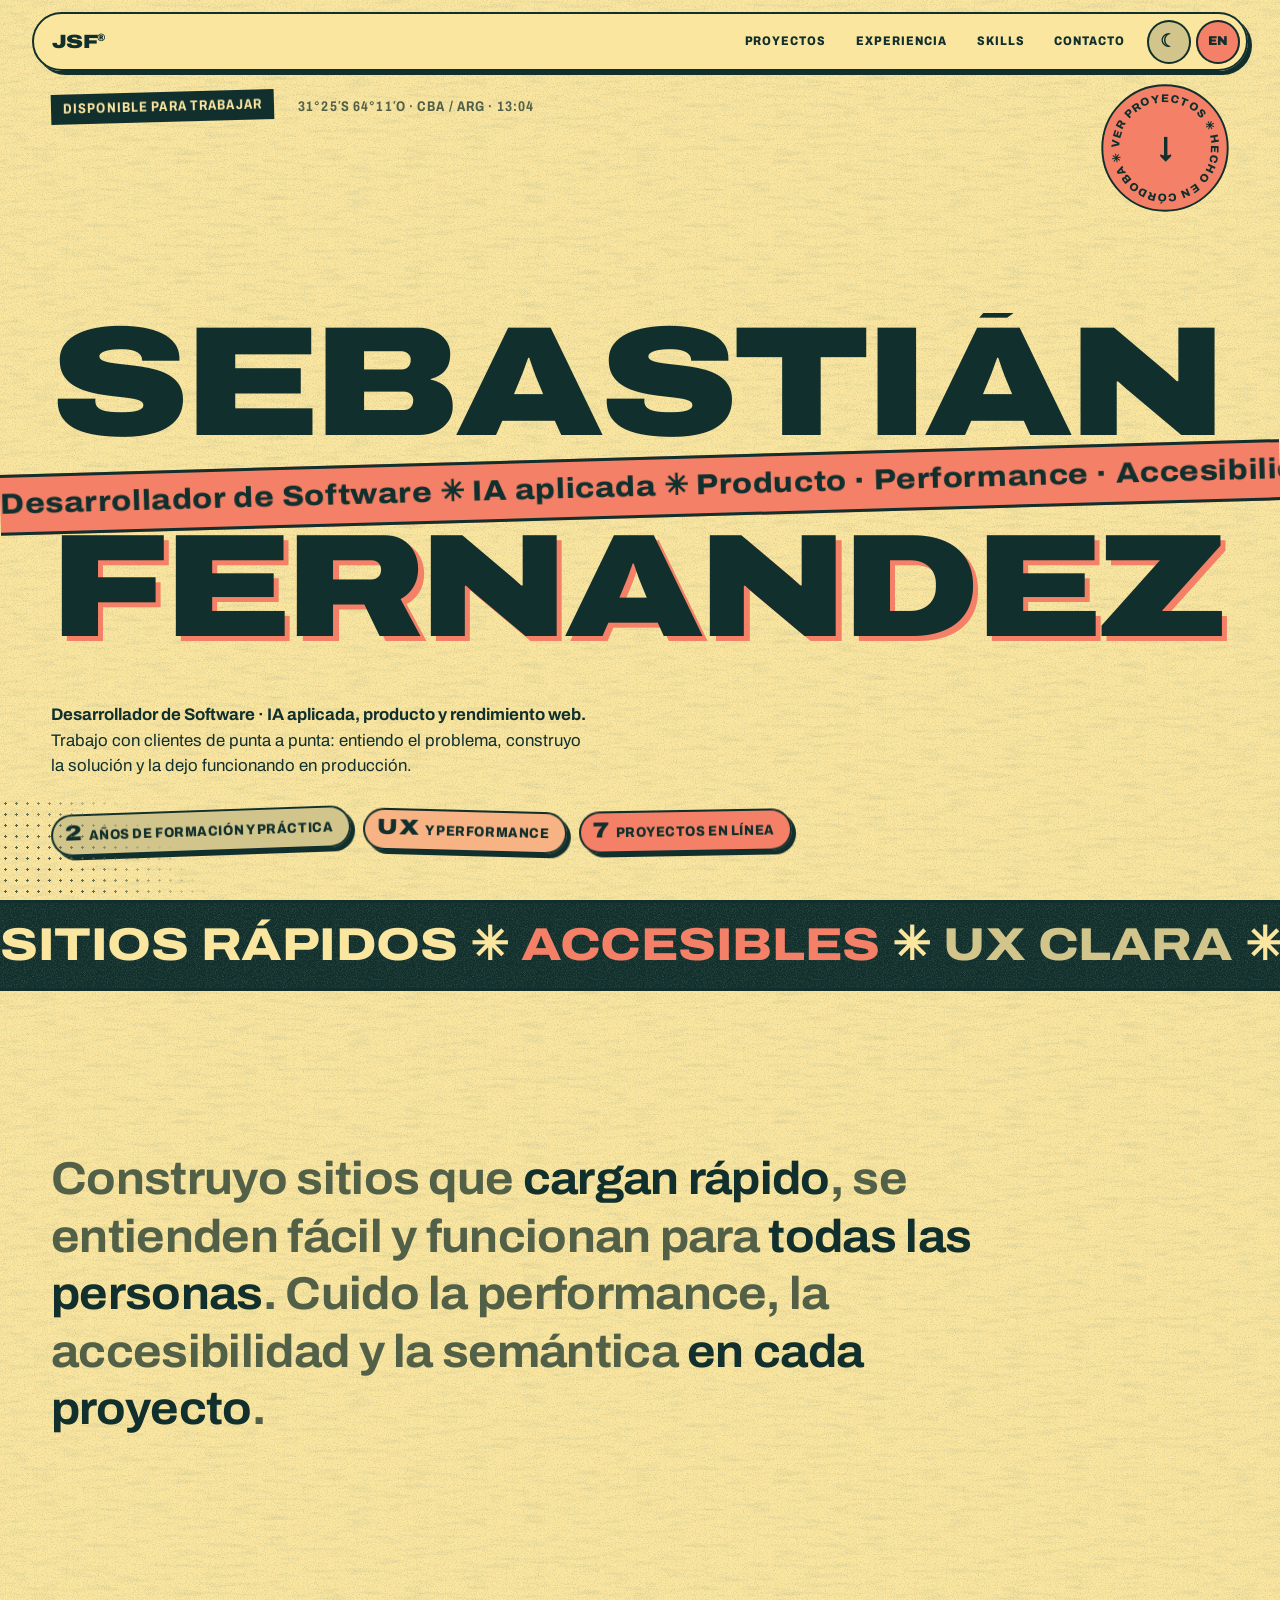
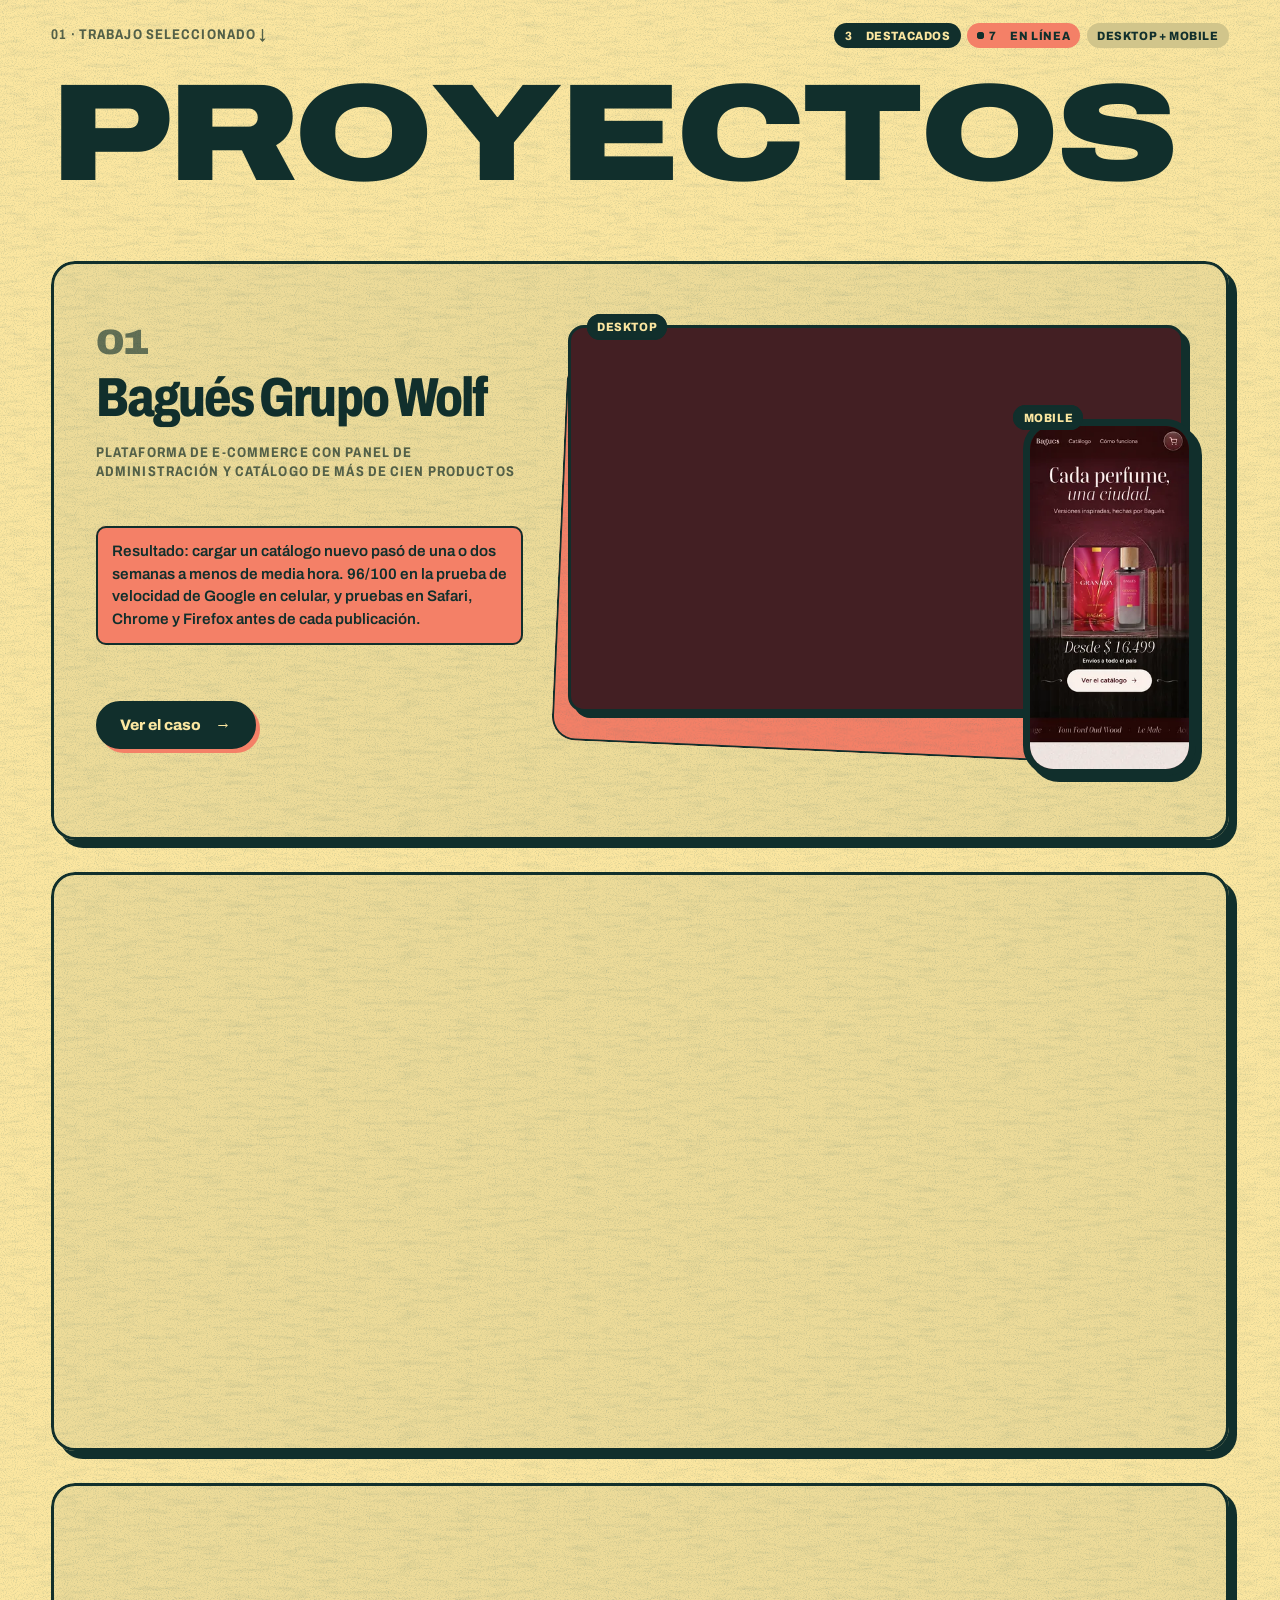
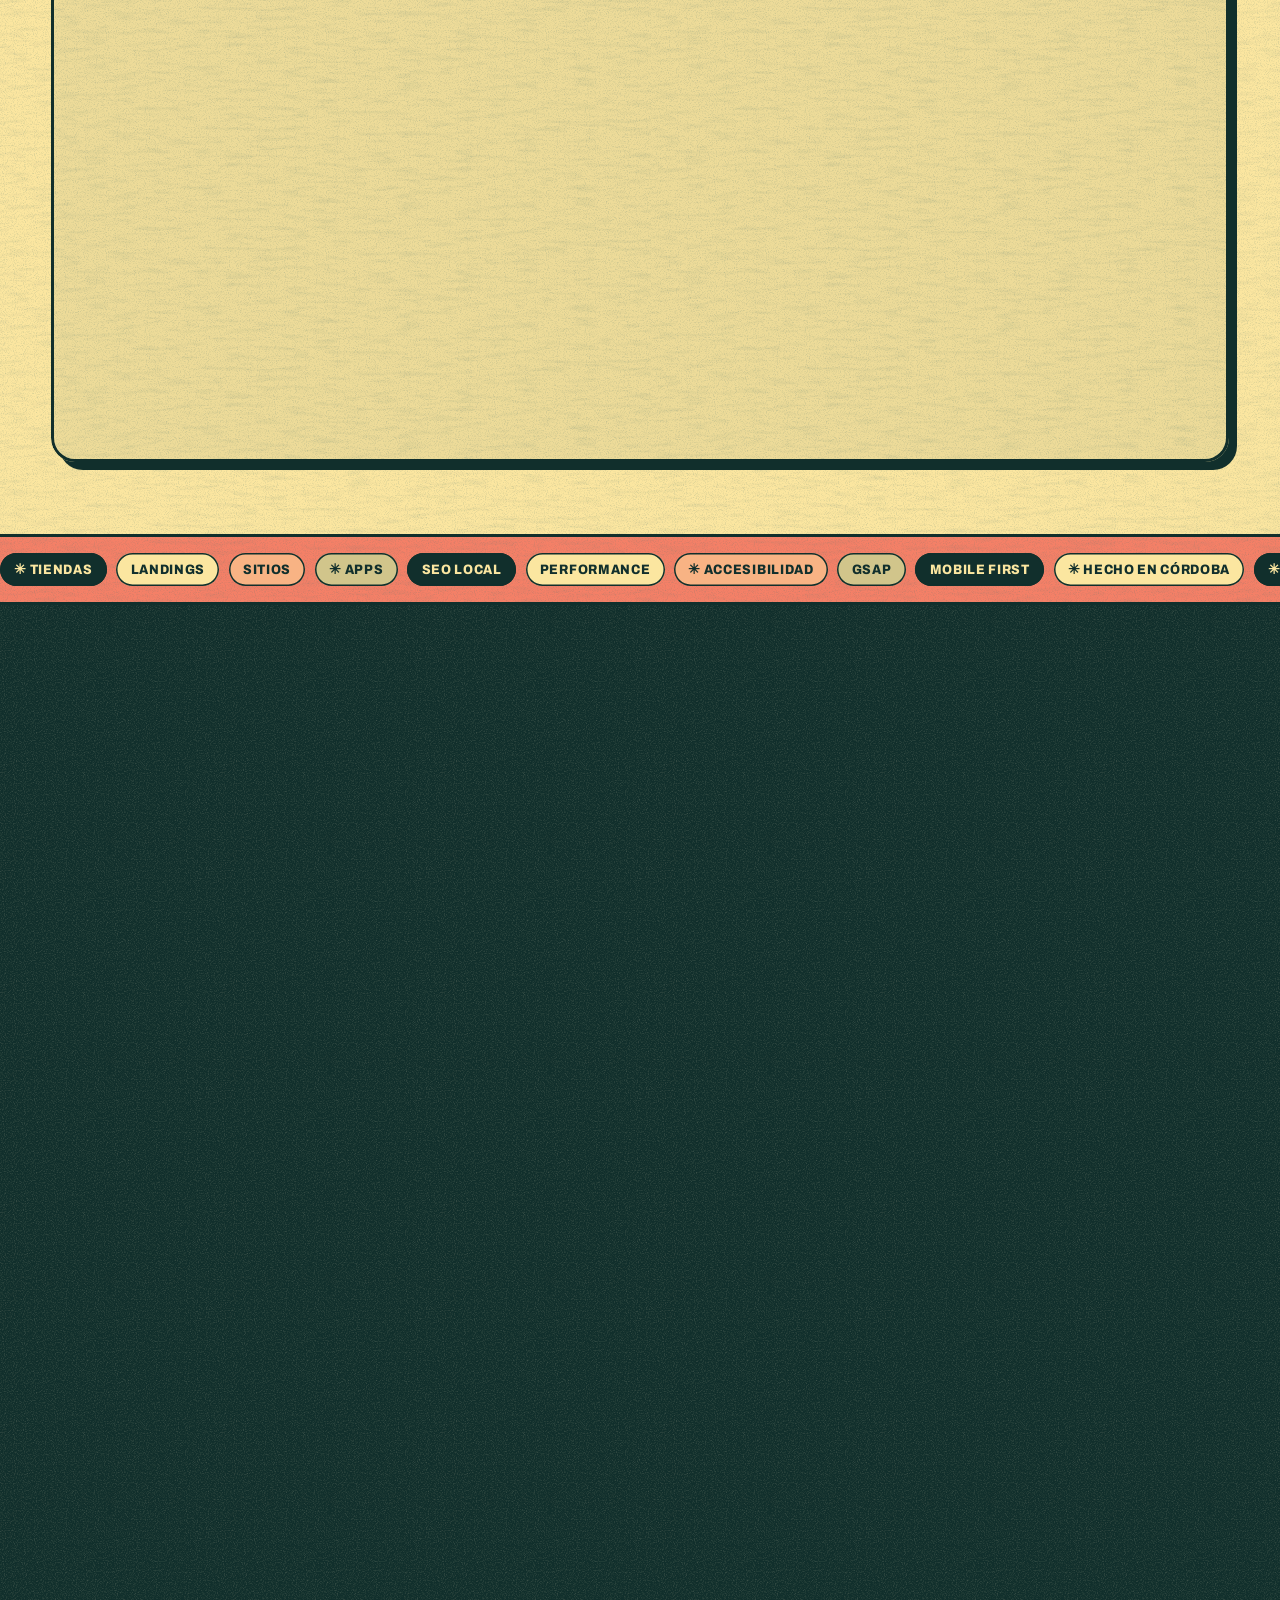
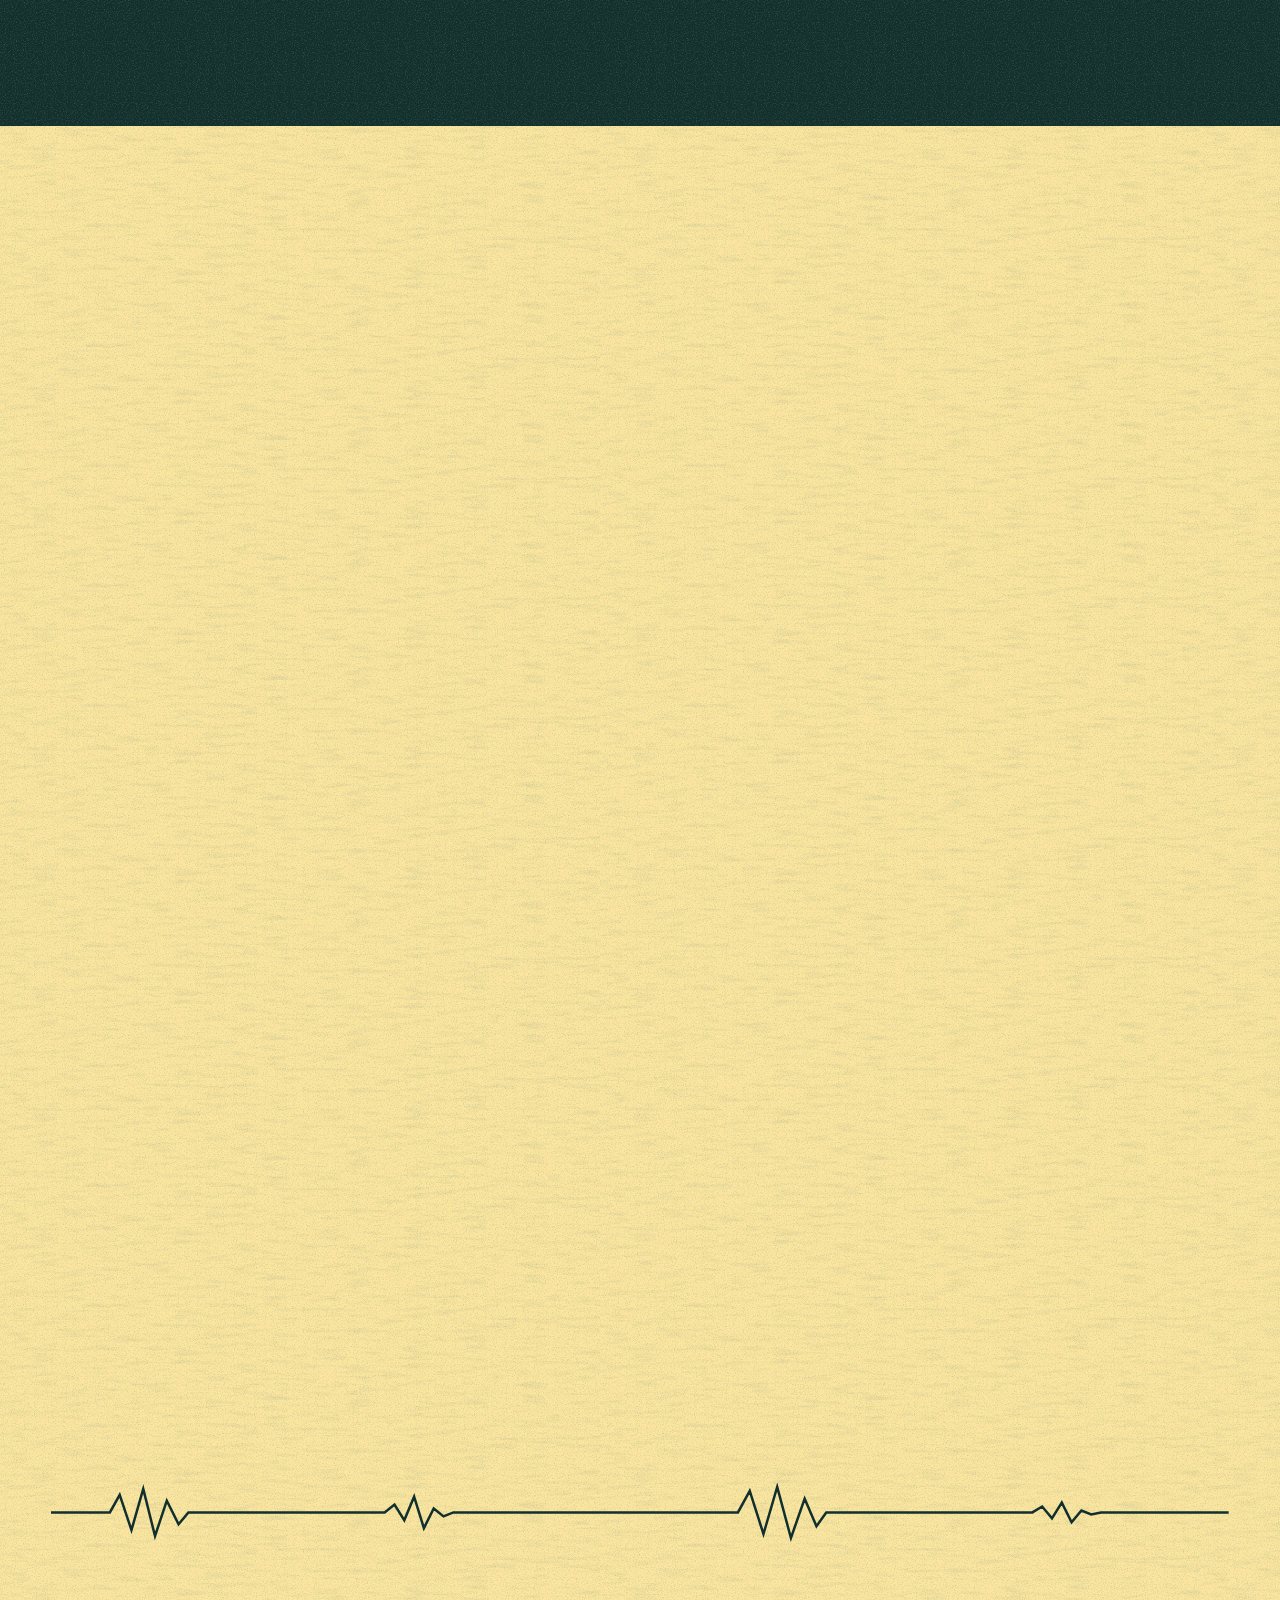
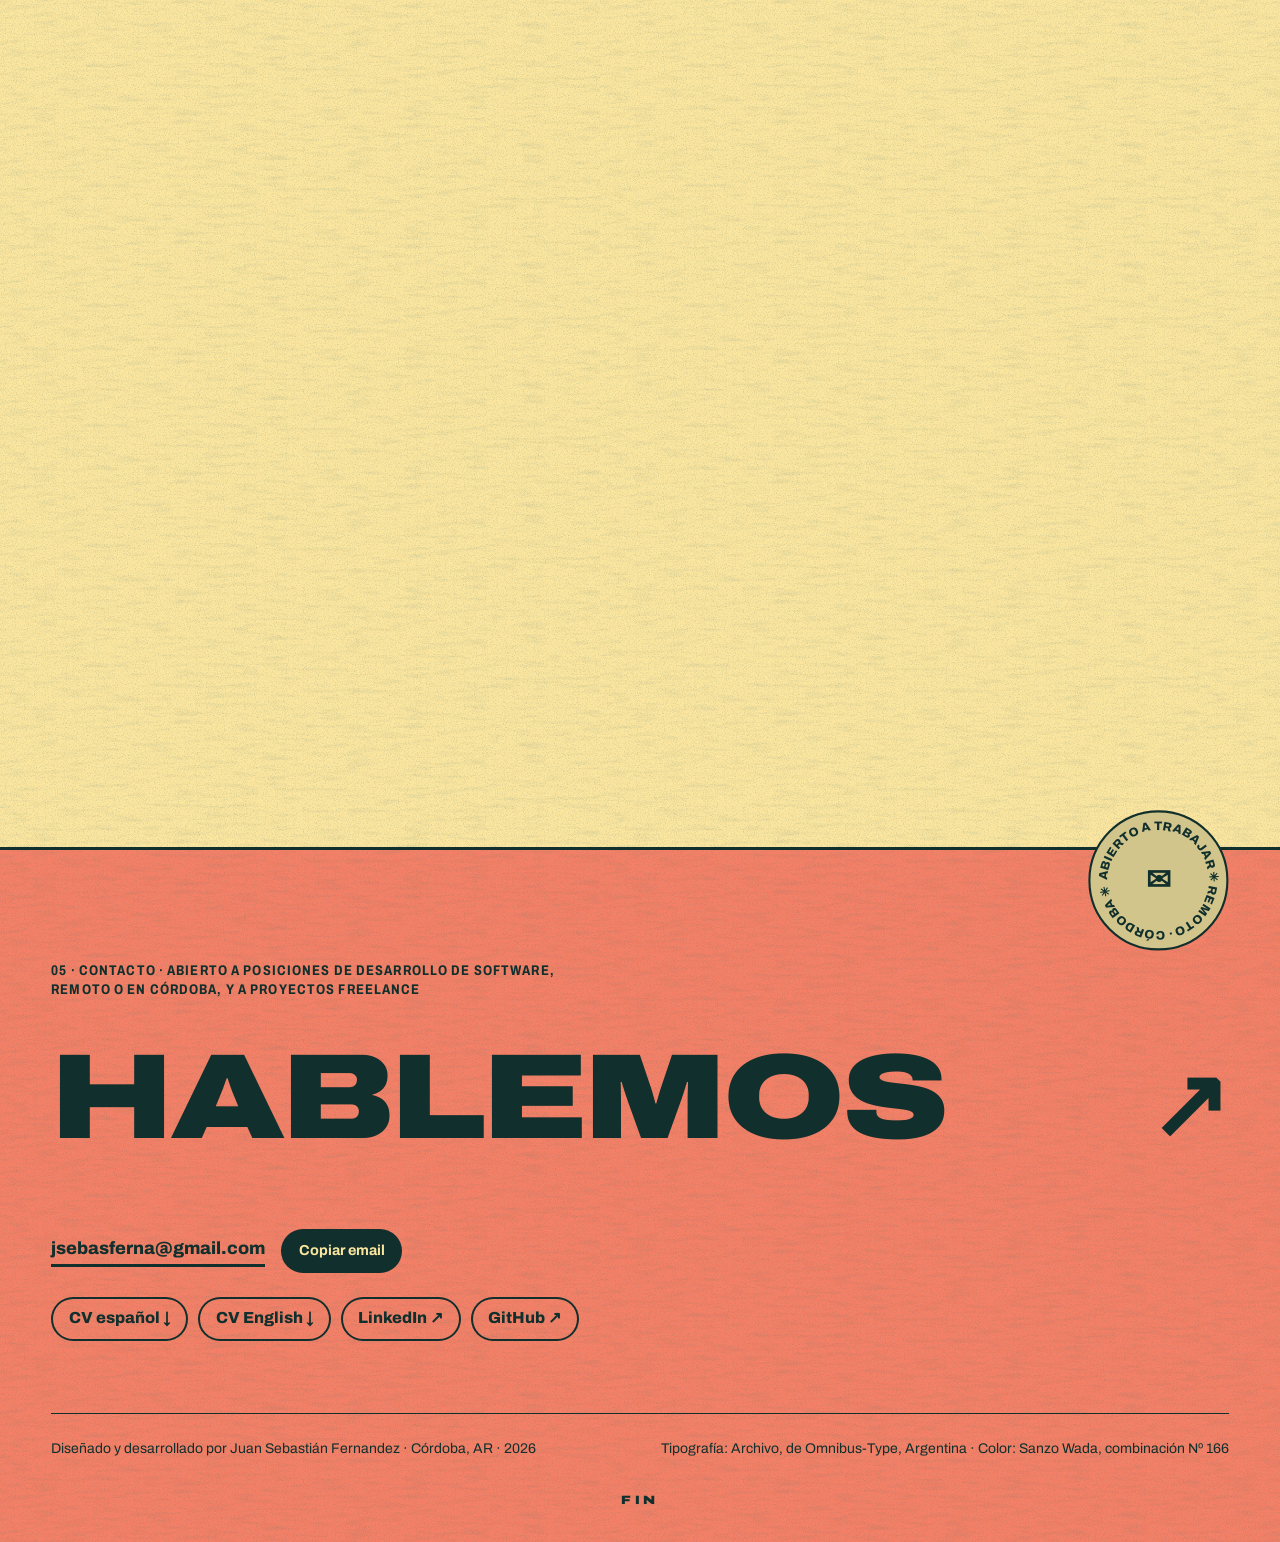
<file: index.html>
<!DOCTYPE html>
<html lang="es" class="no-js">
<head>
  <meta charset="UTF-8">
  <meta name="viewport" content="width=device-width, initial-scale=1.0, viewport-fit=cover">
  <title>Juan Sebastián Fernandez · Desarrollador de Software</title>
  <meta name="description" content="Juan Sebastián Fernandez, Desarrollador de Software en Córdoba, Argentina. IA aplicada, producto y rendimiento web, desde el relevamiento hasta la producción.">
  <meta name="author" content="Juan Sebastián Fernandez">
  <meta name="keywords" content="desarrollador de software, software engineer, IA aplicada, Córdoba, Argentina, HTML, CSS, JavaScript, React, Supabase, GSAP, performance, accesibilidad, Vercel">
  <meta name="robots" content="index, follow, max-image-preview:large">
  <meta name="theme-color" content="#FBE6A0" media="(prefers-color-scheme: light)">
  <meta name="theme-color" content="#112F2C" media="(prefers-color-scheme: dark)">
  <meta name="color-scheme" content="light dark">
  <link rel="canonical" href="https://juansebastianfernandez-dev.vercel.app/">

  <!-- Open Graph -->
  <meta property="og:site_name" content="JSF® Portfolio">
  <meta property="og:title" content="Juan Sebastián Fernandez · Desarrollador de Software">
  <meta property="og:description" content="Desarrollador de Software en Córdoba, Argentina. IA aplicada, producto y rendimiento web.">
  <meta property="og:type" content="website">
  <meta property="og:locale" content="es_AR">
  <meta property="og:locale:alternate" content="en_US">
  <meta property="og:url" content="https://juansebastianfernandez-dev.vercel.app/">
  <meta property="og:image" content="https://juansebastianfernandez-dev.vercel.app/og-2026-11.png">
  <meta property="og:image:secure_url" content="https://juansebastianfernandez-dev.vercel.app/og-2026-11.png">
  <meta property="og:image:type" content="image/png">
  <meta property="og:image:width" content="1200">
  <meta property="og:image:height" content="630">
  <meta property="og:image:alt" content="JSF®, portafolio de Juan Sebastián Fernandez, Desarrollador de Software en Córdoba, Argentina">

  <!-- Twitter / X -->
  <meta name="twitter:card" content="summary_large_image">
  <meta name="twitter:title" content="Juan Sebastián Fernandez · Desarrollador de Software">
  <meta name="twitter:description" content="Desarrollador de Software en Córdoba, Argentina. IA aplicada, producto y rendimiento web.">
  <meta name="twitter:image" content="https://juansebastianfernandez-dev.vercel.app/og-2026-11.png">
  <meta name="twitter:image:alt" content="JSF®, portafolio de Juan Sebastián Fernandez, Desarrollador de Software">

  <!-- Favicon: SF propio -->
  <link rel="icon" type="image/png" sizes="32x32" href="/favicon-32.png">
  <link rel="icon" type="image/png" sizes="512x512" href="/favicon.png">
  <link rel="apple-touch-icon" sizes="180x180" href="/apple-touch-icon.png">

  <!-- Tema antes del primer paint: sin flash -->
  <script>
    (function () {
      document.documentElement.classList.remove('no-js');
      document.documentElement.classList.add('js', 'has-js');
      try {
        var t = localStorage.getItem('jsf-theme');
        if (!t) t = matchMedia('(prefers-color-scheme: dark)').matches ? 'dark' : 'light';
        document.documentElement.setAttribute('data-theme', t);
      } catch (e) { document.documentElement.setAttribute('data-theme', 'light'); }
    })();
  </script>

  <!-- Tipografía: Archivo variable (Omnibus-Type, Argentina) -->
  <!-- Archivo variable, servida desde el mismo dominio (sin la hoja de Google que bloqueaba el primer pintado) -->
  <link rel="preload" href="/fonts/archivo-var.woff2" as="font" type="font/woff2" crossorigin>

  <link rel="preload" as="style" href="css/styles.css">
  <link rel="stylesheet" href="css/styles.css">

  <!-- JSON-LD: Person + WebSite para SEO/rich results -->
  <script type="application/ld+json">
  {
    "@context": "https://schema.org",
    "@graph": [
      {
        "@type": "Person",
        "@id": "https://juansebastianfernandez-dev.vercel.app/#person",
        "name": "Juan Sebastián Fernandez",
        "alternateName": "Sebas Fernandez",
        "url": "https://juansebastianfernandez-dev.vercel.app/",
        "image": "https://juansebastianfernandez-dev.vercel.app/og-2026-11.png",
        "jobTitle": ["Desarrollador de Software", "Software Engineer"],
        "description": "Desarrollador de Software en Córdoba, Argentina. IA aplicada, producto y rendimiento web, desde el relevamiento hasta la producción.",
        "email": "mailto:jsebasferna@gmail.com",
        "address": {
          "@type": "PostalAddress",
          "addressLocality": "Córdoba",
          "addressRegion": "Córdoba",
          "addressCountry": "AR"
        },
        "sameAs": [
          "https://github.com/Seba-fernandez",
          "https://www.linkedin.com/in/juansebastian-fernandez/"
        ],
        "knowsAbout": ["HTML5", "CSS3", "JavaScript", "TypeScript", "React", "Next.js", "Astro", "Supabase", "GSAP", "PWA", "IA aplicada", "Performance web", "Accesibilidad", "SEO técnico"]
      },
      {
        "@type": "WebSite",
        "@id": "https://juansebastianfernandez-dev.vercel.app/#website",
        "url": "https://juansebastianfernandez-dev.vercel.app/",
        "name": "JSF® Portfolio",
        "inLanguage": "es-AR",
        "author": { "@id": "https://juansebastianfernandez-dev.vercel.app/#person" },
        "publisher": { "@id": "https://juansebastianfernandez-dev.vercel.app/#person" }
      }
    ]
  }
  </script>
</head>
<body>

  <a class="skip-link" href="#main" data-i18n="skip">Saltar al contenido</a>
  <div class="cursor" aria-hidden="true"><span class="cursor__pill" aria-hidden="true"></span></div>

  <!-- Defs SVG globales (path del texto circular de los badges) -->
  <svg width="0" height="0" style="position:absolute" aria-hidden="true" focusable="false">
    <defs><path id="circ" d="M100,100 m-72,0 a72,72 0 1,1 144,0 a72,72 0 1,1 -144,0"/></defs>
  </svg>

  <!-- ════════ NAV · barra flotante con tema e idioma ════════ -->
  <header class="nav" aria-label="Navegación principal" data-i18n-aria="aria.nav">
    <a class="nav__logo" href="#main" aria-label="Inicio · JSF · Sebastián Fernandez" data-i18n-aria="aria.home"><span class="nav__logo-short">JSF<sup>®</sup></span><span class="nav__logo-full" aria-hidden="true">Sebastián Fernandez</span></a>
    <nav class="nav__links" aria-label="Secciones" data-i18n-aria="aria.sections">
      <a class="nav__link nav__link--hide-xs" href="#projects" data-i18n="nav.projects">Proyectos</a>
      <a class="nav__link nav__link--hide-sm" href="#experience" data-i18n="nav.experience">Experiencia</a>
      <a class="nav__link nav__link--hide-xs" href="#skills">Skills</a>
      <a class="nav__link" href="#contact" data-i18n="nav.contact">Contacto</a>
    </nav>
    <div class="nav__tools">
      <button class="tool tool--theme" id="themeToggle" type="button"
              aria-label="Cambiar a modo oscuro" data-i18n-aria="theme.toDark">
        <span class="tool__icon" aria-hidden="true">☾</span>
      </button>
      <button class="tool tool--lang" id="langToggle" type="button"
              aria-label="EN · Switch to English" lang="en">
        <span class="tool__word" aria-hidden="true" id="langLabel">EN</span>
      </button>
    </div>
  </header>

  <main id="main">

    <!-- ════════ HERO ════════ -->
    <section class="hero" aria-label="Presentación" data-i18n-aria="aria.hero">
      <div class="hero__top">
        <p class="avail label" data-i18n="hero.avail">Disponible para trabajar</p>
        <p class="hero__coords label" aria-hidden="true">31°25′S 64°11′O · CBA / ARG<time class="hero__time" id="cbaTime" datetime=""> · 00:00</time></p>
      </div>

      <span class="badge hero__badge" aria-hidden="true">
        <span class="badge__spin"><svg viewBox="0 0 200 200">
          <circle cx="100" cy="100" r="98"/>
          <text class="badge__text"><textPath href="#circ" textLength="446" lengthAdjust="spacing" data-i18n="hero.badge">VER PROYECTOS ✳ HECHO EN CÓRDOBA ✳</textPath></text>
        </svg></span>
        <svg class="badge__mid" viewBox="0 0 200 200"><text x="100" y="112" text-anchor="middle" class="badge__center">↓</text></svg>
      </span>

      <h1 class="hero__title display">
        <span class="hero__line" data-split data-fit style="--fit-k: 0.1325">Sebastián</span>
        <span class="hero__strip" aria-hidden="true"><span class="hero__strip-inner" data-i18n="hero.strip">Desarrollador de Software ✳ IA aplicada ✳ Producto · Performance · Accesibilidad ✳&nbsp;</span></span>
        <span class="hero__line hero__line--alt" data-split data-fit style="--fit-k: 0.1244">Fernandez</span>
        <span class="sr-only" data-i18n="hero.sr">, Desarrollador de Software orientado a IA aplicada y producto</span>
      </h1>

      <div class="hero__bottom">
        <p class="hero__intro" data-i18n-html="hero.intro">
          <strong>Desarrollador de Software · IA aplicada, producto y rendimiento web.</strong> Trabajo con clientes de punta a punta: entiendo el problema, construyo la solución y la dejo funcionando en producción.
        </p>
        <ul class="hero__stats" aria-label="Datos rápidos" data-i18n-aria="aria.stats">
          <li class="stat stat--sage"><span class="stat__n">2</span> <span data-i18n="hero.years">años de formación y práctica</span></li>
          <li class="stat stat--peach"><span class="stat__n">UX</span> <span data-i18n="hero.ux">y performance</span></li>
          <li class="stat stat--coral"><span class="stat__n" data-count="live">7</span> <span data-i18n="hero.live">proyectos en línea</span></li>
        </ul>
      </div>
    </section>

    <!-- ════════ MARQUEE ════════ -->
    <div class="marquee marquee--ink" aria-hidden="true">
      <div class="marquee__track" data-i18n-html="marquee">
        <span><i class="c-naples">Sitios rápidos</i> ✳ <i class="c-coral">Accesibles</i> ✳ <i class="c-sage">UX clara</i> ✳ <i class="c-peach">HTML · CSS · JS · React</i> ✳ <i class="c-naples">Hecho en Córdoba</i> ✳&nbsp;</span><span><i class="c-naples">Sitios rápidos</i> ✳ <i class="c-coral">Accesibles</i> ✳ <i class="c-sage">UX clara</i> ✳ <i class="c-peach">HTML · CSS · JS · React</i> ✳ <i class="c-naples">Hecho en Córdoba</i> ✳&nbsp;</span>
      </div>
    </div>

    <!-- ════════ MANIFIESTO ════════ -->
    <section class="manifesto" aria-label="Manifiesto" data-i18n-aria="aria.manifesto">
      <p class="manifesto__text" data-words data-i18n-html="manifesto">
        Construyo sitios que <mark class="mk mk--coral">cargan rápido</mark>, se entienden fácil y funcionan para <mark class="mk mk--sage">todas las personas</mark>. Cuido la performance, la accesibilidad y la semántica <mark class="mk mk--peach">en cada proyecto</mark>.
      </p>
    </section>

    <!-- ════════ PROYECTOS DESTACADOS ════════
         Generados desde data/projects.json → node scripts/build-projects.mjs -->
    <section class="work" id="projects" aria-labelledby="work-title">
      <div class="section-head">
        <p class="label section-head__tag"><span data-i18n="projects.tag">01 · Trabajo seleccionado</span> ↓</p>
        <ul class="section-head__tags" aria-hidden="true">
          <li class="tag tag--ink"><span data-count="featured">3</span>&nbsp;<span data-i18n="projects.featured">destacados</span></li>
          <li class="tag tag--coral"><span class="dot"></span><span data-count="live">7</span>&nbsp;<span data-i18n="projects.live">en línea</span></li>
          <li class="tag tag--sage">Desktop + mobile</li>
        </ul>
      </div>
      <h2 class="giant-title display" id="work-title" data-split data-fit data-fit-max="0.8" data-i18n="projects.title">Proyectos</h2>
      <!-- build:featured:start -->
      <article class="case" id="p-bagues" style="--accent: var(--coral)" aria-labelledby="t-bagues">
        <div class="case__media">
          <figure class="shot-d" style="--ph: #431f23">
            <button class="shot-btn" type="button" data-open="bagues" data-shot-pref="d">
              <span class="sr-only" data-i18n="btn.zoom">Ampliar</span>
              <img src="img/p/bagues-d-1440.webp" srcset="img/p/bagues-d-960.webp 960w, img/p/bagues-d-1440.webp 1440w, img/p/bagues-d-2160.webp 2160w, img/p/bagues-d-2880.webp 2880w"
                   sizes="(min-width: 1024px) min(56vw, 780px), 100vw" width="2880" height="1800"
                   loading="lazy" decoding="async" alt="Captura desktop de la tienda Bagués Grupo Wolf" data-pa="bagues:d">
            </button>
            <figcaption class="tag tag--ink shot-label" data-i18n="label.desktop">Desktop</figcaption>
          </figure>
          <figure class="shot-m">
            <figcaption class="tag tag--ink shot-label" data-i18n="label.mobile">Mobile</figcaption>
            <button class="phone shot-btn" type="button" data-open="bagues" data-shot-pref="m" style="--ph: #431f23">
              <span class="sr-only" data-i18n="btn.zoom">Ampliar</span>
              <picture>
                <source media="(max-width: 700px)" srcset="img/p/bagues-c-390.webp 390w, img/p/bagues-c-640.webp 640w, img/p/bagues-c-780.webp 780w" sizes="calc(100vw - 48px)">
                <img src="img/p/bagues-m-780.webp" srcset="img/p/bagues-m-240.webp 240w, img/p/bagues-m-390.webp 390w, img/p/bagues-m-780.webp 780w, img/p/bagues-m-1170.webp 1170w"
                     sizes="(max-width: 1023px) 124px, min(12.5vw, 186px)" width="1170" height="2532"
                     loading="lazy" decoding="async" alt="Captura mobile de la tienda Bagués Grupo Wolf" data-pa="bagues:m">
              </picture>
            </button>
          </figure>
        </div>
        <div class="case__info">
          <div class="case__head">
            <span class="case__num" aria-hidden="true">01</span>
            <h3 class="case__title" id="t-bagues" data-pf="bagues:name">Bagués Grupo Wolf</h3>
          </div>
            <span class="label case__kicker" data-pf="bagues:kicker">Plataforma de e-commerce con panel de administración y catálogo de más de cien productos</span>
          <p class="case__note" data-pf="bagues:note">Resultado: cargar un catálogo nuevo pasó de una o dos semanas a menos de media hora. 96/100 en la prueba de velocidad de Google en celular, y pruebas en Safari, Chrome y Firefox antes de cada publicación.</p>
          <div class="case__actions case__actions--entrada">
            <button class="btn case__abrir" type="button" data-open="bagues">
              <span data-i18n="btn.case">Ver el caso</span><span class="sr-only"> · <span data-pf="bagues:name">Bagués Grupo Wolf</span></span>
              <span class="case__abrir-ico" aria-hidden="true">→</span>
            </button>
          </div>
        </div>
      </article>

      <article class="case" id="p-cespad" style="--accent: var(--sage)" aria-labelledby="t-cespad">
        <div class="case__media">
          <figure class="shot-d" style="--ph: #303530">
            <button class="shot-btn" type="button" data-open="cespad" data-shot-pref="d">
              <span class="sr-only" data-i18n="btn.zoom">Ampliar</span>
              <img src="img/p/cespad-d-1440.webp" srcset="img/p/cespad-d-960.webp 960w, img/p/cespad-d-1440.webp 1440w, img/p/cespad-d-2160.webp 2160w, img/p/cespad-d-2880.webp 2880w"
                   sizes="(min-width: 1024px) min(56vw, 780px), 100vw" width="2880" height="1800"
                   loading="lazy" decoding="async" alt="Captura desktop de el sitio Grupo CESPAD" data-pa="cespad:d">
            </button>
            <figcaption class="tag tag--ink shot-label" data-i18n="label.desktop">Desktop</figcaption>
          </figure>
          <figure class="shot-m">
            <figcaption class="tag tag--ink shot-label" data-i18n="label.mobile">Mobile</figcaption>
            <button class="phone shot-btn" type="button" data-open="cespad" data-shot-pref="m" style="--ph: #303530">
              <span class="sr-only" data-i18n="btn.zoom">Ampliar</span>
              <picture>
                <source media="(max-width: 700px)" srcset="img/p/cespad-c-390.webp 390w, img/p/cespad-c-640.webp 640w, img/p/cespad-c-780.webp 780w" sizes="calc(100vw - 48px)">
                <img src="img/p/cespad-m-780.webp" srcset="img/p/cespad-m-240.webp 240w, img/p/cespad-m-390.webp 390w, img/p/cespad-m-780.webp 780w, img/p/cespad-m-1170.webp 1170w"
                     sizes="(max-width: 1023px) 124px, min(12.5vw, 186px)" width="1170" height="2532"
                     loading="lazy" decoding="async" alt="Captura mobile de el sitio Grupo CESPAD" data-pa="cespad:m">
              </picture>
            </button>
          </figure>
        </div>
        <div class="case__info">
          <div class="case__head">
            <span class="case__num" aria-hidden="true">02</span>
            <h3 class="case__title" id="t-cespad" data-pf="cespad:name">Grupo CESPAD</h3>
          </div>
            <span class="label case__kicker" data-pf="cespad:kicker">Sitio corporativo para una empresa de césped sintético deportivo</span>
          <div class="case__actions case__actions--entrada">
            <button class="btn case__abrir" type="button" data-open="cespad">
              <span data-i18n="btn.case">Ver el caso</span><span class="sr-only"> · <span data-pf="cespad:name">Grupo CESPAD</span></span>
              <span class="case__abrir-ico" aria-hidden="true">→</span>
            </button>
          </div>
        </div>
      </article>

      <article class="case" id="p-oratoria" style="--accent: var(--peach)" aria-labelledby="t-oratoria">
        <div class="case__media">
          <figure class="shot-d" style="--ph: #f1ece1">
            <button class="shot-btn" type="button" data-open="oratoria" data-shot-pref="d">
              <span class="sr-only" data-i18n="btn.zoom">Ampliar</span>
              <img src="img/p/oratoria-d-1440.webp" srcset="img/p/oratoria-d-960.webp 960w, img/p/oratoria-d-1440.webp 1440w, img/p/oratoria-d-2160.webp 2160w, img/p/oratoria-d-2880.webp 2880w"
                   sizes="(min-width: 1024px) min(56vw, 780px), 100vw" width="2880" height="1800"
                   loading="lazy" decoding="async" alt="Captura desktop de la app Checklist de Oratoria" data-pa="oratoria:d">
            </button>
            <figcaption class="tag tag--ink shot-label" data-i18n="label.desktop">Desktop</figcaption>
          </figure>
          <figure class="shot-m">
            <figcaption class="tag tag--ink shot-label" data-i18n="label.mobile">Mobile</figcaption>
            <button class="phone shot-btn" type="button" data-open="oratoria" data-shot-pref="m" style="--ph: #f1ece1">
              <span class="sr-only" data-i18n="btn.zoom">Ampliar</span>
              <picture>
                <source media="(max-width: 700px)" srcset="img/p/oratoria-c-390.webp 390w, img/p/oratoria-c-640.webp 640w, img/p/oratoria-c-780.webp 780w" sizes="calc(100vw - 48px)">
                <img src="img/p/oratoria-m-780.webp" srcset="img/p/oratoria-m-240.webp 240w, img/p/oratoria-m-390.webp 390w, img/p/oratoria-m-780.webp 780w, img/p/oratoria-m-1170.webp 1170w"
                     sizes="(max-width: 1023px) 124px, min(12.5vw, 186px)" width="1170" height="2532"
                     loading="lazy" decoding="async" alt="Captura mobile de la app Checklist de Oratoria" data-pa="oratoria:m">
              </picture>
            </button>
          </figure>
        </div>
        <div class="case__info">
          <div class="case__head">
            <span class="case__num" aria-hidden="true">03</span>
            <h3 class="case__title" id="t-oratoria" data-pf="oratoria:name">Checklist de Oratoria</h3>
          </div>
            <span class="label case__kicker" data-pf="oratoria:kicker">Aplicación web con IA para entrenamiento de oratoria</span>
          <div class="case__actions case__actions--entrada">
            <button class="btn case__abrir" type="button" data-open="oratoria">
              <span data-i18n="btn.case">Ver el caso</span><span class="sr-only"> · <span data-pf="oratoria:name">Checklist de Oratoria</span></span>
              <span class="case__abrir-ico" aria-hidden="true">→</span>
            </button>
          </div>
        </div>
      </article>
      <!-- build:featured:end -->
    </section>

    <!-- Franja: tipos de trabajo -->
    <div class="band" aria-hidden="true">
      <div class="band__track" data-i18n-html="band">
        <span><b class="tag tag--ink">✳ Tiendas</b><b class="tag tag--naples">Landings</b><b class="tag tag--peach">Sitios</b><b class="tag tag--sage">✳ Apps</b><b class="tag tag--ink">SEO local</b><b class="tag tag--naples">Performance</b><b class="tag tag--peach">✳ Accesibilidad</b><b class="tag tag--sage">GSAP</b><b class="tag tag--ink">Mobile first</b><b class="tag tag--naples">✳ Hecho en Córdoba</b></span><span><b class="tag tag--ink">✳ Tiendas</b><b class="tag tag--naples">Landings</b><b class="tag tag--peach">Sitios</b><b class="tag tag--sage">✳ Apps</b><b class="tag tag--ink">SEO local</b><b class="tag tag--naples">Performance</b><b class="tag tag--peach">✳ Accesibilidad</b><b class="tag tag--sage">GSAP</b><b class="tag tag--ink">Mobile first</b><b class="tag tag--naples">✳ Hecho en Córdoba</b></span>
      </div>
    </div>

    <!-- ════════ ARCHIVO ════════ -->
    <section class="archive" id="archive" aria-labelledby="arc-title">
      <div class="archive__inner">
        <p class="label archive__eyebrow" data-i18n="archive.tag">02 · Otros trabajos</p>
        <div class="archive__head">
          <h2 class="archive__title display" id="arc-title" data-i18n="archive.title">Más proyectos</h2>
          <div class="archive__tools">
            <p class="filters__count" id="fCount" aria-live="polite" aria-atomic="true"></p>
            <div class="view-switch js-only" role="group" aria-label="Vista" data-i18n-aria="aria.view">
              <button class="pill-btn is-on" type="button" data-view="list" aria-pressed="true"><span aria-hidden="true">☰</span>&nbsp;<span data-i18n="archive.list">Lista</span></button>
              <button class="pill-btn" type="button" data-view="grid" aria-pressed="false"><span aria-hidden="true">▦</span>&nbsp;<span data-i18n="archive.grid">Grilla</span></button>
            </div>
          </div>
        </div>

        <div class="filters js-only">
          <div class="filters__row">
            <span class="label filters__label" aria-hidden="true" data-i18n="archive.byType">Tipo</span>
            <div class="filters__chips" id="fType" role="group" aria-label="Filtrar por tipo de web" data-i18n-aria="aria.byType"></div>
          </div>
          <div class="filters__row">
            <span class="label filters__label" aria-hidden="true" data-i18n="archive.byFocus">Enfoque</span>
            <div class="filters__chips" id="fFocus" role="group" aria-label="Filtrar por enfoque" data-i18n-aria="aria.byFocus"></div>
          </div>
        </div>

        <ul class="arc-list" id="arcList"><!-- build:archive:start -->
          <li class="arc-item" data-type="landing" data-focus="diseno motion perf">
            <a class="arc-row" href="https://piccino-bakery.vercel.app/" target="_blank" rel="noopener" data-open="piccino">
              <span class="arc-row__num">04</span>
              <span class="arc-row__main">
                <span class="arc-row__name" data-pf="piccino:name">Piccino bakery</span>
                <span class="arc-row__tags"><span class="tag tag--ink" data-pt="origin:comercio">Comercio local</span><span class="tag tag--coral"><span class="dot" aria-hidden="true"></span><span data-i18n="tag.live">En línea</span></span><span class="tag tag--sage" data-pt="focus:diseno">Diseño visual</span><span class="tag tag--sage" data-pt="focus:motion">Animación</span><span class="tag tag--sage" data-pt="focus:perf">Carga rápida</span></span>
              </span>
              <span class="arc-row__type"><span class="tag tag--line" data-pt="type:landing">Landing</span></span>
              <span class="arc-row__thumbs" aria-hidden="true" style="--ph: #a3674d">
                <img class="arc-row__d" src="img/p/piccino-d-480.webp" srcset="img/p/piccino-d-480.webp 480w, img/p/piccino-d-960.webp 960w" sizes="(min-width: 900px) 30vw, 60vw" width="480" height="300" loading="lazy" decoding="async" alt="">
                <img class="arc-row__m" src="img/p/piccino-m-390.webp" width="390" height="844" loading="lazy" decoding="async" alt="">
              </span>
              <span class="arc-row__go" aria-hidden="true">↗</span>
            </a>
          </li>

          <li class="arc-item" data-type="landing" data-focus="conversion js">
            <a class="arc-row" href="https://greenset-landing.vercel.app/" target="_blank" rel="noopener" data-open="greenset">
              <span class="arc-row__num">05</span>
              <span class="arc-row__main">
                <span class="arc-row__name" data-pf="greenset:name">Greenset Court</span>
                <span class="arc-row__tags"><span class="tag tag--ink" data-pt="origin:cliente">Cliente</span><span class="tag tag--coral"><span class="dot" aria-hidden="true"></span><span data-i18n="tag.live">En línea</span></span><span class="tag tag--sage" data-pt="focus:conversion">Más consultas</span><span class="tag tag--sage" data-pt="focus:js">Sin frameworks</span></span>
              </span>
              <span class="arc-row__type"><span class="tag tag--line" data-pt="type:landing">Landing</span></span>
              <span class="arc-row__thumbs" aria-hidden="true" style="--ph: #45554c">
                <img class="arc-row__d" src="img/p/greenset-d-480.webp" srcset="img/p/greenset-d-480.webp 480w, img/p/greenset-d-960.webp 960w" sizes="(min-width: 900px) 30vw, 60vw" width="480" height="300" loading="lazy" decoding="async" alt="">
                <img class="arc-row__m" src="img/p/greenset-m-390.webp" width="390" height="844" loading="lazy" decoding="async" alt="">
              </span>
              <span class="arc-row__go" aria-hidden="true">↗</span>
            </a>
          </li>

          <li class="arc-item" data-type="sitio" data-focus="js">
            <a class="arc-row" href="https://blog-cafe-beige.vercel.app/" target="_blank" rel="noopener" data-open="cafe">
              <span class="arc-row__num">06</span>
              <span class="arc-row__main">
                <span class="arc-row__name" data-pf="cafe:name">Blog de Café</span>
                <span class="arc-row__tags"><span class="tag tag--ink" data-pt="origin:estudio">Proyecto propio</span><span class="tag tag--coral"><span class="dot" aria-hidden="true"></span><span data-i18n="tag.live">En línea</span></span><span class="tag tag--sage" data-pt="focus:js">Sin frameworks</span></span>
              </span>
              <span class="arc-row__type"><span class="tag tag--line" data-pt="type:sitio">Sitio</span></span>
              <span class="arc-row__thumbs" aria-hidden="true" style="--ph: #5e5b5a">
                <img class="arc-row__d" src="img/p/cafe-d-480.webp" srcset="img/p/cafe-d-480.webp 480w, img/p/cafe-d-960.webp 960w" sizes="(min-width: 900px) 30vw, 60vw" width="480" height="300" loading="lazy" decoding="async" alt="">
                <img class="arc-row__m" src="img/p/cafe-m-390.webp" width="390" height="844" loading="lazy" decoding="async" alt="">
              </span>
              <span class="arc-row__go" aria-hidden="true">↗</span>
            </a>
          </li>

          <li class="arc-item" data-type="landing" data-focus="perf diseno">
            <a class="arc-row" href="https://festivalde-musica.vercel.app/" target="_blank" rel="noopener" data-open="festival">
              <span class="arc-row__num">07</span>
              <span class="arc-row__main">
                <span class="arc-row__name" data-pf="festival:name">Festival de Música</span>
                <span class="arc-row__tags"><span class="tag tag--ink" data-pt="origin:estudio">Proyecto propio</span><span class="tag tag--coral"><span class="dot" aria-hidden="true"></span><span data-i18n="tag.live">En línea</span></span><span class="tag tag--sage" data-pt="focus:perf">Carga rápida</span><span class="tag tag--sage" data-pt="focus:diseno">Diseño visual</span></span>
              </span>
              <span class="arc-row__type"><span class="tag tag--line" data-pt="type:landing">Landing</span></span>
              <span class="arc-row__thumbs" aria-hidden="true" style="--ph: #755f90">
                <img class="arc-row__d" src="img/p/festival-d-480.webp" srcset="img/p/festival-d-480.webp 480w, img/p/festival-d-960.webp 960w" sizes="(min-width: 900px) 30vw, 60vw" width="480" height="300" loading="lazy" decoding="async" alt="">
                <img class="arc-row__m" src="img/p/festival-m-390.webp" width="390" height="844" loading="lazy" decoding="async" alt="">
              </span>
              <span class="arc-row__go" aria-hidden="true">↗</span>
            </a>
          </li>
          <!-- build:archive:end --></ul>
      </div>
    </section>

    <!-- ════════ EXPERIENCIA ════════ -->
    <section class="experience" id="experience" aria-labelledby="xp-title">
      <div class="section-head"><p class="label section-head__tag"><span data-i18n="xp.tag">03 · Dónde trabajé</span> ↓</p></div>
      <h2 class="giant-title display" id="xp-title" data-split data-fit data-fit-max="0.8" data-i18n="xp.head">Experiencia</h2>
      <div class="xp-track">

      <div class="xp">
        <p class="xp__when label" data-i18n="xp1.when">Actualidad · Whokena</p>
        <div class="xp__what">
          <h3 class="xp__role" data-i18n="xp1.role">Desarrollador de Software · IA aplicada</h3>
          <ul class="xp__list">
            <li data-i18n="xp1.1">Colaboro en el desarrollo de productos con IA aplicada.</li>
            <li data-i18n="xp1.2">Participo del ciclo completo de cada entrega: análisis, diseño, desarrollo, pruebas e implementación.</li>
            <li data-i18n="xp1.3">Construyo con TypeScript, Next.js y React, e integro modelos de lenguaje con las credenciales y la validación del lado del servidor.</li>
          </ul>
        </div>
      </div>

      <div class="xp">
        <p class="xp__when label" data-i18n="xp2.when">Desde abril 2026 · Proyectos con clientes</p>
        <div class="xp__what">
          <h3 class="xp__role" data-i18n="xp2.role">Desarrollo de punta a punta</h3>
          <ul class="xp__list">
            <li data-i18n="xp2.1">Relevamiento con el cliente, definición de alcance y propuesta técnica.</li>
            <li data-i18n="xp2.2">Desarrollo, deploy, dominio y DNS, datos estructurados y Google Search Console.</li>
            <li data-i18n="xp2.3">Informe técnico y capacitación para que el cliente administre su propio sitio.</li>
            <li data-i18n="xp2.4">Rendimiento medido antes y después de cada cambio.</li>
          </ul>
        </div>
      </div>

      <div class="xp">
        <p class="xp__when label" data-i18n="xp3.when">2024 - 2025 · Formación y proyectos propios</p>
        <div class="xp__what">
          <h3 class="xp__role" data-i18n="xp3.role">Práctica y herramientas propias</h3>
          <ul class="xp__list">
            <li data-i18n="xp3.1">Cursos, práctica y desarrollo de herramientas propias antes del primer cliente.</li>
          </ul>
        </div>
      </div>

      </div><!-- /.xp-track -->
    </section>

    <!-- Divisor onda (decorativo): separa Experiencia de Skills, que comparten el mismo fondo -->
    <div class="wave" aria-hidden="true">
      <svg viewBox="0 0 1200 60" fill="none" preserveAspectRatio="none">
        <path class="wave__path" vector-effect="non-scaling-stroke" pathLength="1" d="M0 30 L60 30 70 12 82 48 94 6 106 54 118 18 130 42 140 30 L340 30 350 22 360 38 370 14 380 46 390 26 400 34 410 30 L700 30 712 8 726 52 740 4 754 56 768 16 780 44 790 30 L1000 30 1010 24 1020 36 1030 20 1040 40 1050 28 1060 32 1070 30 L1200 30"
              stroke="currentColor" stroke-width="2.5"/>
      </svg>
    </div>

    <!-- ════════ SKILLS ════════ -->
    <section class="skills" id="skills" aria-labelledby="skills-title">
      <div class="section-head"><p class="label section-head__tag"><span data-i18n="skills.tag">04 · Con qué trabajo</span> ↓</p></div>
      <h2 class="giant-title display" id="skills-title" data-split data-fit data-fit-max="0.8">Skills</h2>


      <div class="skills-grid">
        <div class="skills-col"><h3 class="tag tag--sage tag--lg" data-i18n="sk.lang"><svg class="sk-ico" viewBox="0 0 24 24" aria-hidden="true" focusable="false"><path d="M9.5 7 5 12l4.5 5"/><path d="M14.5 7 19 12l-4.5 5"/></svg>Lenguajes</h3>
          <ul><li data-i18n="sk.semantic">HTML5 semántico</li><li>CSS3 / SASS</li><li>JavaScript ES6+</li><li>TypeScript</li><li>SQL</li></ul></div>
        <div class="skills-col"><h3 class="tag tag--coral tag--lg"><svg class="sk-ico" viewBox="0 0 24 24" aria-hidden="true" focusable="false"><path d="M13 3.5 6 13.5h5l-1 7 7-10.5h-5z"/></svg>JavaScript</h3>
          <ul><li>React + Vite</li><li>Next.js</li><li>Astro</li><li>GSAP · anime.js</li><li>DOM Manipulation</li><li>LocalStorage</li><li>Intersection Observer</li><li>PWA</li><li>Node.js</li><li>REST APIs</li><li data-i18n="sk.wa">Enlaces a WhatsApp con mensaje armado</li><li data-i18n="sk.forms">Validación de formularios</li></ul></div>
        <div class="skills-col"><h3 class="tag tag--peach tag--lg"><svg class="sk-ico" viewBox="0 0 24 24" aria-hidden="true" focusable="false"><path d="M4 17.5a8 8 0 1 1 16 0"/><path d="M12 17.5 16.2 11"/></svg>Performance</h3>
          <ul><li>Core Web Vitals</li><li>Lighthouse audits</li><li data-i18n="sk.webp">WebP y compresión</li><li>Lazy loading</li><li>Mobile-first</li></ul></div>
        <div class="skills-col"><h3 class="tag tag--sage tag--lg" data-i18n="sk.a11y"><svg class="sk-ico" viewBox="0 0 24 24" aria-hidden="true" focusable="false"><circle cx="12" cy="5.2" r="2"/><path d="M12 8.4v5.2"/><path d="M8 10.4h8"/><path d="M9.8 20l2.2-6.4L14.2 20"/></svg>Accesibilidad</h3>
          <ul><li>WCAG 2.1 AA</li><li data-i18n="sk.aria">ARIA y semántica</li><li data-i18n="sk.kbd">Navegación por teclado</li><li>SEO On-Page</li><li>Meta tags</li></ul></div>
        <div class="skills-col"><h3 class="tag tag--coral tag--lg" data-i18n="sk.tools"><svg class="sk-ico" viewBox="0 0 24 24" aria-hidden="true" focusable="false"><path d="M15.6 3.6a4.4 4.4 0 0 0-4.3 7.3L4 18.2l1.8 1.8 7.3-7.3a4.4 4.4 0 0 0 5.9-5.4l-2.6 2.6-2.4-2.4z"/><path d="M6.4 16.3 8 17.9"/></svg>Herramientas</h3>
          <ul><li>Git · GitHub</li><li>Vercel / Netlify</li><li>Supabase</li><li>Figma</li><li>Chrome DevTools</li><li>Playwright</li><li>axe-core</li><li>GitHub Actions (CI)</li><li data-i18n="sk.ai">Desarrollo con IA</li></ul></div>
        <div class="skills-col"><h3 class="tag tag--peach tag--lg" data-i18n="sk.learning"><svg class="sk-ico" viewBox="0 0 24 24" aria-hidden="true" focusable="false"><path d="M12 20.5V8.5"/><path d="M7.4 13.1 12 8.5l4.6 4.6"/><path d="M5 20.5h14"/></svg>En formación</h3>
          <ul><li data-i18n="sk.testing">Testing</li><li>Tailwind CSS</li></ul></div>
      </div>
    </section>
  </main>

  <!-- ════════ CONTACTO / FOOTER ════════ -->
  <footer class="footer" id="contact" aria-labelledby="contact-title">
    <span class="badge footer__badge" aria-hidden="true">
      <span class="badge__spin"><svg viewBox="0 0 200 200">
        <circle cx="100" cy="100" r="98"/>
        <text class="badge__text"><textPath href="#circ" textLength="446" lengthAdjust="spacing" data-i18n="footer.badge">ABIERTO A TRABAJAR ✳ REMOTO · CÓRDOBA ✳</textPath></text>
      </svg></span>
      <svg class="badge__mid" viewBox="0 0 200 200"><text x="100" y="114" text-anchor="middle" class="badge__center">✉</text></svg>
    </span>

    <p class="label footer__eyebrow" data-i18n="footer.tag">05 · Contacto · Abierto a posiciones de desarrollo de software, remoto o en Córdoba, y a proyectos freelance</p>

    <a class="footer__cta" href="mailto:jsebasferna@gmail.com?subject=Hola%20Sebasti%C3%A1n">
      <span class="footer__cta-text display" id="contact-title" data-split data-fit data-fit-ratio="0.82" data-i18n="footer.cta">Hablemos</span>
      <span class="footer__cta-arrow" aria-hidden="true">↗</span>
    </a>

    <div class="footer__contact">
      <a class="footer__mail" href="mailto:jsebasferna@gmail.com">jsebasferna@gmail.com</a>
      <button class="pill-btn pill-btn--ink" id="copyMail" type="button" data-i18n="footer.copy">Copiar email</button>
    </div>

    <div class="footer__links">
      <a href="cv/JuanSebastianFernandez_CV_2026.pdf" target="_blank" rel="noopener" data-i18n="footer.cvEs">CV español ↓</a>
      <a href="cv/CV_ENG_Juansebastianfernandez.pdf" target="_blank" rel="noopener" data-i18n="footer.cvEn">CV English ↓</a>
      <a href="https://www.linkedin.com/in/juansebastian-fernandez/" target="_blank" rel="noopener">LinkedIn ↗</a>
      <a href="https://github.com/Seba-fernandez" target="_blank" rel="noopener">GitHub ↗</a>
    </div>

    <div class="footer__base">
      <p data-i18n="footer.credit">Diseñado y desarrollado por Juan Sebastián Fernandez · Córdoba, AR · 2026</p>
      <p data-i18n="footer.type">Tipografía: Archivo, de Omnibus-Type, Argentina · Color: Sanzo Wada, combinación Nº 166</p>
    </div>
    <p class="footer__fin" aria-hidden="true" data-i18n="footer.fin">FIN</p>
    <span class="toast" id="mailToast" role="status" aria-live="polite"></span>
  </footer>

  <!-- ════════ PANEL DE CONTACTO ════════ -->
  <div class="mailsheet" id="mailSheet" hidden>
    <div class="mailsheet__backdrop" data-sheet-close></div>
    <div class="mailsheet__panel" role="dialog" aria-modal="true" aria-labelledby="sheetTitle">
      <p class="label mailsheet__eyebrow" id="sheetTitle" data-i18n="mail.title">Escribime por donde te sirva</p>
      <p class="mailsheet__mail">jsebasferna@gmail.com</p>
      <div class="mailsheet__actions">
        <a class="btn" href="https://mail.google.com/mail/?view=cm&amp;fs=1&amp;to=jsebasferna@gmail.com&amp;su=Hola%20Sebasti%C3%A1n" target="_blank" rel="noopener" data-i18n="mail.gmail">Abrir en Gmail ↗</a>
        <a class="btn btn--ghost" href="https://outlook.live.com/mail/0/deeplink/compose?to=jsebasferna@gmail.com&amp;subject=Hola%20Sebasti%C3%A1n" target="_blank" rel="noopener" data-i18n="mail.outlook">Abrir en Outlook ↗</a>
        <a class="btn btn--ghost" href="mailto:jsebasferna@gmail.com?subject=Hola%20Sebasti%C3%A1n" data-i18n="mail.app">Mi app de correo</a>
        <button class="btn btn--ghost" type="button" id="sheetCopy" data-i18n="mail.copy">Copiar dirección</button>
      </div>
      <button class="icon-btn mailsheet__close" type="button" data-sheet-close aria-label="Cerrar" data-i18n-aria="mail.close">✕</button>
    </div>
  </div>

  <!-- ════════ MODAL DE PROYECTO ════════ -->
  <dialog class="pd" id="projectDialog" aria-labelledby="pdTitle">
    <div class="pd__inner">
      <div class="pd__gallery">
        <div class="pd__switch" role="group" aria-label="Ver captura" data-i18n-aria="aria.shot">
          <button class="pill-btn is-on" type="button" data-shot="d" aria-pressed="true" data-i18n="label.desktop">Desktop</button>
          <button class="pill-btn" type="button" data-shot="m" aria-pressed="false" data-i18n="label.mobile">Mobile</button>
        </div>
        <div class="pd__stage">
          <img class="pd__d" alt="" width="2880" height="1800" decoding="async">
          <div class="phone pd__m" hidden><img alt="" width="1170" height="2532" decoding="async"></div>
        </div>
      </div>
      <div class="pd__info">
        <div class="pd__top">
          <h2 class="case__title pd__title" id="pdTitle"></h2>
          <button class="icon-btn pd__close" type="button" aria-label="Cerrar" data-i18n-aria="mail.close">✕</button>
        </div>
        <p class="label pd__kicker"></p>
        <p class="case__context pd__context"></p>
        <div class="case__solved pd__solved">
          <p class="tag tag--ink"><span data-i18n="label.solved">Qué resolví</span><span class="pd__solved-n"></span></p>
          <ol class="pd__solved-list"></ol>
        </div>
        <p class="case__note pd__note" hidden></p>
        <div class="case__stack pd__stack">
          <span class="label" aria-hidden="true">Stack</span>
          <ul class="stack pd__stack-list" aria-label="Tecnologías" data-i18n-aria="aria.stack"></ul>
        </div>
        <div class="case__actions">
          <a class="btn pd__live" href="#" target="_blank" rel="noopener" data-i18n="btn.live">Ver en vivo ↗</a>
          <a class="btn btn--ghost pd__code" href="#" target="_blank" rel="noopener" data-i18n="btn.code">Código</a>
        </div>
        <div class="pd__nav">
          <button class="pd__step" type="button" data-step="-1"><span aria-hidden="true">←</span> <span class="pd__step-name"></span></button>
          <button class="pd__step pd__step--next" type="button" data-step="1"><span class="pd__step-name"></span> <span aria-hidden="true">→</span></button>
        </div>
      </div>
    </div>
  </dialog>

  <!-- build:data:start -->
  <script type="application/json" id="projectsData">{"types":{"tienda":{"es":"Tienda","en":"Store"},"sitio":{"es":"Sitio","en":"Website"},"landing":{"es":"Landing","en":"Landing"},"app":{"es":"App","en":"App"},"sistema":{"es":"Sistema","en":"System"}},"origins":{"familia":{"es":"Negocio familiar","en":"Family business"},"cliente":{"es":"Cliente","en":"Client"},"propio":{"es":"Producto propio","en":"Own product"},"estudio":{"es":"Proyecto propio","en":"Self-directed"},"comercio":{"es":"Comercio local","en":"Local business"}},"focus":{"conversion":{"es":"Más consultas","en":"More inquiries"},"seo":{"es":"Visible en Google","en":"Found on Google"},"perf":{"es":"Carga rápida","en":"Fast loading"},"db":{"es":"Panel de gestión","en":"Admin panel"},"ia":{"es":"Con IA","en":"AI-powered"},"js":{"es":"Sin frameworks","en":"No frameworks"},"diseno":{"es":"Diseño visual","en":"Visual design"},"motion":{"es":"Animación","en":"Motion"}},"projects":[{"id":"bagues","featured":true,"accent":"coral","placeholder":"#431f23","name":{"es":"Bagués Grupo Wolf","en":"Bagués Grupo Wolf"},"type":"tienda","origin":"familia","focus":["conversion","db"],"badge":{"es":"Versión 3.0","en":"Version 3.0"},"kicker":{"es":"Plataforma de e-commerce con panel de administración y catálogo de más de cien productos","en":"E-commerce platform with an admin panel and a catalog of over a hundred products"},"context":{"es":"Grupo Wolf vende perfumes Bagués por catálogo, que cambia cada mes y tiene más de cien aromas. Actualizarlo a mano llevaba una o dos semanas. Armé una tienda con panel propio: el catálogo nuevo se carga desde ahí y cada pedido llega por WhatsApp.","en":"Grupo Wolf sells Bagués perfumes from a monthly catalog of over a hundred scents. Updating it by hand took one or two weeks. I built a store with its own admin panel: the new catalog loads there and every order arrives over WhatsApp."},"solved":{"es":["Renombré cada perfume como lo conoce la gente y sumé un buscador que tolera errores de tipeo","Cada perfume tiene su ficha con notas, tamaños y precio, y un link para compartirla","El pedido se cierra por WhatsApp, sin pago online, y los precios los controla el sistema","Rediseñé la tienda bajo la idea “Cada perfume, una ciudad” y fotografié todo el catálogo con el mismo estilo","El panel carga el ciclo de precios leyendo el PDF de la proveedora, sin tipear producto por producto","Base con permisos por fila, acceso del panel por cuenta de Google y respaldo semanal automático","Pruebas automáticas en Chrome, Firefox y Safari, con chequeo de accesibilidad en cada cambio"],"en":["I renamed every perfume the way people know it and added a search that forgives typos","Every perfume has its own page with notes, sizes and price, plus a link to share it","Orders close over WhatsApp with no online payment, and the system controls the prices","I redesigned the store around the idea “Every perfume, a city” and photographed the whole catalog in one consistent style","The panel loads the price cycle by reading the supplier's PDF, with no product-by-product typing","Row-level permissions on the database, panel access through a Google account and a weekly automatic backup","Automated tests on Chrome, Firefox and Safari, with an accessibility check on every change"]},"note":{"es":"Resultado: cargar un catálogo nuevo pasó de una o dos semanas a menos de media hora. 96/100 en la prueba de velocidad de Google en celular, y pruebas en Safari, Chrome y Firefox antes de cada publicación.","en":"Result: loading a new catalog went from one or two weeks to under half an hour. 96/100 on Google's mobile speed test, and tested in Safari, Chrome and Firefox before every release."},"stack":["React","Vite","React Router","Supabase","PDF.js","Vercel"],"live":"https://baguesfraganciaswolf.vercel.app/","code":"https://github.com/Seba-fernandez/baguesfraganciaswolf","alt":{"es":"la tienda Bagués Grupo Wolf","en":"the Bagués Grupo Wolf store"}},{"id":"cespad","featured":true,"accent":"sage","placeholder":"#303530","name":{"es":"Grupo CESPAD","en":"Grupo CESPAD"},"type":"sitio","origin":"cliente","focus":["conversion","seo"],"badge":{"es":"Rediseño 2.0","en":"Redesign 2.0"},"kicker":{"es":"Sitio corporativo para una empresa de césped sintético deportivo","en":"Corporate website for a sports synthetic turf company"},"context":{"es":"Grupo CESPAD ofrecía mucho más que pádel y no tenía sitio propio. Partí de su primera landing, Greenset, y la convertí en un sitio con una sección por deporte y cada servicio explicado con claridad.","en":"Grupo CESPAD offered much more than padel and had no website of its own. I started from its first landing page, Greenset, and turned it into a site with a section for each sport and every service clearly explained."},"solved":{"es":["Ordené el contenido por deporte: cada visitante llega directo a lo suyo","Puse botones de WhatsApp donde el visitante decide consultar, y cada uno va al número que corresponde","El formulario valida los datos esenciales antes de enviarse","Preparé el sitio para aparecer en Google cuando buscan canchas en la zona"],"en":["I organized the content by sport: every visitor goes straight to what they need","I placed WhatsApp buttons where visitors decide to get in touch, each one going to the right number","The form validates the essential data before it is sent","I set the site up to appear on Google when people search for courts nearby"]},"stack":["HTML5","CSS3","JS ES6+","Schema.org","WhatsApp click-to-chat","Vercel"],"live":"https://grupo-cespad-actualizacion.vercel.app/","code":"https://github.com/Seba-fernandez/Grupo-Cespad-actualizacion","alt":{"es":"el sitio Grupo CESPAD","en":"the Grupo CESPAD website"}},{"id":"oratoria","featured":true,"accent":"peach","placeholder":"#f1ece1","name":{"es":"Checklist de Oratoria","en":"Speaking Checklist"},"type":"app","origin":"propio","focus":["ia"],"badge":{"es":"React + IA","en":"React + AI"},"kicker":{"es":"Aplicación web con IA para entrenamiento de oratoria","en":"AI-powered web app for public speaking training"},"context":{"es":"Mejorar al hablar en público requiere una devolución que casi nunca hay a mano. Armé una app que evalúa cada ensayo con una lista de control y, al terminar, una IA devuelve su análisis.","en":"Getting better at public speaking takes feedback that is rarely at hand. I built an app that scores each rehearsal against a checklist and, when it ends, an AI returns its analysis."},"solved":{"es":["Una lista de control evalúa cada ensayo con los mismos criterios","Al terminar cada ensayo, la IA devuelve su análisis","El historial queda guardado en el navegador y sigue ahí al reabrir la app"],"en":["A checklist scores every rehearsal against the same criteria","When each rehearsal ends, the AI returns its analysis","The history is saved in the browser and is still there when the app reopens"]},"stack":["React","Vite","LocalStorage","Claude API","Vercel"],"live":"https://checklist-para-oratoria.vercel.app/","code":"https://github.com/Seba-fernandez/Checklist-para-Oratoria","alt":{"es":"la app Checklist de Oratoria","en":"the Speaking Checklist app"}},{"id":"piccino","featured":false,"accent":"peach","placeholder":"#a3674d","name":{"es":"Piccino bakery","en":"Piccino bakery"},"type":"landing","origin":"comercio","focus":["diseno","motion","perf"],"badge":{"es":"Motion","en":"Motion"},"kicker":{"es":"Sitio de marca con animación por scroll para una pastelería artesanal","en":"Brand website with scroll-driven animation for an artisan bakery"},"context":{"es":"Página para Piccino, una marca de galletas artesanales de Córdoba que vende por Instagram. La galleta es la protagonista: paneles en diagonal con los colores de la marca, sabores que caen y se acomodan, y una galleta que se muerde a medida que baja la página.","en":"A page for Piccino, an artisan cookie brand from Córdoba that sells on Instagram. The cookie is the star: angled panels in the brand colors, flavors that drop in and settle, and a cookie that gets bitten as the page scrolls down."},"solved":{"es":["Precargué los cuadros de la mordida: la animación acompaña el scroll sin cortes","La portada se anima apenas abre la página, sin esperas","Los seis sabores entran en paneles diagonales al aparecer en pantalla","Optimicé las imágenes para cada pantalla: la página carga rápido en el celular","Tomé la paleta de la identidad de la marca y agregué una versión sin animaciones para quien activa “reducir movimiento”"],"en":["I preloaded the bite frames: the animation follows the scroll with no stutter","The cover animates the moment the page opens, with no waiting","The six flavors enter on angled panels as they come into view","I optimized the images for every screen: the page loads fast on mobile","I took the palette from the brand identity and added a motion-free version for people who turn on “reduce motion”"]},"note":{"es":"Resultado: scroll fluido en celular y escritorio. Diseñada y publicada en un día.","en":"Result: smooth scrolling on mobile and desktop. Designed and shipped in one day."},"stack":["Astro","anime.js","CSS","AVIF","Vercel"],"live":"https://piccino-bakery.vercel.app/","code":"https://github.com/Seba-fernandez/Piccino-Bakery","alt":{"es":"la landing de Piccino bakery","en":"the Piccino bakery landing page"}},{"id":"greenset","featured":false,"accent":"peach","placeholder":"#45554c","name":{"es":"Greenset Court","en":"Greenset Court"},"type":"landing","origin":"cliente","focus":["conversion","js"],"badge":{"es":"Versión 1.0","en":"Version 1.0"},"kicker":{"es":"Landing de captación de clientes para un complejo de pádel","en":"Lead-generation landing page for a padel complex"},"context":{"es":"Primera presencia en internet para un negocio de pádel: explica el servicio y lleva la consulta a WhatsApp.","en":"First online presence for a padel business: it explains the service and leads the inquiry to WhatsApp."},"solved":{"es":["El servicio se entiende de un vistazo","Se ve confiable en el celular","Un camino de contacto claro por WhatsApp"],"en":["The service is clear at a glance","It looks trustworthy on a phone","A clear contact path over WhatsApp"]},"note":{"es":"El negocio creció y esta primera versión le quedó chica: de ahí salió Grupo CESPAD.","en":"The business grew and outgrew this first version: that is where Grupo CESPAD came from."},"stack":["HTML5","CSS3","JS ES6+","WhatsApp click-to-chat","Vercel"],"live":"https://greenset-landing.vercel.app/","code":"https://github.com/Seba-fernandez/Greenset-Landing","alt":{"es":"el sitio Greenset Court","en":"the Greenset Court website"}},{"id":"cafe","featured":false,"accent":"peach","placeholder":"#5e5b5a","name":{"es":"Blog de Café","en":"Coffee Blog"},"type":"sitio","origin":"estudio","focus":["js"],"kicker":{"es":"Sitio multipágina con blog, catálogo de cursos y contacto","en":"Multi-page website with a blog, course catalog and contact form"},"context":{"es":"Sitio de cinco páginas en HTML con blog, listado de cursos y un formulario de contacto que valida los datos.","en":"A five-page HTML site with a blog, a course listing and a contact form that validates the data."},"solved":{"es":["Navegación entre las 5 páginas con una estructura común","Listado de cursos y entradas del blog","El formulario revisa los datos antes de enviarlos"],"en":["Navigation across the 5 pages with a shared structure","Course listing and blog posts","The form checks the data before sending it"]},"stack":["HTML5","CSS3","JS ES6+","DOM API","Vercel"],"live":"https://blog-cafe-beige.vercel.app/","code":"https://github.com/Seba-fernandez/BlogCafe","alt":{"es":"el Blog de Café","en":"the Coffee Blog"}},{"id":"festival","featured":false,"accent":"coral","placeholder":"#755f90","name":{"es":"Festival de Música","en":"Music Festival"},"type":"landing","origin":"estudio","focus":["perf","diseno"],"kicker":{"es":"Landing de evento con galería interactiva y video de fondo","en":"Event landing page with an interactive gallery and background video"},"context":{"es":"Landing de un festival de música electrónica con video de fondo, programación y entradas. Tenía que impactar sin cargar lento: comprimí las imágenes y cuidé la carga del video.","en":"Landing page for an electronic music festival, with background video, lineup and tickets. It had to impress without loading slowly: I compressed the images and tuned how the video loads."},"solved":{"es":["Imágenes livianas que cargan a medida que se avanza por la página","El video de fondo no frena la carga de la página","Programación de 2 días y 2 escenarios en una grilla","Estilos separados por sección, fáciles de mantener"],"en":["Lightweight images that load as the page scrolls","A background video that does not slow down the page","A 2-day, 2-stage lineup in a grid","Styles separated by section, easy to maintain"]},"stack":["HTML5","SASS/SCSS","WebP","Lazy loading","Vercel"],"live":"https://festivalde-musica.vercel.app/","code":"https://github.com/Seba-fernandez/FestivaldeMusica","alt":{"es":"el sitio Festival de Música","en":"the Music Festival website"}}]}</script>
  <!-- build:data:end -->

  <!-- GSAP + ScrollTrigger los descarga motion.js recién con la primera interacción (no se precargan) -->
  <script src="js/fit.js" defer></script>
  <script src="js/app.js" defer></script>
  <script src="js/projects.js" defer></script>
  <script src="js/motion.js" defer></script>
</body>
</html>
</file>
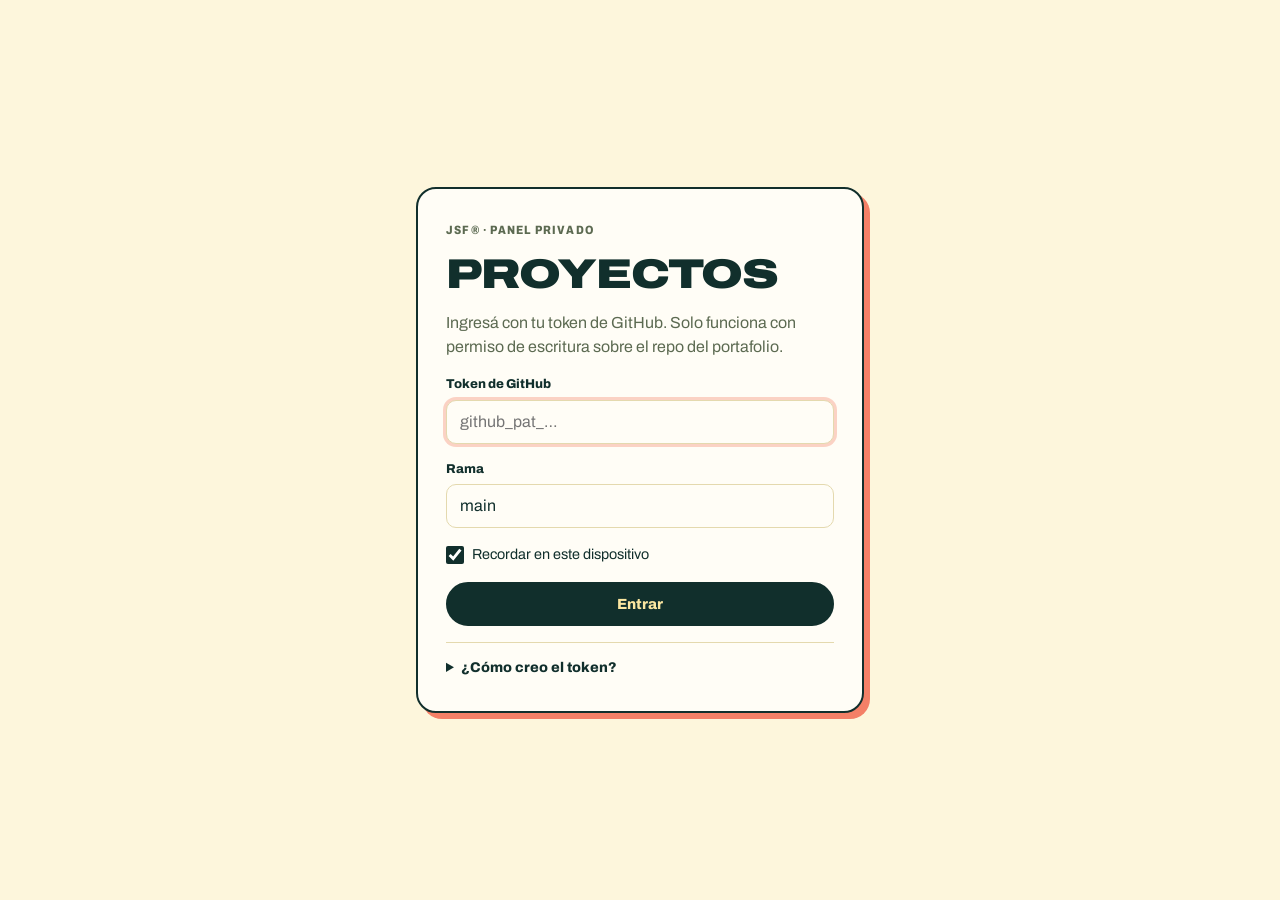
<file: panel/index.html>
<!DOCTYPE html>
<html lang="es">
<head>
  <meta charset="UTF-8">
  <meta name="viewport" content="width=device-width, initial-scale=1.0">
  <meta name="robots" content="noindex, nofollow, noarchive">
  <meta name="referrer" content="no-referrer">
  <title>Panel · JSF®</title>
  <link rel="icon" type="image/png" sizes="32x32" href="/favicon-32.png">
  <link rel="preload" href="/fonts/archivo-var.woff2" as="font" type="font/woff2" crossorigin>
  <link rel="stylesheet" href="/panel/panel.css">
</head>
<body>

  <!-- ════════ LOGIN ════════ -->
  <main class="login" id="login">
    <form class="login__card" id="loginForm" autocomplete="off">
      <p class="eyebrow">JSF® · Panel privado</p>
      <h1 class="login__title">Proyectos</h1>
      <p class="muted">Ingresá con tu token de GitHub. Solo funciona con permiso de escritura sobre el repo del portafolio.</p>

      <label class="field">
        <span class="field__label">Token de GitHub</span>
        <input id="tokenInput" type="password" required spellcheck="false" placeholder="github_pat_…" autocomplete="off">
      </label>
      <label class="field">
        <span class="field__label">Rama</span>
        <input id="branchInput" type="text" required spellcheck="false" value="main">
      </label>
      <label class="check">
        <input id="rememberInput" type="checkbox">
        <span>Recordar en este dispositivo</span>
      </label>

      <p class="error" id="loginError" role="alert" hidden></p>
      <button class="btn btn--primary" type="submit" id="loginBtn">Entrar</button>

      <details class="help">
        <summary>¿Cómo creo el token?</summary>
        <ol>
          <li>En GitHub: <b>Settings → Developer settings → Personal access tokens → Fine-grained tokens → Generate new token</b>.</li>
          <li><b>Repository access:</b> “Only select repositories” → <b>Portafolio-V2</b>.</li>
          <li><b>Permissions → Repository permissions → Contents:</b> “Read and write”. Nada más.</li>
          <li>Copiá el token y pegalo acá. Si lo perdés o se filtra, lo borrás en GitHub y creás otro.</li>
        </ol>
      </details>
    </form>
  </main>

  <!-- ════════ APP ════════ -->
  <div class="app" id="app" hidden>
    <header class="top">
      <div class="top__brand">
        <span class="top__logo">JSF<sup>®</sup></span>
        <span class="top__ctx" id="repoCtx"></span>
      </div>
      <div class="top__actions">
        <a class="btn btn--ghost btn--sm" href="/" target="_blank" rel="noopener">Ver sitio ↗</a>
        <button class="btn btn--ghost btn--sm" type="button" id="logoutBtn">Salir</button>
      </div>
    </header>

    <div class="layout">
      <aside class="side" aria-label="Lista de proyectos">
        <div class="side__head">
          <h2 class="side__title">Proyectos</h2>
          <button class="btn btn--primary btn--sm" type="button" id="newBtn">+ Nuevo</button>
        </div>
        <h3 class="group__title">Destacados <span class="count" id="countFeat"></span></h3>
        <ol class="plist" id="listFeat"></ol>
        <h3 class="group__title">Más proyectos <span class="count" id="countRest"></span></h3>
        <ol class="plist" id="listRest"></ol>
        <p class="side__hint">El orden de la lista es el orden en la página. Los destacados van arriba; el resto, en “Más proyectos”.</p>
      </aside>

      <section class="editor" id="editor" aria-label="Editar proyecto">
        <div class="empty" id="emptyState">
          <p>Elegí un proyecto de la lista o creá uno nuevo.</p>
        </div>

        <form class="form" id="form" hidden novalidate>
          <div class="form__head">
            <h2 class="form__title" id="formTitle">Proyecto</h2>
            <label class="switch">
              <input type="checkbox" name="featured">
              <span class="switch__ui" aria-hidden="true"></span>
              <span>Destacado</span>
            </label>
          </div>

          <fieldset class="block">
            <legend>Básico</legend>
            <div class="grid2">
              <label class="field"><span class="field__label">Nombre</span><input name="name.es" required></label>
              <label class="field"><span class="field__label">Nombre (EN) <em>opcional</em></span><input name="name.en"></label>
            </div>
            <div class="grid3">
              <label class="field"><span class="field__label">ID (para las imágenes)</span><input name="id" required spellcheck="false" pattern="[a-z0-9][a-z0-9-]*"></label>
              <label class="field"><span class="field__label">Tipo de web</span><select name="type" required></select></label>
              <label class="field"><span class="field__label">Origen</span><select name="origin" required></select></label>
            </div>
            <div class="field">
              <span class="field__label">Enfoque</span>
              <div class="chips" id="focusChips"></div>
            </div>
            <div class="grid2">
              <label class="field"><span class="field__label">Link en vivo</span><input name="live" type="url" required placeholder="https://…"></label>
              <label class="field"><span class="field__label">Link al código <em>opcional</em></span><input name="code" type="url" placeholder="https://github.com/…"></label>
            </div>
            <label class="field"><span class="field__label">Stack <em>separado por comas</em></span><input name="stack" placeholder="React, Vite, Supabase, Vercel"></label>
          </fieldset>

          <fieldset class="block">
            <legend>Capturas</legend>
            <p class="muted small">Desktop: captura de 1440×900 (ideal a 2x, 2880×1800). Mobile: 390×844 (ideal a 3x, 1170×2532). Se recortan desde arriba y se generan solas todas las versiones en WebP.</p>
            <div class="shots">
              <div class="shot">
                <span class="field__label">Desktop</span>
                <div class="shot__frame shot__frame--d"><img alt="" id="prevD" hidden><span class="shot__none" id="noneD">Sin captura</span></div>
                <label class="btn btn--ghost btn--sm file">Subir desktop<input type="file" accept="image/*" id="fileD"></label>
                <p class="small" id="infoD"></p>
              </div>
              <div class="shot">
                <span class="field__label">Mobile</span>
                <div class="shot__frame shot__frame--m"><img alt="" id="prevM" hidden><span class="shot__none" id="noneM">Sin captura</span></div>
                <label class="btn btn--ghost btn--sm file">Subir mobile<input type="file" accept="image/*" id="fileM"></label>
                <p class="small" id="infoM"></p>
              </div>
            </div>
          </fieldset>

          <fieldset class="block">
            <legend>Contenido</legend>
            <label class="field"><span class="field__label">Contexto</span><textarea name="context.es" rows="4" required></textarea></label>
            <label class="field"><span class="field__label">Contexto (EN) <em>opcional</em></span><textarea name="context.en" rows="3"></textarea></label>
            <div class="grid2">
              <label class="field"><span class="field__label">Qué resolví <em>uno por línea</em></span><textarea name="solved.es" rows="5" required></textarea></label>
              <label class="field"><span class="field__label">Qué resolví (EN) <em>opcional</em></span><textarea name="solved.en" rows="5"></textarea></label>
            </div>
            <div class="grid2">
              <label class="field"><span class="field__label">Bajada <em>ej.: Cliente recurrente · Evolución</em></span><input name="kicker.es"></label>
              <label class="field"><span class="field__label">Bajada (EN)</span><input name="kicker.en"></label>
            </div>
            <div class="grid2">
              <label class="field"><span class="field__label">Nota destacada <em>opcional</em></span><textarea name="note.es" rows="2"></textarea></label>
              <label class="field"><span class="field__label">Nota (EN)</span><textarea name="note.en" rows="2"></textarea></label>
            </div>
          </fieldset>

          <fieldset class="block" id="featBlock">
            <legend>Solo para destacados</legend>
            <div class="grid2">
              <label class="field"><span class="field__label">Etiqueta <em>ej.: Rediseño 2.0</em></span><input name="badge.es"></label>
              <label class="field"><span class="field__label">Etiqueta (EN)</span><input name="badge.en"></label>
            </div>
            <div class="field">
              <span class="field__label">Color del bloque</span>
              <div class="swatches">
                <label class="swatch"><input type="radio" name="accent" value="coral"><span style="background:#F48067"></span>Coral</label>
                <label class="swatch"><input type="radio" name="accent" value="sage"><span style="background:#D1C58B"></span>Salvia</label>
                <label class="swatch"><input type="radio" name="accent" value="peach"><span style="background:#F8B384"></span>Durazno</label>
              </div>
            </div>
          </fieldset>

          <fieldset class="block">
            <legend>En la casa 3D</legend>
            <p class="muted small">La <a href="https://casa-3d-sebas.vercel.app/" target="_blank" rel="noopener">casa 3D</a> lee estos mismos proyectos. Esto solo cambia cómo se ve allá.</p>
            <div class="grid3">
              <label class="field"><span class="field__label">Objeto</span>
                <select name="casa.prop">
                  <option value="box">Caja ✳</option>
                  <option value="racket">Paleta de pádel</option>
                  <option value="perfume">Perfumes</option>
                  <option value="mic">Micrófono</option>
                  <option value="court">Cancha</option>
                  <option value="coffee">Taza de café</option>
                  <option value="vinyl">Tocadiscos</option>
                </select>
              </label>
              <label class="field"><span class="field__label">Estado</span>
                <select name="casa.status">
                  <option value="live">Live</option>
                  <option value="wip">En curso</option>
                  <option value="pending">Pendiente</option>
                </select>
              </label>
              <label class="field"><span class="field__label">Color</span><input name="casa.color" type="color" value="#F48067"></label>
            </div>
          </fieldset>

          <fieldset class="block">
            <legend>Accesibilidad</legend>
            <div class="grid2">
              <label class="field"><span class="field__label">Describe la captura como… <em>“Captura desktop de …”</em></span><input name="alt.es" placeholder="el sitio Grupo CESPAD"></label>
              <label class="field"><span class="field__label">(EN)</span><input name="alt.en" placeholder="the Grupo CESPAD website"></label>
            </div>
          </fieldset>

          <div class="danger">
            <button class="btn btn--danger btn--sm" type="button" id="deleteBtn">Borrar proyecto</button>
          </div>
        </form>
      </section>
    </div>

    <footer class="bar">
      <p class="bar__status" id="status" role="status" aria-live="polite">Sin cambios</p>
      <div class="bar__actions">
        <button class="btn btn--ghost" type="button" id="discardBtn" disabled>Descartar</button>
        <button class="btn btn--primary" type="button" id="saveBtn" disabled>Guardar y publicar</button>
      </div>
    </footer>
  </div>

  <script type="module" src="/panel/panel.js"></script>
</body>
</html>
</file>
<file: css/styles.css>
/* ════════════════════════════════════════════════
   JSF® · Portfolio — estilos
   Color: Sanzo Wada, "A Dictionary of Color Combinations", Nº 166
   (Naples Yellow · Grenadine Pink · Deep Slate Green) + dos mezclas
   entre ellos. Contrastes verificados con WCAG: texto ≥ 4.5:1.
   Tipografía: Archivo variable (Omnibus-Type, Argentina)
   ════════════════════════════════════════════════ */

/* Archivo (Omnibus-Type, OFL) variable: peso 400–900 y ancho 75–125 %.
   Recortada a latín básico + Latin-1 (español e inglés). Otros caracteres latinos caen en
   archivo-ext.woff2, que solo se descarga si aparece alguno. */
@font-face {
  font-family: "Archivo";
  src: url("/fonts/archivo-var.woff2") format("woff2");
  font-weight: 400 900; font-stretch: 75% 125%; font-style: normal; font-display: swap;
  unicode-range: U+0000-00FF, U+2013-2014, U+2018-201E, U+2022, U+2026, U+2032, U+2039-203A, U+20AC, U+2122, U+2191, U+2193;
}
@font-face {
  font-family: "Archivo";
  src: url("/fonts/archivo-ext.woff2") format("woff2");
  font-weight: 400 900; font-stretch: 62% 125%; font-style: normal; font-display: swap;
  unicode-range: U+0100-02BA, U+02BD-02C5, U+02C7-02CC, U+02CE-02D7, U+02DD-02FF, U+1E00-1E9F, U+1EF2-1EFF, U+2020, U+20A0-20AB, U+20AD-20C0, U+2113, U+2C60-2C7F, U+A720-A7FF;
}

/* Registrada como <length>: app.js compara el valor medido con este en px y evita recalcular estilos si coincide */
@property --nav-h { syntax: "<length>"; inherits: true; initial-value: 72px; }

/* Respaldo con las métricas de Archivo (wdth 100): mientras llega la fuente web, el texto ocupa casi lo
   mismo y no se reacomoda (el párrafo del hero y el manifiesto no saltan al hacer el swap). size-adjust =
   ancho medio de Archivo / ancho medio de Arial (Liberation Sans) sobre el texto del sitio, en 400 y 700;
   ascent/descent de hhea de Archivo (878/-210 sobre 1000) divididos por size-adjust. */
@font-face {
  font-family: "Archivo Fallback";
  src: local("Arial"), local("Helvetica"), local("Roboto"), local("Liberation Sans");
  font-weight: 400 500; font-style: normal;
  size-adjust: 98.43%; ascent-override: 89.2%; descent-override: 21.34%; line-gap-override: 0%;
}
@font-face {
  font-family: "Archivo Fallback";
  src: local("Arial Bold"), local("Helvetica Bold"), local("Roboto Bold"), local("Liberation Sans Bold");
  font-weight: 600 900; font-style: normal;
  size-adjust: 98.23%; ascent-override: 89.38%; descent-override: 21.38%; line-gap-override: 0%;
}

/* ═════════ 01 · TOKENS ═════════ */
:root {
  /* Combinación Nº 166 */
  --naples: #FBE6A0;
  --coral:  #F48067;   /* solo como relleno con texto --slate encima (5.5:1) */
  --slate:  #112F2C;
  /* Mezclas de la misma combinación */
  --peach:  #F8B384;   /* coral + naples · texto slate 8.0:1 */
  --sage:   #D1C58B;   /* slate + naples · texto slate 8.2:1 */

  /* Tema claro */
  --bg:      var(--naples);
  --fg:      var(--slate);
  --muted:   #536048;  /* 5.2:1 sobre naples con textura · 5.4:1 sin */
  --line:    var(--slate);
  --rule:    #C9BD86;
  --surface: #EDDB99;
  --shadow:  var(--slate);
  --ink-bg:  var(--slate);
  --ink-fg:  var(--naples);
  --glass:   rgba(251, 230, 160, 0.96);
  --phone:   var(--slate);

  /* Banda oscura (archivo, marquee) */
  --band-bg:    var(--slate);
  --band-fg:    var(--naples);
  --band-muted: #B0AB7B;   /* 6.1:1 sobre slate */
  --band-line:  #4A5F4F;
  --band-hover: #18403B;

  /* Tipografía */
  --font: "Archivo", "Archivo Fallback", "Helvetica Neue", Arial, sans-serif;
  --display-xl: clamp(2.9rem, 13.5vw, 15rem);
  --display-lg: clamp(2.3rem, 7.5vw, 7.5rem);
  --display-md: clamp(1.5rem, 3.6vw, 3rem);
  --body-lg:    clamp(1.05rem, 1.3vw, 1.25rem);
  --small:      0.875rem;
  --tiny:       0.75rem;

  /* Espaciado (base 8) */
  --s-1: 0.5rem; --s-2: 1rem;   --s-3: 1.5rem; --s-4: 2rem;
  --s-5: 3rem;   --s-6: 4.5rem; --s-7: 7rem;   --s-8: 10rem;

  --gutter: clamp(1.25rem, 4vw, 4.5rem);
  --max-w: 84rem;
  --nav-h: 4.5rem;      /* = borde inferior real de la nav (72px); app.js solo lo corrige si difiere (zoom, notch) */
  --r-sm: 10px;
  --r:    16px;
  --r-lg: 24px;

  /* Papel: grano fino tipo imprenta. Mosaicos WebP (12 + 7 KB) horneados desde el
     antiguo feTurbulence.
     Va como fondo de cada superficie: nada de capas fijas que traben el scroll. */
  --paper-grain: url("../img/tex/paper-grain.webp"); /* 220px, prerenderizado: el feTurbulence en vivo se rasterizaba en cada capa */
  --paper-fibers: url("../img/tex/paper-fibers.webp"); /* 600x120 (antes 600x600): son vetas horizontales, el patron no se nota al repetirse */
  --paper: var(--paper-grain), var(--paper-fibers);
  /* Sobre fondos oscuros el grano va claro y más tenue */
  --paper-dark: url("../img/tex/paper-dark.webp");

  /* Movimiento: un solo lenguaje para toda la página.
     Recorridos cortos, arranque firme y asentado breve, como tinta que se apoya en papel. */
  /* Una sola curva firma para todo el sitio. Medida en lusion.co, donde la
     llaman ease.lusion: arranca decidida y frena largo. Si vas a agregar una
     transición, usá esta. Las dos de abajo son las únicas excepciones. */
  --ease: cubic-bezier(0.35, 0, 0, 1);
  /* Sobrepaso. SOLO para elementos que aparecen (menús, diálogos, tarjetas que
     entran). Un elemento que ya estaba en pantalla y rebota se lee como error. */
  --ease-pop: cubic-bezier(0.3, 1.25, 0.5, 1);
  /* Letras: llegan largo y se asientan sin rebotar. */
  --ease-letter: cubic-bezier(0.22, 1, 0.26, 1);
  --t-ui:    0.18s;    /* hover, color */
  --t-press: 0.09s;    /* al apretar */
  --t-in:    0.42s;    /* apariciones */
  --t-stamp: 0.3s;     /* sellos (chips, etiquetas) */
  --stagger: 35ms;
  --shift:   10px;
}

/* Tema oscuro: se invierte la combinación (slate de fondo, naples de texto) */
[data-theme="dark"] {
  --paper: var(--paper-dark);
  --bg:      var(--slate);
  --fg:      var(--naples);
  --muted:   #B0AB7B;
  --line:    var(--naples);
  --rule:    #2F4A44;
  --surface: #18403B;
  --shadow:  #061412;
  --ink-bg:  var(--naples);
  --ink-fg:  var(--slate);
  --glass:   rgba(17, 47, 44, 0.96);
  --phone:   #061412;

  --band-bg:    #0A1F1D;
  --band-line:  #2C4642;
  --band-hover: #123430;
}

/* ═════════ 02 · BASE ═════════ */
*, *::before, *::after { box-sizing: border-box; margin: 0; padding: 0; }

html {
  scroll-behavior: smooth;
  overflow-x: hidden;
  overflow-x: clip;
  -webkit-text-size-adjust: 100%;
  text-size-adjust: 100%;
}

body {
  font-family: var(--font);
  font-size: 1rem;
  line-height: 1.55;
  color: var(--fg);
  background: var(--bg);
  background-image: var(--paper);
  -webkit-font-smoothing: antialiased;
  overflow-x: hidden;
  overflow-x: clip;
}

/* Cambio de tema: app.js pone esta clase un par de fotogramas para que nada se anime al intercambiar colores */
.is-switching *, .is-switching *::before, .is-switching *::after { transition: none !important; }

::selection { background: var(--coral); color: var(--slate); }

img, svg, video { display: block; max-width: 100%; }
[hidden] { display: none !important; }
ul, ol { list-style: none; }
a { color: inherit; }
button { font: inherit; color: inherit; background: none; border: 0; cursor: pointer; }
h1, h2, h3 { overflow-wrap: break-word; }
p { text-wrap: pretty; }

/* Foco: el anillo va por DENTRO del control, sobre su propio fondo y con el color
   de su texto. Así el contraste está garantizado por construcción (es el mismo par
   que hace legible la etiqueta) sea cual sea el fondo de atrás. El coral daba
   2.08:1 sobre el papel, 1.87 sobre la tarjeta y 1.48 sobre sage, por debajo del
   3:1 que pide WCAG para elementos no textuales. */
:focus-visible { outline: 3px solid currentColor; outline-offset: -4px; border-radius: 4px; }

.skip-link {
  position: absolute; left: var(--s-2); top: -100%;
  background: var(--fg); color: var(--bg);
  padding: var(--s-1) var(--s-2); z-index: 400; text-decoration: none;
  border-radius: 999px; font-weight: 800;
}
.skip-link:focus { top: var(--s-2); }

.sr-only {
  position: absolute; width: 1px; height: 1px;
  margin: -1px; padding: 0; overflow: hidden;
  clip-path: inset(50%); white-space: nowrap; border: 0;
}

.label {
  font-size: var(--small); font-weight: 700; font-stretch: 80%;
  text-transform: uppercase; letter-spacing: 0.08em; line-height: 1.35;
}

.display {
  font-weight: 900; font-stretch: 125%;
  text-transform: uppercase; letter-spacing: -0.025em; line-height: 0.9;
}

/* Solo con JS (filtros, vistas). Sin JS el archivo queda como lista de links. */
.js-only { display: none !important; }
.has-js .js-only { display: flex !important; }

/* ═════════ 03 · COMPONENTES ═════════ */

/* ---------- Etiquetas (chips) ---------- */
.tag {
  display: inline-flex; align-items: center; gap: 0.45em;
  font-size: var(--tiny); font-weight: 800; font-stretch: 90%;
  text-transform: uppercase; letter-spacing: 0.05em; line-height: 1;
  padding: 0.55em 0.85em;
  border-radius: 999px;
  white-space: nowrap;
  color: var(--slate);
}
.tag--lg   { font-size: 0.82rem; padding: 0.65em 1.05em; }
.tag--ink  { background: var(--ink-bg); color: var(--ink-fg); }
.tag--coral { background: var(--coral); }
.tag--peach { background: var(--peach); }
.tag--sage  { background: var(--sage); }
.tag--naples { background: var(--naples); }
.tag--line { background: transparent; color: currentColor; box-shadow: inset 0 0 0 1.5px currentColor; }

.tags { display: flex; flex-wrap: wrap; gap: 0.4rem; }

/* Punto "en vivo" con pulso */
.dot {
  position: relative; display: inline-block; flex: none;
  width: 0.55em; height: 0.55em; border-radius: 50%;
  background: currentColor;
}
.dot::after {
  content: ""; position: absolute; inset: 0; border-radius: 50%;
  background: currentColor; animation: ping 1.8s var(--ease) infinite;
}
@keyframes ping { 70%, 100% { transform: scale(2.6); opacity: 0; } from { opacity: 0.5; } }

/* ---------- Botones ---------- */
.btn {
  display: inline-flex; align-items: center; justify-content: center; gap: 0.5em;
  min-height: 3rem; padding: 0.6rem 1.4rem;
  font-weight: 800; font-size: 0.95rem; text-decoration: none; line-height: 1.2;
  background: var(--fg); color: var(--bg);
  border: 2px solid var(--fg);
  border-radius: 999px;
  box-shadow: 4px 4px 0 var(--coral);
  transition: translate var(--t-ui) var(--ease), box-shadow var(--t-ui) var(--ease), background-color var(--t-ui), color var(--t-ui);
}
.btn:hover, .btn:focus-visible { translate: -2px -2px; box-shadow: 6px 6px 0 var(--coral); }
.btn:active { translate: 2px 2px; box-shadow: 1px 1px 0 var(--coral); transition-duration: var(--t-press); }
.btn--ghost { background: transparent; color: var(--fg); box-shadow: none; }
.btn--ghost:hover, .btn--ghost:focus-visible { background: var(--sage); color: var(--slate); border-color: var(--fg); box-shadow: 4px 4px 0 var(--fg); }

.pill-btn {
  display: inline-flex; align-items: center; justify-content: center; gap: 0.35em;
  min-height: 2.75rem; padding: 0 1.1rem;
  border-radius: 999px;
  box-shadow: inset 0 0 0 1.5px currentColor;
  font-size: 0.9rem; font-weight: 700; line-height: 1; white-space: nowrap;
  transition: background-color var(--t-ui), color var(--t-ui), box-shadow var(--t-ui), translate var(--t-ui) var(--ease), scale var(--t-ui) var(--ease);
}
.pill-btn:hover { translate: 0 -2px; }
.pill-btn:active { translate: 0; scale: 0.96; transition-duration: var(--t-press); }
.pill-btn.is-on { background: var(--coral); color: var(--slate); box-shadow: inset 0 0 0 1.5px var(--coral); }
.pill-btn--ink { background: var(--slate); color: var(--naples); box-shadow: none; }
.pill-btn--ink.is-copied { background: var(--naples); color: var(--slate); }

.icon-btn {
  display: grid; place-items: center; flex: none;
  width: 2.75rem; height: 2.75rem; border-radius: 50%;
  box-shadow: inset 0 0 0 2px currentColor;
  font-size: 1rem; font-weight: 900;
  transition: background-color var(--t-ui), color var(--t-ui), rotate 0.28s var(--ease), scale var(--t-press) var(--ease);
}
.icon-btn:hover, .icon-btn:focus-visible { background: var(--coral); color: var(--slate); box-shadow: inset 0 0 0 2px var(--coral); rotate: 90deg; }
.icon-btn:active { scale: 0.92; }

/* ---------- Badge circular giratorio ---------- */
.badge { display: block; width: clamp(6.5rem, 11vw, 9.5rem); aspect-ratio: 1; }
.badge svg { display: block; width: 100%; height: 100%; }
/* Gira una capa HTML y no el <svg>: rotar un svg obliga a recalcular el layout en cada frame. */
.badge__spin { position: absolute; inset: 0; animation: spin 18s linear infinite; }
.badge__mid { position: absolute; inset: 0; }
.badge__text { font-size: 17.5px; font-weight: 800; letter-spacing: 0.14em; text-transform: uppercase; }
.badge__center { font-size: 42px; font-weight: 900; }
@keyframes spin { to { rotate: 1turn; } }

/* ---------- Marquees ---------- */
.marquee { overflow: hidden; }
.marquee__track {
  display: flex; width: max-content;
  animation: marquee 26s linear infinite;
  font-size: var(--display-md);
  font-weight: 800; font-stretch: 118%;
  text-transform: uppercase; letter-spacing: -0.01em;
  white-space: nowrap; line-height: 1.15;
  will-change: transform;
}
.marquee__track--reverse { animation-direction: reverse; }
.marquee__track i { font-style: normal; }
/* `translate` (no `transform`): motion.js inclina la pista con skewX y no debe pelear con la animación */
@keyframes marquee { to { translate: -50% 0; } }

.marquee--ink {
  background: var(--band-bg);
  background-image: var(--paper-dark);
  border-block: 3px solid var(--line);
  padding: var(--s-2) 0;
}
.c-naples { color: var(--naples); } .c-coral { color: var(--coral); }
.c-sage { color: var(--sage); }     .c-peach { color: var(--peach); }

.marquee--outline { padding: var(--s-4) 0; }
.marquee--outline .marquee__track {
  color: transparent;
  -webkit-text-stroke: 1.5px var(--fg);
  font-size: var(--display-lg);
  font-weight: 600; font-stretch: 100%; letter-spacing: 0.02em;
}
@supports not (-webkit-text-stroke: 2px black) {
  .marquee--outline .marquee__track { color: var(--muted); }
}

/* ---------- Franja de chips ---------- */
.band {
  background: var(--coral);
  background-image: var(--paper-grain), var(--paper-fibers);
  border-block: 3px solid var(--line);
  padding: 1rem 0;
  overflow: hidden;
}
.band__track { display: flex; width: max-content; animation: marquee 44s linear infinite; }
.band__track > span { display: flex; gap: 0.6rem; padding-right: 0.6rem; }
.band .tag { font-size: 0.85rem; padding: 0.7em 1.05em; box-shadow: inset 0 0 0 1.5px var(--slate); }
.band .tag--ink { background: var(--slate); color: var(--naples); }

/* ---------- Onda (divisor) ---------- */
.wave { padding: var(--s-6) var(--gutter) 0; max-width: var(--max-w); margin-inline: auto; box-sizing: content-box; }
.wave svg { width: 100%; height: auto; color: var(--fg); }

/* ---------- Cursor (solo puntero fino) ---------- */
.cursor { display: none; }
@media (hover: hover) and (pointer: fine) and (min-width: 901px) {
  .js .cursor {
    display: block; position: fixed; top: -8px; left: -8px;
    width: 16px; height: 16px; border-radius: 50%;
    /* Sin mix-blend-mode (obligaba a mezclar toda la capa en cada movimiento): relleno pizarra con
       doble aro, uno pizarra por dentro y otro naples por fuera, así se lee sobre amarillo, pizarra y salmón. */
    background: var(--slate);
    box-shadow: inset 0 0 0 1.5px var(--slate), 0 0 0 1.5px var(--naples);
    pointer-events: none; z-index: 500;
    opacity: 0;
    transition: opacity 0.2s var(--ease), background-color 0.18s var(--ease), box-shadow 0.18s var(--ease);
  }
  .js .cursor.is-live { opacity: 1; }
  /* Sobre un elemento interactivo el punto crece a 2,6x. Lleno, ese disco de
     42px tapaba el rotulo de los botones chicos. Vaciado, el texto se sigue
     leyendo y el gesto queda igual. Los aros se escalan con el elemento:
     1.5px pasan a 3.9px a 2,6x. */
  .js .cursor.is-hot { background: transparent; }
  /* Rótulo ("Ver caso" / "Abrir"): el punto se vacía y aparece una píldora con el mismo lenguaje (pizarra + aro naples,
     legible sobre amarillo, pizarra y salmón). Solo scale y opacity: nada cambia de tamaño en el layout. */
  .js .cursor.is-label { background: transparent; box-shadow: none; }
  .js .cursor__pill {
    position: absolute; left: 50%; top: 50%; translate: -50% -50%;
    display: flex; align-items: center; height: 2.1rem; padding: 0 1rem;
    border-radius: 999px; white-space: nowrap;
    background: var(--slate); color: var(--naples);
    box-shadow: 0 0 0 1.5px var(--naples);
    font-size: 0.78rem; font-weight: 700; font-stretch: 80%; text-transform: uppercase; letter-spacing: 0.08em; line-height: 1;
    scale: 0.2; opacity: 0;
    transition: scale 0.2s var(--ease), opacity 0.2s var(--ease);
  }
  .js .cursor.is-label .cursor__pill { scale: 1; opacity: 1; }
}

/* ---------- Fit-text ---------- */
.fit-line { display: block; white-space: nowrap; width: 100%; }
.js .fit-line { overflow: hidden; }
.fit-line .char { display: inline-block; }

/* ---------- Apariciones (las maneja js/motion.js) ----------
   Solo opacity/transform/scale: corren en el compositor, sin tocar el layout.
   Recorrido corto (10px), arranque firme y asentado breve. Al terminar, motion.js
   quita las clases y cada elemento vuelve a sus propias transiciones. */
.rv {
  opacity: 0;
  transform: translate3d(0, var(--shift), 0);
  transition: opacity var(--t-in) var(--ease), transform var(--t-in) var(--ease);
  transition-delay: var(--d, 0ms);
}
.rv--down  { transform: translate3d(0, calc(var(--shift) * -1), 0); }
.rv--media { transform: translate3d(0, calc(var(--shift) * 1.8), 0); transition-duration: 0.52s; }
/* Sello (hanko): se apoya de golpe y asienta. Para chips, etiquetas y badges. */
.rv--stamp { transform: scale(1.12); transition-duration: 0.14s, var(--t-stamp); }
/* Letras de los títulos: suben desde la línea base, enmascaradas por su renglón.
   La subida ahora llega con un giro corto sobre la base, encogida de ancho y
   desenfocada, y se asienta. El scaleX hace el mismo efecto que animar el eje de
   ancho de Archivo, pero sin recalcular el layout en cada cuadro: la fuente es
   variable (wdth 62-125%) y mover ese eje por letra jitterea. */
.rv--char {
  opacity: 1;
  transform-origin: 50% 100%;
  transform: translate3d(0, 104%, 0) scaleX(0.84) rotate(3.2deg);
  filter: blur(4px);
  transition-property: opacity, transform, filter;
  transition-duration: 0s, 0.62s, 0.4s;
  transition-timing-function: linear, var(--ease-letter), ease-out;
}
.rv--char.is-in { transform: none; filter: blur(0); }
.rv.is-in  { opacity: 1; transform: none; }
/* Pop del caso entero: de chico a su tamano con un pequeno rebote. Usa `scale` (propiedad individual),
   asi no choca con el transform del reveal ni con el translate del parallax; no toca el layout.
   Solo existe con .js (motion.js pone .rv) y sin reduced-motion: sin JS la tarjeta se ve normal. */
@media (prefers-reduced-motion: no-preference) {
  .case.rv--pop {
    transform: none; scale: 0.86; transform-origin: 50% 50%;
    transition: opacity 0.32s var(--ease), scale 0.72s cubic-bezier(0.34, 1.56, 0.64, 1);
    transition-delay: var(--d, 0ms);
  }
  .case.rv--pop.is-in { scale: 1; }
}
.rv-now, .rv-now::before { transition: none !important; }

/* El bloque de color detrás de las capturas se apoya primero, después las capturas encima */
.case__media.rv-paper::before { opacity: 0; scale: 0.96; transition: opacity 0.3s var(--ease), scale 0.6s var(--ease); }
.case__media.rv-paper.is-in::before { opacity: 1; scale: 1; }

/* Entrada del hero en CSS puro: arranca en el primer pintado, sin esperar al JS.
   Solo con .js (sin JS todo se ve). Mismos tokens que .rv: sello = escala 1,12 → 1 + opacidad corta;
   base = sube --shift; down = baja --shift. La cinta se despliega con clip-path (no con scale: su pivote
   es el mismo del rotate y GSAP la reescribe al inclinarla). Solo transform/opacity/clip-path, así no
   pisan el `rotate` de .stat/.avail/.badge__spin ni el `translate` de .nav. */
.js .hero__top > *, .js .hero__badge, .js .hero__stats .stat {
  animation: hero-in 0.14s var(--ease) both, hero-stamp var(--t-stamp) var(--ease) both;
  animation-delay: var(--hd, 120ms);
}
.js .hero__top > :nth-child(2) { --hd: 160ms; }
.js .hero__badge { --hd: 140ms; }
.js .hero__stats .stat:nth-child(1) { --hd: 150ms; }
.js .hero__stats .stat:nth-child(2) { --hd: 195ms; }
.js .hero__stats .stat:nth-child(3) { --hd: 240ms; }
.js .hero__intro { animation: hero-rise var(--t-in) var(--ease) both; }
.js .nav { animation: hero-drop var(--t-in) var(--ease) 200ms both; }
.js .hero__strip { animation: hero-wipe 0.6s var(--ease) 120ms backwards; }
@keyframes hero-in    { from { opacity: 0; } }
@keyframes hero-stamp { from { transform: scale(1.12); } }
@keyframes hero-rise  { from { opacity: 0; transform: translate3d(0, var(--shift), 0); } }
@keyframes hero-drop  { from { opacity: 0; transform: translate3d(0, calc(var(--shift) * -1), 0); } }
@keyframes hero-wipe  { from { clip-path: inset(0 100% 0 0); } to { clip-path: inset(0); } }

/* Solo las letras del nombre dependen de motion.js (las parte en .char): hasta que las arma no se
   pintan (evita un destello del texto sin animar). Si el script no llegara a correr, a los 2,5 s se muestra igual. */
.js:not(.rv-ready) .hero__line { opacity: 0; animation: rv-safety 0s 2.5s both; }
@keyframes rv-safety { to { opacity: 1; } }

/* Parallax de capturas: lo mueve el propio scroll (animation-timeline), en el compositor y en el
   mismo cuadro que el scroll, sin JS ni retraso. Usa `translate`, independiente del transform del reveal.
   Sin soporte (Firefox), motion.js lo hace con GSAP moviendo --py. */
@property --py { syntax: "<length>"; inherits: false; initial-value: 0px; }
.shot-d, .shot-m { translate: 0 var(--py); }
@keyframes px-d { from { translate: 0 14px; } to { translate: 0 -14px; } }
@keyframes px-m { from { translate: 0 44px; } to { translate: 0 -28px; } }
@keyframes wave-draw { from { stroke-dashoffset: 1; } to { stroke-dashoffset: 0; } }
@supports (animation-timeline: view()) {
  @media (prefers-reduced-motion: no-preference) {
    .case { view-timeline: --case block; }
  }
  /* Solo >700px: en movil el telefono llena .case__media (overflow:hidden, fondo --ph) y trasladarlo
     hasta 44px dejaba al descubierto una franja de fondo arriba de la captura. */
  @media (prefers-reduced-motion: no-preference) and (min-width: 701px) {
    .js .shot-d { animation: px-d linear both; animation-timeline: --case; animation-range: cover 0% cover 100%; }
    .js .shot-m { animation: px-m linear both; animation-timeline: --case; animation-range: cover 0% cover 100%; }
  }
  @media (prefers-reduced-motion: no-preference) {
    .js .wave__path { stroke-dasharray: 1; animation: wave-draw linear both; animation-timeline: view(); animation-range: entry 5% cover 50%; }
  }
}
/* Cintas, sello y punto fuera de pantalla no se animan (motion.js marca .is-off desde el arranque) */
.is-off .marquee__track, .is-off .band__track, .is-off.hero__strip .hero__strip-inner,
.badge.is-off .badge__spin, .dot.is-off::after { animation-play-state: paused; }

/* Cintas que se inclinan con la velocidad del scroll: la capa propia es la pista de texto, no el contenedor con papel */
.band__track, .hero__strip-inner { will-change: transform; }

/* ---------- Teléfono (marco de las capturas mobile) ---------- */
.phone {
  border: 7px solid var(--phone);
  border-radius: 1.9rem;
  background: var(--ph, var(--slate));
  overflow: hidden;
  box-shadow: 6px 6px 0 var(--shadow);
}
[data-theme="dark"] .phone { box-shadow: 0 0 0 2px var(--line), 6px 6px 0 var(--shadow); }
.phone img {
  display: block; width: 100%; height: auto;
  aspect-ratio: 390 / 844; object-fit: cover; object-position: top;
  border-radius: 1.3rem;
}

/* ---------- Toast ---------- */
.toast {
  position: fixed; left: 50%; bottom: 1.5rem;
  transform: translate(-50%, calc(100% + 2rem));
  visibility: hidden;
  background: var(--slate); color: var(--naples);
  box-shadow: inset 0 0 0 2px var(--coral), 4px 4px 0 var(--coral);
  border-radius: 999px;
  font-size: var(--small); font-weight: 800; letter-spacing: 0.02em;
  padding: 0.8rem 1.3rem; z-index: 450;
  transition: transform 0.32s var(--ease);
  pointer-events: none; max-width: min(92vw, 30rem); text-align: center;
}
.toast.is-visible { transform: translate(-50%, 0); visibility: visible; }

/* ---------- Panel de contacto ---------- */
.mailsheet {
  position: fixed; inset: 0; z-index: 300;
  display: grid; place-items: center;
  padding: var(--s-3);
}
.mailsheet[hidden] { display: none; }
.mailsheet__backdrop { position: absolute; inset: 0; background: rgba(10, 31, 29, 0.72); backdrop-filter: blur(4px); }
.mailsheet__panel {
  position: relative;
  width: 100%; max-width: 28rem;
  background: var(--bg); color: var(--fg);
  border: 3px solid var(--line);
  border-radius: var(--r-lg);
  box-shadow: 8px 8px 0 var(--coral);
  padding: var(--s-4) var(--s-3) var(--s-3);
  animation: popIn 0.3s var(--ease);
}
@keyframes popIn { from { transform: translateY(8px) scale(0.985); opacity: 0; } }
.mailsheet__eyebrow { color: var(--muted); margin-bottom: var(--s-1); padding-right: 3rem; }
.mailsheet__mail {
  font-weight: 900; font-stretch: 110%;
  font-size: clamp(1.1rem, 4.6vw, 1.5rem);
  letter-spacing: -0.01em; overflow-wrap: anywhere;
  margin-bottom: var(--s-3);
}
.mailsheet__actions { display: grid; gap: 0.6rem; }
.mailsheet__actions .btn { width: 100%; justify-content: space-between; }
.mailsheet__close { position: absolute; top: 0.9rem; right: 0.9rem; }
html.is-locked, html.is-locked body { overflow: hidden; }

/* ═════════ 04 · SECCIONES ═════════ */

/* ---------- Nav flotante ---------- */
.nav {
  position: fixed; z-index: 100;
  top: max(0.75rem, env(safe-area-inset-top));
  left: 0; right: 0; margin-inline: auto;
  width: min(100% - 2 * clamp(0.75rem, 3vw, 2rem), var(--max-w));
  display: flex; align-items: center; gap: 0.5rem;
  padding: 0.35rem 0.35rem 0.35rem 1.1rem;
  /* Sin backdrop-filter: desenfocar lo que pasa por detrás obligaba a la GPU a recalcularlo en
     cada cuadro del scroll. Un fondo casi opaco se ve igual y no cuesta nada. */
  background: var(--glass);
  border: 2px solid var(--line);
  border-radius: 999px;
  box-shadow: 4px 4px 0 var(--shadow);
  transition: translate 0.36s var(--ease), background-color 0.3s, border-color 0.3s;
}
.nav.is-hidden { translate: 0 calc(-100% - 2rem); }
.nav__logo {
  margin-right: auto;
  font-weight: 900; font-stretch: 125%; font-size: 1.2rem;
  text-decoration: none; letter-spacing: -0.02em; padding: 0.4rem 0;
  white-space: nowrap;
}
.nav__logo sup { font-size: 0.55em; }
/* Logo que se abre. Dos capas en el mismo lugar: las iniciales se desvanecen y el
   nombre aparece (medido en everyday-practice.com, ~200 ms). El nombre va
   superpuesto y no en el flujo: no empuja nada, no cambia el ancho de la nav y no
   puede provocar scroll horizontal. Solo se activa donde sobra lugar hasta los
   links: el nombre mide 254 px y a 700 px ya tapa los links, así que se activa desde
   760 px (768 deja 56 px libres en español). Por debajo el logo queda como era. */
.nav__logo { position: relative; }
.nav__logo-full { display: none; }
@media (min-width: 760px) {
  .nav__logo-full {
    display: flex; align-items: center; position: absolute; inset: 0 auto 0 0;
    opacity: 0; pointer-events: none;
  }
  .nav__logo:focus-visible { outline: 0; }
  .nav__logo:focus-visible .nav__logo-short { opacity: 0; }
  .nav__logo:focus-visible .nav__logo-full {
    opacity: 1; pointer-events: auto;
    outline: 3px solid currentColor; outline-offset: 3px; border-radius: 4px;
  }
}
@media (min-width: 760px) and (hover: hover) {
  .nav__logo:hover .nav__logo-short { opacity: 0; }
  .nav__logo:hover .nav__logo-full { opacity: 1; pointer-events: auto; }
}
@media (min-width: 760px) and (prefers-reduced-motion: no-preference) {
  .nav__logo-short, .nav__logo-full { transition: opacity 0.2s var(--ease); }
}
.nav__links { display: flex; gap: 0.15rem; }
.nav__link {
  display: inline-flex; align-items: center; min-height: 2.75rem;
  padding: 0 0.85rem; border-radius: 999px;
  font-size: 0.78rem; font-weight: 800; font-stretch: 85%;
  text-transform: uppercase; letter-spacing: 0.08em;
  text-decoration: none; white-space: nowrap;
  transition: background-color var(--t-ui), color var(--t-ui);
}
.nav__link:hover, .nav__link:focus-visible { background: var(--sage); color: var(--slate); }
.nav__tools { display: flex; gap: 0.35rem; }
.tool {
  display: grid; place-items: center;
  width: 2.75rem; height: 2.75rem; border-radius: 50%;
  color: var(--slate);
  box-shadow: inset 0 0 0 2px var(--slate);
  font-weight: 900; font-size: 0.8rem; letter-spacing: 0.04em;
  transition: rotate 0.3s var(--ease), scale var(--t-ui) var(--ease);
}
.tool--theme { background: var(--sage); font-size: 1.1rem; }
.tool--lang  { background: var(--coral); }
.tool:hover, .tool:focus-visible { scale: 1.08; }
.tool--theme:hover { rotate: -25deg; }
.tool:active { scale: 0.92; transition-duration: var(--t-press); }

@media (max-width: 420px) {
  .nav { padding-left: 0.9rem; gap: 0.25rem; }
  .nav__link--hide-xs { display: none; }
}

/* Anclas: que los títulos no queden bajo la nav fija */
.section-head, .work, .archive, .skills, .footer, .case { scroll-margin-top: var(--nav-h); }

/* ---------- Hero ---------- */
.hero {
  position: relative;
  min-height: 100vh; min-height: 100svh;
  display: flex; flex-direction: column; justify-content: flex-end;
  padding: calc(var(--nav-h) + clamp(7.5rem, 11vw, 10rem)) var(--gutter) var(--s-5);
}
.hero__top {
  position: absolute; top: calc(var(--nav-h) + 1.25rem); left: var(--gutter);
  right: calc(var(--gutter) + clamp(6.5rem, 10vw, 8.5rem) + 1rem);
  display: flex; justify-content: flex-start; align-items: center; gap: 0.75rem 1.5rem; flex-wrap: wrap;
}
.avail {
  display: inline-block;
  padding: 0.35rem 0.75rem;
  background: var(--slate); color: var(--naples);
  rotate: -1.5deg;
}
[data-theme="dark"] .avail { background: var(--naples); color: var(--slate); }
.hero__coords { color: var(--muted); }
/* Hora de Córdoba: el espacio se reserva desde el HTML (mismo ancho con tabulares), y queda invisible hasta que app.js la escribe. */
.hero__time { font-variant-numeric: tabular-nums; visibility: hidden; }
.hero__time.is-on { visibility: visible; }

.hero__badge { position: absolute; right: var(--gutter); top: calc(var(--nav-h) + 0.75rem); z-index: 2; width: clamp(6.5rem, 10vw, 8.5rem); }
.hero__badge circle { fill: var(--coral); stroke: var(--slate); stroke-width: 3; }
.hero__badge .badge__text, .hero__badge .badge__center { fill: var(--slate); }

.hero__title { font-size: var(--display-xl); margin-bottom: var(--s-5); }
.hero__line { display: block; }
/* El nombre ya sale con su tamaño final desde el primer pintado: --fit-k es la proporción
   tamaño/ancho que mide fit.js con Archivo. Así nada se corre cuando corre fit.js o llega la fuente. */
.hero__title { container-type: inline-size; }
.hero__line[style*="--fit-k"] { font-size: calc(var(--fit-k) * 100cqi); }
.hero__line--alt { text-shadow: 0.035em 0.035em 0 var(--coral); }
.hero__line .char { display: inline-block; }

.hero__strip {
  display: block; overflow: hidden;
  font-size: clamp(1rem, 2.3vw, 1.8rem); line-height: 1;
  background: var(--coral); color: var(--slate);
  rotate: -1.6deg;
  margin: 0.14em calc(var(--gutter) * -1);
  border-block: 3px solid var(--slate);
  text-shadow: none;
}
.hero__strip-inner {
  display: inline-block; white-space: nowrap;
  font-size: 1em; line-height: 1.2;
  font-weight: 800; font-stretch: 110%; letter-spacing: 0.02em;
  text-transform: none;
  padding: 0.35em 0;
  animation: marquee 18s linear infinite;
}

.hero__bottom {
  display: flex; justify-content: space-between; align-items: flex-end;
  gap: var(--s-4); flex-wrap: wrap;
}
.hero__intro { max-width: 34rem; font-size: var(--body-lg); line-height: 1.5; }
.hero__stats { display: flex; gap: 0.75rem; flex-wrap: wrap; }
.stat {
  display: inline-flex; align-items: baseline; gap: 0.4em;
  padding: 0.55rem 1.1rem 0.6rem 0.9rem;
  border-radius: 999px;
  color: var(--slate);
  box-shadow: inset 0 0 0 2px var(--slate), 4px 4px 0 var(--shadow);
  font-size: var(--small); font-weight: 800; font-stretch: 90%;
  text-transform: uppercase; letter-spacing: 0.04em; white-space: nowrap;
}
.stat__n { font-size: 1.55em; font-weight: 900; font-stretch: 118%; line-height: 1; }
.stat--sage  { background: var(--sage);  rotate: -2deg; }
.stat--peach { background: var(--peach); rotate: 1.5deg; }
.stat--coral { background: var(--coral); rotate: -1deg; }

/* trama de historieta (decorativa) */
.hero::after {
  content: ""; position: absolute; left: 0; bottom: 0;
  width: clamp(6rem, 16vw, 14rem); height: clamp(3rem, 8vw, 7rem);
  background-image: radial-gradient(var(--muted) 1.3px, transparent 1.3px);
  background-size: 11px 11px;
  -webkit-mask-image: linear-gradient(45deg, black 30%, transparent 75%);
  mask-image: linear-gradient(45deg, black 30%, transparent 75%);
  pointer-events: none;
}

@media (max-width: 900px) {
  .hero {
    min-height: 0; justify-content: flex-start;
    padding-top: calc(var(--nav-h) + 1.25rem);
    padding-bottom: var(--s-6);
  }
  .hero__top { position: static; margin-bottom: var(--s-5); }
  .hero__badge { display: none; }
}
@media (max-width: 560px) {
  .hero__badge, .hero__coords { display: none; }
  .hero__top { margin-bottom: var(--s-4); }
  .hero__stats { gap: 0.6rem; }
}

/* ---------- Manifiesto ---------- */
.manifesto {
  padding: var(--s-8) var(--gutter);
  max-width: var(--max-w); margin-inline: auto; box-sizing: content-box;
}
.manifesto__text {
  font-size: var(--display-md);
  font-weight: 700; font-stretch: 105%;
  line-height: 1.25; letter-spacing: -0.015em;
  max-width: 60rem;
}
.manifesto__text .word { display: inline-block; }
.mk {
  padding: 0.02em 0.18em; color: var(--slate);
  border-radius: 0.22em;
  -webkit-box-decoration-break: clone; box-decoration-break: clone;
}
/* El relleno lateral empujaba la coma y el punto que seguían al resaltado, y se
   leía como un espacio de más. Con margen negativo del mismo valor el color
   sobresale pero el texto no se corre: la puntuación queda pegada. */
.manifesto__text .mk { margin-inline: -0.18em; }
/* Bordes internos de un resaltado de varias palabras: sin relleno ni margen,
   para que las palabras queden a distancia normal y el fondo siga de largo. */
.manifesto__text .mk--sigue   { padding-left: 0;  margin-left: 0; }
.manifesto__text .mk--continua { padding-right: 0; margin-right: 0; }
/* Y sin esquinas redondeadas hacia adentro: dos pastillas pegadas dejaban una
   costura visible. Solo los extremos de la tirada van redondeados. */
.manifesto__text .mk--sigue   { border-start-start-radius: 0; border-end-start-radius: 0; }
.manifesto__text .mk--continua { border-start-end-radius: 0; border-end-end-radius: 0; }
.mk--coral { --mk: var(--coral); }
.mk--sage  { --mk: var(--sage); }
.mk--peach { --mk: var(--peach); }
.mk { background: var(--mk); }
/* Tinta con el scroll: motion.js anima --ink (0 → 1) en cada palabra. El texto pasa de --muted a --fg
   (siempre ≥ 5:1 sobre el fondo, no se atenúa con opacity) y el resaltador de las marcas se "pasa" de
   transparente a su color. Antes de que cargue GSAP ya está en el estado inicial (sin destello);
   sin color-mix, sin GSAP o con "reducir movimiento" el texto queda entintado. */
@supports (color: color-mix(in srgb, red 50%, blue)) {
  .js .manifesto__text .word { --ink: 0; color: color-mix(in srgb, var(--fg) calc(var(--ink) * 100%), var(--muted)); }
  /* El resaltador barre de izquierda a derecha en vez de aparecer por opacidad,
     y el texto recién pasa a slate cuando la marca ya lo cubre (umbral 0.9).
     Antes el fondo iba de transparente al color mientras el texto iba de apagado
     a oscuro: a mitad quedaba texto medio sobre fondo medio, y en tema oscuro
     eso daba 1.06:1, o sea invisible. */
  .js .manifesto__text .word .mk {
    background: linear-gradient(var(--mk), var(--mk)) no-repeat;
    background-size: calc(var(--ink) * 104%) 100%;
    color: color-mix(in srgb,
      var(--slate) calc(clamp(0, (var(--ink) - 0.97) * 200, 1) * 100%),
      var(--fg));
  }
  .js.no-gsap .manifesto__text .word { --ink: 1; }
}
@media (max-width: 700px) { .manifesto { padding-block: var(--s-7); } }

/* ---------- Encabezado de sección ---------- */
.section-head {
  width: min(100% - 2 * var(--gutter), var(--max-w)); margin-inline: auto;
  padding-block: var(--s-3);
  display: flex; justify-content: space-between; align-items: center; gap: 1rem; flex-wrap: wrap;
}
.section-head__tag { color: var(--muted); }
.section-head__tags { display: flex; flex-wrap: wrap; gap: 0.4rem; }

.giant-title {
  font-size: var(--display-xl);
  width: min(100% - 2 * var(--gutter), var(--max-w)); margin-inline: auto;
  padding-bottom: var(--s-4);
}
.giant-title .char { display: inline-block; }

/* ---------- Proyectos destacados ---------- */
.work { padding-bottom: var(--s-6); }

.case {
  width: min(100% - 2 * var(--gutter), var(--max-w)); margin-inline: auto;
  padding-block: clamp(3.5rem, 7vw, 6.5rem);
  border-top: 3px solid var(--line);
  display: grid;
  grid-template-columns: repeat(12, minmax(0, 1fr));
  column-gap: clamp(1.5rem, 3.5vw, 3.5rem);
  row-gap: 2.75rem;
  align-items: start;
}

.case__info  { grid-column: 1 / span 5; grid-row: 1; min-width: 0; display: flex; flex-direction: column; gap: 1.25rem; }
.case__media { grid-column: 6 / -1;     grid-row: 1; min-width: 0; position: relative; padding-bottom: clamp(3rem, 5vw, 5rem); }
.case:nth-of-type(even) .case__info  { grid-column: 8 / -1; }
.case:nth-of-type(even) .case__media { grid-column: 1 / span 7; }

@media (min-width: 1024px) and (min-height: 700px) {
  .case__media { position: sticky; top: calc(var(--nav-h) + 2.5rem); }
}

/* Bloque de color detrás de las capturas */
.case__media::before {
  content: ""; position: absolute; z-index: 0;
  inset: 12% -2.5% 1.5rem 14%;
  background: var(--accent);
  background-image: var(--paper-grain), var(--paper-fibers);
  border-radius: var(--r-lg);
  box-shadow: inset 0 0 0 2px var(--slate);
  rotate: 2.5deg;
}
.case:nth-of-type(even) .case__media::before { inset: 12% 14% 1.5rem -2.5%; rotate: -2.5deg; }

.shot-d {
  position: relative; z-index: 1;
  border: 3px solid var(--line);
  border-radius: var(--r);
  background: var(--ph, var(--slate));
  box-shadow: 6px 6px 0 var(--shadow);
}
.shot-d img {
  display: block; width: 100%; height: auto;
  aspect-ratio: 16 / 10; object-fit: cover; object-position: top;
  border-radius: calc(var(--r) - 3px);
}
.shot-btn { display: block; width: 100%; padding: 0; cursor: zoom-in; text-align: left; transition: scale var(--t-press) var(--ease); }
.shot-btn:active { scale: 0.992; }
.shot-btn img { transition: scale 0.4s var(--ease), filter var(--t-ui); }
.shot-d .shot-btn { overflow: hidden; border-radius: calc(var(--r) - 3px); }
.shot-d .shot-btn:hover img { scale: 1.025; }
/* Recorrido con el puntero (motion.js pone .is-pan y escribe `translate` en la imagen). El zoom deja 4% de margen
   por lado y el desplazamiento llega a 3%, así nunca se ve el borde. will-change solo mientras dura. */
@media (hover: hover) and (pointer: fine) {
  .js .shot-d .shot-btn img { transition: scale 0.5s var(--ease), translate 0.35s var(--ease), filter var(--t-ui); }
  .js .shot-d .shot-btn.is-pan img { scale: 1.08; will-change: scale, translate; }
}
.phone.shot-btn { overflow: hidden; }
.phone.shot-btn:hover img { scale: 1.03; }
/* La captura es una foto dentro de un marco gris oscuro: ningún color único
   contrasta siempre. Anillo doble por dentro, claro y oscuro, así uno de los dos
   se ve sobre cualquier imagen. El outline transparente conserva el indicador
   nativo en modo de alto contraste forzado. */
.shot-btn { position: relative; }
/* El anillo iba como box-shadow inset, que se pinta con el fondo del boton y
   quedaba DEBAJO de la <img>, y el ::after que lo reemplazo tampoco se veia en
   la pagina. Ahora es un outline real por fuera, como el del telefono. */
.shot-btn:focus-visible { outline: 3px solid var(--fg); outline-offset: 4px; }
.shot-btn:focus-visible::after { display: none; }
/* El telefono es distinto: tiene marco propio y la etiqueta MOBILE encima, asi
   que un anillo por dentro queda tapado en dos de los cuatro lados. Va por
   fuera, donde nada lo cubre. */
.phone.shot-btn:focus-visible::after { display: none; }
.phone.shot-btn:focus-visible {
  outline: 3px solid var(--fg);
  outline-offset: 4px;
}
.shot-label { position: absolute; z-index: 3; top: -0.85rem; left: 1rem; box-shadow: inset 0 0 0 1.5px var(--slate); }
.shot-m {
  position: absolute; z-index: 2;
  right: -0.75rem; bottom: 0;
  width: clamp(8.5rem, 13.5vw, 12.5rem);
}
.case:nth-of-type(even) .shot-m { right: auto; left: -0.75rem; }
.shot-m .shot-label { top: -0.85rem; left: -0.6rem; }

.case__head { display: flex; align-items: center; gap: 1rem; flex-wrap: wrap; }
.case__num {
  font-size: clamp(3.5rem, 7vw, 6.25rem);
  font-weight: 900; font-stretch: 125%; line-height: 0.8; letter-spacing: -0.04em;
}
.case__kicker { color: var(--muted); }
.case__title {
  font-size: clamp(2.3rem, 4.3vw, 4.1rem);
  font-weight: 850; font-stretch: 100%;
  line-height: 0.95; letter-spacing: -0.035em;
  text-wrap: balance;
}
.case__context { font-size: var(--body-lg); line-height: 1.55; max-width: 40rem; }
.case__solved ol { margin-top: 0.75rem; border-top: 2px solid var(--line); }
.case__solved li {
  display: grid; grid-template-columns: 2.25rem minmax(0, 1fr); gap: 0.5rem;
  padding: 0.7rem 0; border-bottom: 1px solid var(--rule);
  line-height: 1.45;
}
.case__n { font-weight: 900; font-variant-numeric: tabular-nums; }
/* El resultado: lo ultimo que se ve sin abrir, y lo unico coral de la
   tarjeta. Si todo lleva color, nada resalta. */
.case__note {
  background: var(--coral); color: var(--slate);
  padding: 0.85rem 1rem; border-radius: var(--r-sm);
  box-shadow: inset 0 0 0 2px var(--slate);
  font-size: 0.95rem; line-height: 1.5; font-weight: 600;
  margin-top: var(--s-3);
}
.case__stack { display: flex; flex-wrap: wrap; align-items: center; gap: 0.5rem; }
.case__stack > .label { color: var(--muted); margin-right: 0.25rem; }
.stack { display: flex; flex-wrap: wrap; gap: 0.4rem; }
.stack li {
  font-size: 0.8rem; font-weight: 700; line-height: 1;
  padding: 0.5em 0.85em; border-radius: 999px;
  box-shadow: inset 0 0 0 1.5px var(--line);
  white-space: nowrap;
}
.case__actions { display: flex; flex-wrap: wrap; gap: 0.75rem; padding-top: 0.25rem; }

/* ≤1023px: una columna, capturas primero */
@media (max-width: 1023px) {
  .case { grid-template-columns: minmax(0, 1fr); }
  .case .case__media, .case .case__info,
  .case:nth-of-type(even) .case__media, .case:nth-of-type(even) .case__info { grid-column: 1 / -1; }
  .case__media { grid-row: 1; max-width: 44rem; width: 100%; }
  .case__info { grid-row: 2; }
}

/* ≤700px: la captura mobile del proyecto ocupa el bloque completo.
   La versión desktop queda a un toque, en "Ver capturas". */
@media (max-width: 700px) {
  .case { padding-top: var(--s-5); row-gap: 2rem; }
  .case__media {
    padding: 0;
    overflow: hidden;
    border: 3px solid var(--line);
    border-radius: var(--r-lg);
    background: var(--ph, var(--slate));
    box-shadow: 6px 6px 0 var(--accent);
  }
  .case__media::before { display: none; }
  .shot-d { display: none; }
  .shot-m, .case:nth-of-type(even) .shot-m {
    position: relative; left: auto; right: auto; bottom: auto;
    width: 100%; margin: 0;
  }
  .shot-m .phone, [data-theme="dark"] .shot-m .phone {
    border: 0; border-radius: 0; box-shadow: none;
  }
  .shot-m .phone img { aspect-ratio: 4 / 5; border-radius: 0; }
  .shot-m .shot-label { top: 0.85rem; left: 0.85rem; }
  .case__actions .btn { flex: 1 1 auto; }
  /* Modal: la captura mobile llena el ancho */
  .pd .pd__m { width: 100%; height: auto; max-height: none; aspect-ratio: auto; border: 0; border-radius: var(--r-sm); }
  .pd .pd__m img { width: 100%; height: auto; aspect-ratio: 4 / 5; border-radius: var(--r-sm); }
}

/* ---------- Archivo ---------- */
.archive { background: var(--band-bg); background-image: var(--paper-dark); color: var(--band-fg); }
.archive__inner {
  width: min(100% - 2 * var(--gutter), var(--max-w)); margin-inline: auto;
  padding-block: clamp(4rem, 9vw, 7.5rem);
}
.archive__eyebrow { color: var(--band-muted); }
.archive__head {
  display: flex; justify-content: space-between; align-items: flex-end;
  gap: 1.5rem; flex-wrap: wrap;
  margin: 1rem 0 2.25rem;
}
.archive__title { font-size: clamp(2.4rem, 7.2vw, 6.5rem); font-stretch: 100%; }
.view-switch { gap: 0.5rem; }

.archive .tag--ink { background: var(--naples); color: var(--slate); }
.archive .pill-btn { color: var(--naples); }
.archive .pill-btn.is-on { color: var(--slate); }

/* Filtros: cada grupo es una fila (rótulo + chips que envuelven, sin scroll oculto).
   Los dos grupos fluyen juntos: en escritorio caben en una sola línea y, cuando
   hay más chips o menos ancho, el segundo baja solo. El rótulo comparte fila con
   sus chips en vez de ocupar una propia. */
.archive__tools { display: flex; align-items: center; justify-content: space-between; gap: 0.75rem 1.5rem; flex-wrap: wrap; }
.filters { flex-flow: row wrap; align-items: flex-start; gap: 0.6rem 2.5rem; margin-bottom: 1.75rem; }
.filters__row { display: flex; align-items: flex-start; gap: 0.75rem; min-width: 0; }
.filters__label { color: var(--band-muted); flex: none; min-width: 4.4rem; min-height: 2.5rem; display: flex; align-items: center; }
.filters__chips { display: flex; flex-wrap: wrap; gap: 0.4rem; min-width: 0; }
.filters .pill-btn { min-height: 2.5rem; padding: 0 0.95rem; font-size: 0.88rem; }
.fchip__c { font-weight: 500; font-variant-numeric: tabular-nums; }
.fchip--focus { color: var(--sage) !important; box-shadow: none; outline: 1.5px dashed var(--band-muted); outline-offset: -1.5px; }
.fchip--focus.is-on { background: var(--naples); color: var(--slate) !important; outline: 0; box-shadow: inset 0 0 0 1.5px var(--naples); }
/* Al pasar el puntero la tinta llena el chip de naples, pero el color de arriba
   es !important y el texto quedaba sage sobre naples: 1,4:1. Mismo trato que el
   chip activo, que ya estaba bien. */
.fchip--focus:hover, .fchip--focus:focus-visible { color: var(--slate) !important; }
/* Y un anillo de foco propio: el punteado de 1,5px es el mismo que tiene en
   reposo, asi que con teclado no se distinguia cual estaba enfocado. */
.fchip--focus:focus-visible { outline: 3px solid var(--slate); outline-offset: -3px; }
.filters__count { color: var(--band-muted); font-size: 0.95rem; flex: 1 1 0; min-width: 0; }
.archive__tools .view-switch { margin-left: auto; }

.arc-list { border-bottom: 1px solid var(--band-line); }
.arc-item[hidden] { display: none; }
.arc-row {
  display: grid;
  grid-template-columns: 3.25rem minmax(0, 1fr) 8rem 10.5rem 2.5rem;
  grid-template-areas: "num main type thumbs go";
  align-items: center; gap: 1.5rem;
  padding: 1.35rem 0.75rem;
  border-top: 1px solid var(--band-line);
  text-decoration: none; color: inherit;
  transition: background-color var(--t-ui) var(--ease);
}
.arc-row:hover { background: var(--band-hover); }
.arc-row:focus-visible { outline-offset: -3px; }
.arc-row__num { grid-area: num; color: var(--band-muted); font-weight: 700; font-variant-numeric: tabular-nums; }
.arc-row__main { grid-area: main; display: flex; flex-direction: column; gap: 0.75rem; min-width: 0; }
.arc-row__name {
  font-size: clamp(1.45rem, 3vw, 2.5rem);
  font-weight: 850; letter-spacing: -0.025em; line-height: 1.02;
}
.arc-row__tags { display: flex; flex-wrap: wrap; gap: 0.35rem; }
.arc-row__type { grid-area: type; }
.arc-row__thumbs { grid-area: thumbs; position: relative; display: block; width: 10.5rem; aspect-ratio: 16 / 10.5; }
.arc-row__d {
  width: 86%; height: auto; aspect-ratio: 16 / 10; object-fit: cover; object-position: top;
  border-radius: 8px; background: var(--ph);
  box-shadow: 0 0 0 1.5px var(--naples);
  transition: scale 0.32s var(--ease);
}
.arc-row__m {
  position: absolute; right: 0; bottom: 0;
  width: 30%; height: auto; aspect-ratio: 390 / 844; object-fit: cover; object-position: top;
  border-radius: 9px; background: var(--ph);
  border: 3px solid var(--naples);
  transition: translate 0.32s var(--ease);
}
.arc-row:hover .arc-row__d { scale: 1.04; }
.arc-row:hover .arc-row__m { translate: 0 -6px; }
.arc-row__go { grid-area: go; font-size: 1.6rem; font-weight: 800; color: var(--coral); text-align: right; transition: translate 0.24s var(--ease); }
.arc-row:hover .arc-row__go { translate: 0.25rem -0.25rem; }

/* ── Atenuar los hermanos ──────────────────────────────────────────────
   Medido en buck.co: al entrar el puntero a la lista, las filas que no
   se apuntan bajan de contraste y la apuntada queda sola. El efecto no
   está en la que mirás, está en las otras.
   Solo con puntero fino: en una pantalla táctil no hay "la otra fila".
   El valor de --atenuado está elegido para que el texto atenuado siga
   pasando 4.5:1 contra el fondo; si lo bajás, verificá el contraste. */
@media (hover: hover) and (pointer: fine) {
  .arc-list { --atenuado: 0.62; }
  .arc-list:hover .arc-row { opacity: var(--atenuado); }
  .arc-list:hover .arc-row:hover,
  .arc-list .arc-row:focus-visible { opacity: 1; }
}
.arc-row { transition: background-color var(--t-ui) var(--ease), opacity 0.18s var(--ease); }
@media (prefers-reduced-motion: reduce) {
  .arc-row { transition: none; }
}

/* Entrada de filas al filtrar o cambiar de vista (projects.js alterna is-swap-a/b para reiniciarla).
   Solo opacity + translate en los hijos: la fila ya lleva la deriva por scroll. Sin fill hacia delante,
   así el hover de los hijos sigue mandando. */
@media (prefers-reduced-motion: no-preference) {
  .arc-list.is-swap-a .arc-row > * { animation: arc-in 180ms var(--ease); }
  .arc-list.is-swap-b .arc-row > * { animation: arc-in-b 180ms var(--ease); }
}
@keyframes arc-in   { from { opacity: 0; translate: 0 10px; } }
@keyframes arc-in-b { from { opacity: 0; translate: 0 10px; } }

/* Vista grilla */
.arc-list.is-grid {
  display: grid; grid-template-columns: repeat(3, minmax(0, 1fr));
  gap: 3rem 2rem; border-bottom: 0;
}
.arc-list.is-grid .arc-row {
  grid-template-columns: minmax(0, 1fr) auto;
  grid-template-areas: "thumbs thumbs" "main main" "type num";
  align-items: start; gap: 1rem;
  padding: 0; border-top: 0;
}
.arc-list.is-grid .arc-row:hover { background: none; }
.arc-list.is-grid .arc-row__thumbs { width: 100%; }
.arc-list.is-grid .arc-row__go { display: none; }
.arc-list.is-grid .arc-row__num { justify-self: end; }
.arc-list.is-grid .arc-row__name { font-size: clamp(1.4rem, 2.2vw, 1.9rem); }

@media (max-width: 1023px) {
  .arc-row { grid-template-columns: 2.5rem minmax(0, 1fr) 8.5rem; grid-template-areas: "num main thumbs"; gap: 1rem; }
  .arc-row__type, .arc-row__go { display: none; }
  .arc-row__thumbs { width: 8.5rem; }
  .arc-list.is-grid { grid-template-columns: repeat(2, minmax(0, 1fr)); }
  .arc-list.is-grid .arc-row__type { display: block; }
}
@media (max-width: 700px) {
  .filters__row { width: 100%; gap: 0.5rem; }
  .filters__label { min-width: 3.4rem; font-size: 0.7rem; letter-spacing: 0.05em; }
  .filters .pill-btn { padding: 0 0.7rem; font-size: 0.82rem; }
  .filters__chips { gap: 0.35rem; }
  .archive__head { margin-bottom: 1.25rem; }
  .arc-row { grid-template-columns: 3.9rem minmax(0, 1fr); grid-template-areas: "thumbs main"; padding: 1rem 0.25rem; }
  .arc-row__num { display: none; }
  .arc-row__thumbs { width: 3.9rem; aspect-ratio: auto; }
  .arc-row__d { display: none; }
  .arc-row__m { position: static; width: 100%; border-radius: 12px; }
  .arc-list.is-grid { grid-template-columns: minmax(0, 1fr); }
  .arc-list.is-grid .arc-row { grid-template-columns: minmax(0, 1fr) auto; grid-template-areas: "thumbs thumbs" "main main" "type num"; }
  .arc-list.is-grid .arc-row__num { display: block; }
  .arc-list.is-grid .arc-row__thumbs { aspect-ratio: 16 / 10.5; }
  .arc-list.is-grid .arc-row__d { display: block; }
  .arc-list.is-grid .arc-row__m { position: absolute; width: 30%; border-radius: 9px; }
}

/* ---------- Skills + Experiencia ---------- */
.skills { padding-block: var(--s-6) var(--s-7); }
.skills-grid {
  display: grid;
  grid-template-columns: repeat(auto-fit, minmax(min(13rem, 100%), 1fr));
  gap: var(--s-6) var(--s-4);
  width: min(100% - 2 * var(--gutter), var(--max-w)); margin-inline: auto;
  padding-top: var(--s-6);
}
.skills-col .tag { margin-bottom: var(--s-3); box-shadow: inset 0 0 0 2px var(--slate), 3px 3px 0 var(--shadow); }
.skills-col:nth-child(odd) .tag { rotate: -2deg; }
.skills-col:nth-child(even) .tag { rotate: 1.5deg; }
.skills-col li { padding: 0.55rem 0; border-bottom: 1.5px solid var(--line); font-weight: 500; }

.xp {
  position: relative;
  display: grid; grid-template-columns: minmax(0, 1fr) minmax(0, 2fr); gap: var(--s-4);
  width: min(100% - 2 * var(--gutter), var(--max-w)); margin-inline: auto;
  padding-top: var(--s-6);
  align-items: start;
}
.xp__when { justify-self: start; padding: 0.5rem 0.9rem; border-radius: 999px; background: var(--sage); color: var(--slate); rotate: -1.5deg; box-shadow: inset 0 0 0 2px var(--slate); }
.xp__role { font-size: var(--display-md); font-weight: 900; font-stretch: 118%; text-transform: uppercase; line-height: 1; margin-bottom: var(--s-3); }
.xp__list li { padding: var(--s-2) 0 var(--s-2) var(--s-4); border-top: 2px solid var(--line); position: relative; }
.xp__list li::before {
  content: "→"; position: absolute; left: 0; top: 1.05rem;
  display: grid; place-items: center; width: 1.45rem; height: 1.45rem; border-radius: 50%;
  background: var(--coral); color: var(--slate); font-weight: 900; font-size: 0.8rem; line-height: 1;
}
@media (max-width: 700px) {
  .skills-grid { gap: var(--s-5) var(--s-3); }
  .xp { grid-template-columns: minmax(0, 1fr); gap: var(--s-3); }
}
/* Seis columnas entran en dos filas parejas de tres: con auto-fit entraban cinco
   y "En formación" quedaba sola abajo, dejando un hueco muerto. */
@media (min-width: 701px)  { .skills-grid { grid-template-columns: repeat(2, minmax(0, 1fr)); } }
@media (min-width: 1024px) { .skills-grid { grid-template-columns: repeat(3, minmax(0, 1fr)); } }

/* ---------- Footer ---------- */
.footer {
  position: relative;
  background: var(--coral); color: var(--slate);
  background-image: var(--paper-grain), var(--paper-fibers);
  padding: var(--s-7) var(--gutter) var(--s-4);
  border-top: 3px solid var(--slate);
}
.footer__badge { position: absolute; right: var(--gutter); top: calc(var(--s-6) * -0.55); }
.footer__badge circle { fill: var(--sage); stroke: var(--slate); stroke-width: 3; }
.footer__badge .badge__text, .footer__badge .badge__center { fill: var(--slate); }
.footer__eyebrow { margin-bottom: var(--s-4); max-width: 40rem; padding-right: 7rem; }

.footer__cta { display: flex; align-items: baseline; gap: 0.05em; text-decoration: none; width: 100%; overflow: hidden; }
.footer__cta-text { font-size: var(--display-xl); display: inline-block; }
.footer__cta-text .char { display: inline-block; }
.footer__cta-arrow { font-size: var(--display-lg); font-weight: 900; transition: transform 0.3s var(--ease); }
.footer__cta:hover .footer__cta-arrow,
.footer__cta:focus-visible .footer__cta-arrow { transform: translate(0.14em, -0.14em) rotate(8deg); }

.footer__contact { display: flex; align-items: center; gap: var(--s-2); flex-wrap: wrap; margin: var(--s-5) 0 var(--s-3); }
.footer__mail { font-weight: 800; font-size: 1.1rem; text-decoration: none; border-bottom: 3px solid var(--slate); padding-bottom: 2px; overflow-wrap: anywhere; }
.footer__links { display: flex; gap: 0.6rem; flex-wrap: wrap; margin-bottom: var(--s-6); }
.footer__links a {
  display: inline-flex; align-items: center; min-height: 2.75rem;
  padding: 0 1.1rem; border-radius: 999px;
  font-weight: 800; text-decoration: none;
  box-shadow: inset 0 0 0 2px var(--slate);
  transition: background-color var(--t-ui), color var(--t-ui), scale var(--t-press) var(--ease);
}
.footer__links a:active { scale: 0.96; }
.footer__links a:hover, .footer__links a:focus-visible { background: var(--slate); color: var(--naples); }
.footer__base {
  display: flex; justify-content: space-between; gap: var(--s-2); flex-wrap: wrap;
  border-top: 1.5px solid var(--slate);
  padding-top: var(--s-3); font-size: var(--small);
}
.footer__fin { text-align: center; margin-top: var(--s-4); font-weight: 900; font-stretch: 125%; letter-spacing: 0.3em; font-size: var(--tiny); }

@media (max-width: 560px) {
  .footer__badge { width: 5.75rem; top: calc(var(--s-5) * -0.9); }
  .footer__eyebrow { padding-right: 0; margin-top: var(--s-3); }
  .footer__base { flex-direction: column; }
}

/* ---------- Modal de proyecto ---------- */
.pd {
  margin: auto; padding: 0;
  width: min(100% - 2rem, 90rem);
  max-height: min(100dvh - 2rem, 56rem);
  max-width: none;
  background: var(--bg); color: var(--fg);
  border: 3px solid var(--line);
  border-radius: var(--r-lg);
  box-shadow: 8px 8px 0 var(--coral);
  overflow: hidden;
}
.pd::backdrop { background: rgba(10, 31, 29, 0.82); }
.pd[open] { animation: popIn 0.32s var(--ease); }
.pd__inner {
  display: grid; grid-template-columns: minmax(0, 62fr) minmax(26rem, 38fr);
  height: min(100dvh - 2rem - 6px, 56rem - 6px);
}
.pd__gallery {
  background: #0A1F1D; color: var(--naples);
  padding: 1rem 1.25rem 1.25rem; display: flex; flex-direction: column; gap: 0.75rem; min-height: 0;
}
.pd__switch { display: flex; gap: 0.5rem; }
.pd__stage {
  flex: 1; min-height: 0; display: grid; place-items: center;
  overflow: hidden; border-radius: var(--r-sm); container-type: size;
}
.pd__stage[data-shot="m"] { display: grid; place-items: center; }
.pd__d {
  /* entra completa: el ancho que permite el alto disponible, sin pasar el ancho */
  display: block; width: min(100cqw, 160cqh); height: auto;
  aspect-ratio: 16 / 10; object-fit: cover;
  border-radius: var(--r-sm); background: var(--ph, var(--slate));
}
.pd__d[hidden] { display: none; }
.pd .phone { border-color: var(--naples); box-shadow: none; }
.pd__m { width: auto; height: min(100%, 44rem); max-height: none; margin-inline: auto; aspect-ratio: 390 / 858; }
.pd__m[hidden] { display: none; }
.pd__m img { height: 100%; width: auto; aspect-ratio: 390 / 844; }
.pd__info {
  overflow-y: auto; overscroll-behavior: contain;
  padding: 1.75rem 2rem 0;
  display: flex; flex-direction: column; gap: 1rem;
}
.pd__top { display: flex; justify-content: space-between; align-items: flex-start; gap: 1rem; }
.pd__title { font-size: clamp(2rem, 2.6vw, 3.25rem); text-wrap: balance; }
.pd .case__context { font-size: 1rem; }
.pd__nav {
  display: flex; justify-content: space-between; gap: 1rem; margin-top: auto; padding: 1rem 0;
  border-top: 2px solid var(--line);
  position: sticky; bottom: 0; background: var(--bg);
}
.pd__step { min-height: 2.75rem; font-weight: 800; text-align: left; line-height: 1.2; max-width: 48%; }
.pd__step--next { text-align: right; margin-left: auto; }
.pd__step:hover .pd__step-name { text-decoration: underline; text-decoration-thickness: 2px; text-underline-offset: 3px; }

@media (max-width: 1023px) {
  .pd {
    width: 100%; max-height: none; height: 100dvh;
    border: 0; border-radius: 0; box-shadow: none;
  }
  .pd__inner { display: block; height: 100dvh; overflow-y: auto; overscroll-behavior: contain; }
  .pd__gallery { padding: 1rem var(--gutter) 1.25rem; padding-top: max(1rem, env(safe-area-inset-top)); }
  .pd__switch { padding-right: 3.5rem; }
  .pd__stage { flex: none; min-height: 0; display: block; overflow: visible; container-type: normal; }
  .pd__d { width: 100%; }
  .pd__close { position: absolute; top: max(0.85rem, env(safe-area-inset-top)); right: var(--gutter); color: var(--naples); background: #0A1F1D; z-index: 2; }
  .pd__m { height: min(56vh, 30rem); }
  .pd__info { overflow: visible; padding: 1.5rem var(--gutter) max(1.5rem, env(safe-area-inset-bottom)); }
  .pd__nav { position: static; padding: 1rem 0 0; }
}

/* ---------- Sin motion ---------- */
@media (prefers-reduced-motion: reduce) {
  html { scroll-behavior: auto; }
  *, *::before, *::after {
    animation-duration: 0.01ms !important;
    animation-iteration-count: 1 !important;
    /* 0s y no 0.01ms: con 0.01ms TODA propiedad pasa a tener transición (incluido el
       tamaño de letra) y fit.js medía en medio de ella, dejando el nombre cortado. */
    transition-duration: 0s !important;
    transition-delay: 0s !important;
  }
  .rv { opacity: 1 !important; transform: none !important; scale: none !important; filter: none !important; }
  .js .manifesto__text .word { --ink: 1; }
  /* Entrada del hero: sin animación, todo en su estado final (el retardo seguiría ocultándolo) */
  .js .hero__top > *, .js .hero__badge, .js .hero__stats .stat, .js .hero__intro, .js .nav, .js .hero__strip,
  .js:not(.rv-ready) .hero__line { animation: none !important; opacity: 1; }
}

/* ---------- Render diferido (como en Bagués) ----------
   Lo que está lejos de la pantalla no se dibuja ni se mide hasta acercarse: la primera carga
   pinta antes y las imágenes de los casos esperan su turno. contain-intrinsic-size reserva
   un alto aproximado y después recuerda el real (auto), así el scroll no salta. */
.case    { content-visibility: auto; contain-intrinsic-size: auto 700px; overflow-clip-margin: 4rem; }
.archive { content-visibility: auto; contain-intrinsic-size: auto 1200px; }
.skills  { content-visibility: auto; contain-intrinsic-size: auto 1290px; }
.experience { content-visibility: auto; contain-intrinsic-size: auto 1300px; }
.cv-all .case, .cv-all .archive, .cv-all .skills, .cv-all .experience { content-visibility: visible; }
@media (min-width: 701px) {
  .case   { contain-intrinsic-size: auto 730px; }
  .skills { contain-intrinsic-size: auto 900px; }
  .experience { contain-intrinsic-size: auto 1250px; }
  .archive { contain-intrinsic-size: auto 1030px; }
}
/* En escritorio los casos son mucho mas bajos que en tablet: el alto reservado
   se mide por content-box y los tres casos miden 995, 764 y 707 a 1440px. */
@media (min-width: 1024px) {
  .case { contain-intrinsic-size: auto 520px; }
  .archive { contain-intrinsic-size: auto 1090px; }
  /* Experiencia y Skills tambien cambian mucho entre tablet y escritorio:
     Experiencia pasa de 980 a 1040 y Skills de 985 a 776 (content-box). */
  .experience { contain-intrinsic-size: auto 1280px; }
  .skills { contain-intrinsic-size: auto 715px; }
}

/* ═════════ 05 · CAPA INMERSIVA (2026) ═════════
   Todo lo que sigue se apoya en las mismas reglas del resto del sitio:
   solo transform/translate/scale/opacity/clip-path (compositor), animaciones
   atadas al scroll con animation-timeline cuando el navegador la soporta
   (las hace el propio navegador, sin JS y sin retraso), y estado final visible
   cuando no hay soporte, no hay JS o se pidió "reducir movimiento". */

/* ---------- Botones líquidos ----------
   La tinta entra desde donde está el puntero (js/motion.js escribe --mx/--my) y
   se abre con clip-path: ellipse(). Los dos radios crecen desfasados, así el
   borde ondula como líquido en vez de ser un círculo. clip-path se compone en el
   compositor: no repinta ni mide el layout.
   El texto va por encima (z-index) y el relleno viejo (background) queda intacto,
   así que sin soporte de clip-path el botón se comporta como antes. */
.btn, .pill-btn, .footer__links a {
  position: relative;
  isolation: isolate;
}
/* isolation crea el contexto de apilado propio del boton, para que el z-index
   negativo de la tinta no se escape detras de lo que haya abajo. */
.btn, .pill-btn, .footer__links a { overflow: hidden; isolation: isolate; }
.btn > *, .pill-btn > *, .footer__links a > * { position: relative; z-index: 1; }

/* La tinta va en z-index -1, no 0. Con 0 se pintaba ARRIBA del texto suelto:
   el orden de pintado deja el texto en linea debajo de cualquier descendiente
   posicionado con z-index 0 o auto, y la regla de arriba solo protege a los
   hijos que son elementos. Los rotulos sin <span> (CV espanol, Copiar email,
   los chips de filtro) desaparecian al pasar el puntero o al recibir foco.
   Con -1 la tinta queda encima del fondo del boton y debajo del texto, que es
   lo que hace falta, y ya no depende de como este escrito el markup. */
.btn::before, .pill-btn::before, .footer__links a::before {
  content: ""; position: absolute; inset: 0; z-index: -1;
  background: var(--liq, var(--coral));
  clip-path: ellipse(0% 0% at var(--mx, 50%) var(--my, 50%));
  pointer-events: none;
}
/* 9 fotogramas: el radio horizontal va adelante y el vertical lo persigue, así el
   frente ondula. Los pasos están repartidos parejo en el espacio y la curva de
   tiempo (no expo) hace que el barrido se vea, en vez de completarse al instante. */
@keyframes liquid-in {
  0%   { clip-path: ellipse(0%    0%    at var(--mx, 50%) var(--my, 50%)); }
  12%  { clip-path: ellipse(20%   26%   at var(--mx, 50%) var(--my, 50%)); }
  25%  { clip-path: ellipse(42%   36%   at var(--mx, 50%) var(--my, 50%)); }
  38%  { clip-path: ellipse(60%   56%   at var(--mx, 50%) var(--my, 50%)); }
  50%  { clip-path: ellipse(80%   66%   at var(--mx, 50%) var(--my, 50%)); }
  62%  { clip-path: ellipse(98%   84%   at var(--mx, 50%) var(--my, 50%)); }
  75%  { clip-path: ellipse(116%  96%   at var(--mx, 50%) var(--my, 50%)); }
  88%  { clip-path: ellipse(134%  118%  at var(--mx, 50%) var(--my, 50%)); }
  100% { clip-path: ellipse(152%  140%  at var(--mx, 50%) var(--my, 50%)); }
}
@keyframes liquid-out {
  from { clip-path: ellipse(152% 140% at var(--mx, 50%) var(--my, 50%)); }
  to   { clip-path: ellipse(0%   0%   at var(--mx, 50%) var(--my, 50%)); }
}
.js .btn:hover::before, .js .btn:focus-visible::before, .js .btn:active::before,
.js .pill-btn:hover::before, .js .pill-btn:focus-visible::before, .js .pill-btn:active::before,
.js .footer__links a:hover::before, .js .footer__links a:focus-visible::before, .js .footer__links a:active::before {
  animation: liquid-in 0.34s var(--ease) forwards;
}
/* Al salir el puntero la tinta se retira: .is-liq-out lo pone motion.js, así la
   salida no se dispara en la primera carga ni al perder el foco por teclado. */
.js .btn.is-liq-out::before, .js .pill-btn.is-liq-out::before, .js .footer__links a.is-liq-out::before {
  animation: liquid-out 0.22s var(--ease) forwards;
}
/* Cada botón elige su tinta, respetando el contraste que ya tenía en hover */
.btn            { --liq: var(--coral); }
.btn:hover,  .btn:focus-visible  { color: var(--slate); }
.btn--ghost     { --liq: var(--sage); }
.pill-btn       { --liq: var(--coral); }
/* Vale para todos los pill-btn, no solo los del archivo: el "Copiar email" del
   pie quedaba naples sobre la tinta coral, 1,9:1, ilegible al pasar el puntero. */
.pill-btn:hover, .pill-btn:focus-visible { color: var(--slate); }
.fchip--focus   { --liq: var(--naples); }
.footer__links a { --liq: var(--slate); }
.footer__links a:hover, .footer__links a:focus-visible { color: var(--naples); }
/* El sólido del hover ya no hace falta: lo trae la tinta (y sin JS sigue estando) */
/* El chip activo queda afuera: su tinta es transparente, asi que sacarle el
   fondo lo dejaba hueco, con texto slate sobre la banda slate. */
.js .btn--ghost:hover, .js .btn--ghost:focus-visible,
.js .footer__links a:hover, .js .footer__links a:focus-visible,
.js .archive .pill-btn:hover:not(.is-on),
.js .archive .pill-btn:focus-visible:not(.is-on) { background: transparent; }
.js .btn--ghost:hover, .js .btn--ghost:focus-visible { box-shadow: 4px 4px 0 var(--fg); }
/* El estado activo del chip no es un hover: queda sólido */
.pill-btn.is-on, .fchip--focus.is-on { --liq: transparent; }

/* Imán: motion.js acerca el botón al puntero con transform (propiedad distinta
   de `translate`, que es la que usa el hover de CSS: no se pisan). */
.btn, .pill-btn { will-change: auto; }
.js .btn.is-magnet, .js .pill-btn.is-magnet { will-change: transform; }

/* ---------- Roll del rótulo en los .btn sólidos ----------
   Medido en toss.im ("Download App"): el rótulo sube 16 px, se desenfoca 4 px y
   se disuelve mientras una copia ocupa su lugar; el fondo del botón no cambia.
   La ida dura 0,3 s y la vuelta 1,2 s: esa asimetría es lo que lo hace ver bien.
   La copia (.roll__in) la genera motion.js y va aria-hidden. Solo transform,
   opacity y filter. Sin hover (táctil) no se dispara, y con "reducir movimiento"
   motion.js ni la genera (y acá queda oculta por si la preferencia cambia). */
.roll__in { display: none; }
@media (prefers-reduced-motion: no-preference) {
  .js .roll { display: block; position: relative; }
  .js .roll__out { display: block; }
  .js .roll__in {
    display: block; position: absolute; inset: 0;
    pointer-events: none; user-select: none;
    opacity: 0; transform: translateY(16px); filter: blur(4px);
  }
  .js .roll__out, .js .roll__in {
    transition: transform 1.2s var(--ease), opacity 1.2s var(--ease), filter 1.2s var(--ease);
  }
  .js .btn:focus-visible .roll__out {
    opacity: 0; transform: translateY(-16px); filter: blur(4px); transition-duration: 0.3s;
  }
  .js .btn:focus-visible .roll__in {
    opacity: 1; transform: none; filter: none; transition-duration: 0.3s;
  }
  @media (hover: hover) {
    .js .btn:hover .roll__out {
      opacity: 0; transform: translateY(-16px); filter: blur(4px); transition-duration: 0.3s;
    }
    .js .btn:hover .roll__in {
      opacity: 1; transform: none; filter: none; transition-duration: 0.3s;
    }
  }
}

/* ---------- Skills: iconos que se dibujan y lista que reacciona ---------- */
.sk-ico {
  width: 1.15em; height: 1.15em; flex: none;
  fill: none; stroke: currentColor;
  stroke-width: 1.9; stroke-linecap: round; stroke-linejoin: round;
  transition: rotate 0.3s var(--ease), scale 0.3s var(--ease);
}
.skills-col:hover .sk-ico, .skills-col:focus-within .sk-ico { rotate: -12deg; scale: 1.18; }

/* El trazo se dibuja solo cuando la columna entra en pantalla. Sin soporte
   (o con "reducir movimiento") el icono ya está dibujado. */
@keyframes sk-draw { from { stroke-dashoffset: 42; } to { stroke-dashoffset: 0; } }
@supports (animation-timeline: view()) {
  @media (prefers-reduced-motion: no-preference) and (hover: hover) and (pointer: fine) and (min-width: 901px) {
    .js .sk-ico > * {
      stroke-dasharray: 42;
      animation: sk-draw 1s var(--ease) both;
      animation-timeline: view();
      animation-range: entry 10% entry 90%;
    }
  }
}

/* Cada habilidad reacciona al puntero: marcador que se abre y texto que avanza */
.skills-col li {
  position: relative;
  padding-left: 0;
  transition: padding-left var(--t-ui) var(--ease), color var(--t-ui);
}
.skills-col li::before {
  content: ""; position: absolute; left: 0; top: 50%;
  width: 0.5rem; height: 0.5rem; border-radius: 50%;
  background: var(--coral);
  translate: -0.1rem -50%;
  scale: 0;
  transition: scale 0.26s var(--ease-pop);
}
.skills-col li:hover { padding-left: 1.1rem; }
.skills-col li:hover::before { scale: 1; }

/* ---------- Experiencia: riel con progreso atado al scroll ---------- */
.xp-track {
  position: relative;
  width: min(100% - 2 * var(--gutter), var(--max-w)); margin-inline: auto;
}
/* Riel tenue de fondo */
.xp-track::before {
  content: ""; position: absolute; z-index: 0;
  left: 0; top: var(--s-5); bottom: var(--s-4);
  width: 3px; border-radius: 3px;
  background: var(--rule);
}
/* Progreso: se llena con el scroll. transform-origin arriba, solo scaleY. */
.xp-track::after {
  content: ""; position: absolute; z-index: 1;
  left: 0; top: var(--s-5); bottom: var(--s-4);
  width: 3px; border-radius: 3px;
  background: var(--coral);
  transform-origin: 50% 0;
  transform: scaleY(0);
}
@keyframes xp-fill { from { transform: scaleY(0); } to { transform: scaleY(1); } }
@supports (animation-timeline: view()) {
  @media (prefers-reduced-motion: no-preference) {
    .js .xp-track::after {
      animation: xp-fill linear both;
      animation-timeline: view();
      animation-range: entry 60% exit 35%;
    }
  }
}
/* Sin animación atada al scroll el riel queda entero (no a medias) */
@supports not (animation-timeline: view()) { .xp-track::after { transform: scaleY(1); } }

.xp-track .xp { padding-left: calc(var(--s-3) + 0.75rem); }
/* Nodo de cada etapa, sobre el riel */
.xp__when { position: relative; z-index: 2; }
.xp__when::before {
  content: ""; position: absolute;
  left: calc((var(--s-3) + 0.75rem) * -1 - 0.33rem); top: 50%;
  width: 1.05rem; height: 1.05rem; border-radius: 50%;
  translate: 0 -50%;
  background: var(--bg);
  box-shadow: inset 0 0 0 3px var(--fg);
  rotate: 1.5deg; /* compensa la rotación del chip */
}
/* El nodo se enciende al llegar a su etapa */
@keyframes xp-node { to { background: var(--coral); box-shadow: inset 0 0 0 3px var(--slate); scale: 1.15; } }
@supports (animation-timeline: view()) {
  @media (prefers-reduced-motion: no-preference) {
    .js .xp__when::before {
      animation: xp-node 0.01s var(--ease) both;
      animation-timeline: view();
      animation-range: entry 85% entry 100%;
    }
  }
}
@media (max-width: 700px) {
  .xp-track .xp { padding-left: var(--s-3); }
  .xp__when::before { left: calc(var(--s-3) * -1 - 0.33rem); }
}

/* ── Experiencia: el titulo se fija mientras dura su bloque ─────────────
   Cada .xp es la caja contenedora del sticky, asi que el chip y el titulo
   se sueltan solos cuando entra el siguiente, sin JS ni listeners.
   El punto del riel viaja con el chip: marca por donde vas dentro de la
   etapa. */
@supports (animation-timeline: view()) {
  @media (prefers-reduced-motion: no-preference) {
    /* Solo desde 701px. Abajo de eso la grilla colapsa a UNA columna, asi que
       el chip y el titulo caen uno sobre otro y los dos sticky se pisan: en
       celular el chip tapaba el titulo del puesto. Ahi no hay dos columnas
       que mantener alineadas, asi que no hay nada que fijar. */
    /* Solo desde 701px. Abajo de eso la grilla colapsa a UNA columna, asi que
       el chip y el titulo caen uno sobre otro y los dos sticky se pisan: en
       celular el chip tapaba el titulo del puesto.
       Y se fija SOLO el chip, no el titulo. El chip vive en su propia
       columna, asi que nada le pasa por debajo. El titulo comparte columna
       con la lista: fijado, tapaba sus propios puntos al pasar. */
    @media (min-width: 701px) {
      .xp__when {
        position: sticky;
        top: calc(var(--nav-h) + var(--s-3));
      }
    }
    /* El asentamiento. Fijar en seco se siente duro, asi que al entrar el
       bloque el chip y el titulo llegan desde un poco abajo, se pasan apenas
       y vuelven. Va ligado al scroll, no a un temporizador: si frenas a mitad,
       la animacion frena con vos. */
    /* Recorrido para que el sticky se sienta, pero proporcional al contenido.
       Con una altura minima fija (probé 54vh) las etapas de pocas líneas
       quedaban con un vacío grande y el chip se fijaba SOLO, sin su texto al
       lado: se leía como un error. Con relleno abajo cada etapa tiene su
       tramo de scroll y el chip nunca queda huérfano. */
    @media (min-width: 701px) {
      .xp { padding-bottom: clamp(2.5rem, 8vh, 6rem); }
    }
    .xp__centinela { position: absolute; top: 0; left: 0; width: 1px; height: 1px; }
    /* El rebote va al fijarse, no al entrar: con view() la animacion terminaba
       mucho antes de que el bloque llegara a la linea de pegado, y el chip se
       clavaba en seco. Lo dispara el centinela de motion.js. */
    .xp.is-fijada .xp__when { animation: xp-rebote 0.46s var(--ease-pop) both; }
  }
}
@keyframes xp-rebote {
  0%   { translate: 0 7px;  scale: 0.955; rotate: -1.5deg; }
  55%  { translate: 0 -3px; scale: 1.035; rotate: -0.4deg; }
  78%  { translate: 0 1px;  scale: 0.992; rotate: -1.9deg; }
  100% { translate: 0 0;    scale: 1;     rotate: -1.5deg; }
}
@keyframes xp-rebote-sutil {
  0%   { translate: 0 6px; opacity: 0.55; }
  58%  { translate: 0 -2px; opacity: 1; }
  80%  { translate: 0 1px; }
  100% { translate: 0 0; }
}

/* ── Deriva ligada al scroll ───────────────────────────────────────────
   Medido: el archivo respondia al scroll en 0 de 94 elementos visibles, el
   pie en 0 de 60 y la parte baja de Skills en 1 de 91. Estaban muertos.

   La clave es que el recorrido cubra el paso COMPLETO (cover), no solo la
   entrada: con entry el bloque llega, se acomoda y despues queda clavado,
   que es justo la sensacion de pagina estatica. Con cover el elemento sigue
   respondiendo mientras lo estas leyendo.

   Un mismo gesto en los cuatro lugares: llega desde abajo y a la izquierda,
   se asienta, y sigue subiendo apenas. Amplitud chica a proposito: 26px de
   recorrido total. Mas que eso marea y se nota el truco.
   Cada elemento tiene su propia linea de tiempo, asi que el escalonado sale
   solo. Solo translate y opacity: corre en el compositor. */
/* Solo escritorio con puntero fino: en teléfono 40 filas con su propia línea de tiempo suman ~40 capas
   y cuestan CPU en cada scroll; ahí las filas quedan quietas y visibles. */
@supports (animation-timeline: view()) {
  @media (prefers-reduced-motion: no-preference) and (hover: hover) and (pointer: fine) and (min-width: 901px) {
    .js .arc-row,
    .js .skills-col,
    .js .case__solved li {
      animation: deriva linear both;
      animation-timeline: view(block);
      animation-range: cover 0% cover 100%;
    }
    .js .footer__cta,
    .js .footer__links {
      animation: deriva-pie linear both;
      animation-timeline: view(block);
      animation-range: cover 0% cover 100%;
    }
  }
}
@keyframes deriva {
  0%   { translate: -12px 18px; opacity: 0.3; }
  26%  { translate: 0 6px;      opacity: 1; }
  100% { translate: 0 -8px;     opacity: 1; }
}
@keyframes deriva-pie {
  0%   { translate: 0 26px; scale: 0.985; opacity: 0.35; }
  30%  { translate: 0 6px;  scale: 1;     opacity: 1; }
  100% { translate: 0 -10px; scale: 1;    opacity: 1; }
}

/* ---------- Progreso de lectura en la nav ---------- */
.nav::after {
  content: ""; position: absolute; z-index: 1;
  left: 1.1rem; right: 1.1rem; bottom: 0; height: 2px;
  border-radius: 2px; background: var(--coral);
  transform-origin: 0 50%; transform: scaleX(0);
  pointer-events: none;
}
@keyframes nav-progress { from { transform: scaleX(0); } to { transform: scaleX(1); } }
@supports (animation-timeline: scroll(root)) {
  @media (prefers-reduced-motion: no-preference) {
    .js .nav::after { animation: nav-progress linear both; animation-timeline: scroll(root); }
  }
}

/* ---------- Profundidad en los casos ----------
   El texto deriva apenas en contra de la captura pegajosa: da relieve sin mover
   nada del layout. Usa `translate`, que no choca con el `transform` del reveal. */
@keyframes case-drift { from { translate: 0 20px; } to { translate: 0 -20px; } }
@supports (animation-timeline: view()) {
  @media (min-width: 1024px) and (min-height: 700px) and (prefers-reduced-motion: no-preference) {
    .js .case__info {
      animation: case-drift linear both;
      animation-timeline: view();
      animation-range: entry 25% exit 75%;
    }
  }
}

/* ---------- Sin motion: la capa inmersiva queda quieta ---------- */
@media (prefers-reduced-motion: reduce) {
  .btn::before, .pill-btn::before, .footer__links a::before { display: none; }
  .js .btn--ghost:hover, .js .btn--ghost:focus-visible { background: var(--sage); }
  .js .footer__links a:hover, .js .footer__links a:focus-visible { background: var(--slate); }
  .js .archive .pill-btn:hover, .js .archive .pill-btn:focus-visible { background: var(--coral); }
  .sk-ico > * { stroke-dasharray: none !important; stroke-dashoffset: 0 !important; }
  .xp-track::after { transform: scaleY(1); }
  .xp__when::before { background: var(--coral); box-shadow: inset 0 0 0 3px var(--slate); }
  .nav::after { display: none; }
  .case__info { translate: none !important; }
}

/* ---------- Salida del hero y deriva de los títulos gigantes ----------
   Atadas al scroll con animation-timeline: las resuelve el navegador, sin JS.
   El hero espera a .rv-ready para no pisar el reveal de las letras, que hasta
   ese momento mantiene las líneas en opacity: 0. */
@keyframes hero-exit  { to { translate: 0 -12%; opacity: 0.28; } }
@keyframes giant-pan  { from { translate: -2.5% 0; } to { translate: 2.5% 0; } }

@supports (animation-timeline: view()) {
  @media (min-height: 640px) and (prefers-reduced-motion: no-preference) {
    .js.rv-ready .hero__title {
      animation: hero-exit linear both;
      animation-timeline: view();
      animation-range: exit 0% exit 92%;
    }
  }
  @media (prefers-reduced-motion: no-preference) {
    /* Solo el contenedor: las letras siguen usando transform para el reveal. */
    .js .giant-title {
      animation: giant-pan linear both;
      animation-timeline: view();
      animation-range: cover 0% cover 100%;
    }
  }
}
@media (prefers-reduced-motion: reduce) {
  .hero__title, .giant-title { translate: none !important; opacity: 1 !important; }
}

/* ═════════ 06 · PROFUNDIDAD EN LOS CASOS ═════════
   La seccion de proyectos ocupa casi toda la pagina, asi que es donde el scroll
   tiene que notarse. Todo atado a animation-timeline y en el compositor. */

/* La captura se descubre de abajo hacia arriba a medida que entra.
   Va sobre .shot-btn, que ya recorta y no lleva la sombra dura: asi el barrido
   no come la sombra. El `round` conserva el radio del marco. */
/* El numero del caso se mueve en contra de la captura */
@keyframes num-drift { from { translate: 0 14px; } to { translate: 0 -14px; } }

@supports (animation-timeline: view()) {
  @media (prefers-reduced-motion: no-preference) {
    .js .case__num {
      animation: num-drift linear both;
      animation-timeline: --case;
      animation-range: cover 0% cover 100%;
    }
  }
}
@media (prefers-reduced-motion: reduce) {
  .case__num { translate: none !important; }
}

/* ═════════ 07 · ERGONOMÍA DE LECTURA ═════════
   Medido con navegador: la página ocupaba 15,2 pantallas en celular, Skills sola
   5,2, y en escritorio el 57-69% de cada celda de Skills quedaba en blanco. */

/* ---------- Skills en chips ----------
   35 ítems en columnas de una línea cada uno desperdiciaban casi dos tercios del
   ancho. En chips, el mismo contenido fluye y ocupa la mitad del alto. */
/* Las habilidades envuelven en horizontal para no gastar una fila cada una,
   pero sin pastilla: eran 45 contornos con el mismo peso y se leia como un
   muro. El ancla es el encabezado de cada grupo, que si lleva relleno. El
   detalle se escanea, no se lee uno por uno. */
.skills-col ul { display: flex; flex-wrap: wrap; gap: 0.2rem 0.75rem; }
.skills-col li {
  padding: 0.26rem 0;
  border-bottom: 0;
  border-radius: 0;
  box-shadow: none;
  font-size: 0.9rem; font-weight: 500; line-height: 1.3;
  transition: box-shadow var(--t-ui) var(--ease), color var(--t-ui) var(--ease),
              background-color var(--t-ui) var(--ease);
}
/* El marcador de punto de la versión anterior ya no aplica a un chip */
.skills-col li::before { content: none; }
/* Un punto chico separa, sin encerrar. No va en el primero de cada fila. */
.skills-col li + li::after { content: none; }
.skills-col li:not(:last-child) {
  position: relative; padding-right: 0.75rem;
}
.skills-col li:not(:last-child)::after {
  content: ""; position: absolute; right: 0; top: 50%;
  width: 3px; height: 3px; border-radius: 50%;
  background: var(--line); translate: 0 -50%;
}
/* Al apuntar se subraya, no se rellena: el coral queda reservado para los
   resultados de los casos. Si todo puede ponerse coral, el coral no dice nada. */
.skills-col li:hover, .skills-col li:focus-within {
  color: var(--fg);
  text-decoration: underline;
  text-decoration-thickness: 2px;
  text-underline-offset: 4px;
}
/* "En formación" lo distingue su encabezado. Antes cada item llevaba ademas
   un anillo coral; sin la pastilla ese anillo quedaba alrededor de texto
   pelado y se leia como un error, y gastaba el coral que ahora significa
   resultado. */

/* ---------- "Qué resolví": los dos primeros y el resto en el lugar ----------
   <details> nativo: anda sin JS y el navegador ya le da teclado y lectura. */
/* ── Tarjeta de caso: primero poco, al abrir todo ──────────────────────
   Antes cada tarjeta apilaba 12 bloques en celular (captura, numero, titulo,
   badge, bajada, 3 tags, parrafo, lista, caja de resultado, stack y tres
   botones) y ademas el modal repetia casi lo mismo al hacer clic.

   Ahora de entrada solo hay cuatro cosas, en orden de protagonismo: la
   captura, el numero y el titulo, una linea de que es, y el resultado. Lo
   primero y lo ultimo son lo que se recuerda, asi que el resultado es lo
   ultimo y es lo unico coral de la tarjeta. El resto se abre en el lugar. */
/* ── Entrar al caso ────────────────────────────────────────────────────
   Primero esto fue un acordeon que se abria en el lugar. Entrar al detalle
   es lo mas importante de la seccion y un desplegable chico no se siente
   como entrar: el detalle completo vive en el dialogo, y aca queda la
   puerta. La tarjeta sigue mostrando solo titular, una linea y resultado. */
.case__actions--entrada { margin-top: var(--s-4); }
.case__abrir-ico {
  font-weight: 700; font-size: 1.05em; line-height: 1;
  transition: translate 0.3s var(--ease);
}
.case__abrir:hover .case__abrir-ico,
.case__abrir:focus-visible .case__abrir-ico { translate: 0.3rem 0; }

/* ── El dialogo es el caso completo ────────────────────────────────────
   Ya no repite la tarjeta: la tarjeta de afuera no cuenta nada de esto. */
.pd__kicker { color: var(--muted); }
.pd__solved { display: grid; gap: 0.75rem; }
.pd__solved-list { display: grid; gap: 0.6rem; margin: 0; padding: 0; list-style: none; }
.pd__solved-list li { display: grid; grid-template-columns: auto 1fr; gap: 0.6rem; align-items: start; }
.pd .case__note { margin-top: 0; }
.pd__stack { display: grid; gap: 0.5rem; }

/* ---------- Largo de línea ----------
   A 768 px el texto de los casos corría a 80-92 caracteres y en 1440 los ítems de
   Experiencia llegaban a 101. Lo cómodo es 45-75. En los anchos donde ya entraban
   estos topes no hacen nada, porque la columna es más angosta que el tope. */
.case__context, .case__solved li, .case__note { max-width: 58ch; }
@media (min-width: 1024px) { .xp__list { max-width: 56ch; } }

/* Experiencia: el alto lo marcaba el padding, no el texto */
.xp__list li { padding-top: 0.42rem; padding-bottom: 0.42rem; }
.xp__list li::before { top: 0.75rem; }

/* ---------- Cabecera del caso en una sola línea ----------
   Antes eran tres bloques apilados antes del título: número + sello, etiquetas y
   subtítulo. Ahora el número y el título van juntos arriba (que es lo que se
   escanea) y todo lo demás envuelve en una sola línea, sin perder información. */
.case__head { align-items: baseline; gap: 0.75rem; }
.case__head .case__title { margin: 0; }
.case__meta {
  display: flex; flex-wrap: wrap; align-items: center;
  gap: 0.45rem 0.6rem;
  margin-top: 0.6rem;
}
.case__meta .tags { display: flex; flex-wrap: wrap; gap: 0.4rem; }
.case__meta .case__kicker { color: var(--muted); }
/* El número comparte renglón con el título en vez de empujarlo abajo */
/* 0.55 dejaba el numero en 2,99:1 a 390 px, justo abajo del 3:1 que pide el
   texto grande. 0.62 lo sube a 3,4 sin que deje de leerse como secundario. */
.case__head .case__num { font-size: clamp(1.4rem, 5vw, 2.2rem); line-height: 1; opacity: 0.62; }


/* ---------- Menos líneas ----------
   Dentro de un caso se veían: la regla de 3 px del caso, otra de 2 px sobre
   "Qué resolví" y una línea debajo de cada punto. Son 6 reglas por caso, 18 en
   la página, más 8 en Experiencia. El orden lo da el espacio y la numeración,
   no hace falta dibujar cada separación. */
.case__solved li { border-bottom: 0; padding: 0.55rem 0; }
.case__solved ol { border-top-width: 2px; }
.xp__list li { border-top: 0; }
/* Sin la línea, el renglón de cada ítem lo marca su propia flecha */
.xp__list li { padding-left: var(--s-4); }
.xp__list li::before { top: 0.55rem; }
.xp__list { display: grid; gap: 0.15rem; }

/* ---------- Cada proyecto es un bloque, no un tramo de columna ----------
   Hero, manifiesto y proyectos eran siete pantallas seguidas del mismo fondo,
   separadas solo por una regla: por eso se perdía la sensación de secciones y
   cada caso se sentía interminable. Ahora cada caso tiene su propio piso, su
   borde y su sombra dura, y se separan por aire en vez de por líneas. */
.case {
  border-top: 0;
  background: var(--surface);
  background-image: var(--paper-grain), var(--paper-fibers);
  box-shadow: inset 0 0 0 3px var(--line), 8px 8px 0 var(--shadow);
  border-radius: var(--r-lg);
  padding-inline: clamp(1.1rem, 3.5vw, 3rem);
  padding-block: clamp(2.2rem, 5vw, 4rem);
  margin-bottom: var(--s-5);
  /* overflow queda visible: la captura de escritorio es sticky dentro del caso */
}
.case:last-of-type { margin-bottom: 0; }
/* El bloque de color detrás de la captura ya no necesita salirse tanto */
.case__media::before { inset: 10% 10% 1.5rem -1.5%; }
.case:nth-of-type(even) .case__media::before { inset: 10% 10% 1.5rem -1.5%; }

/* ---------- Escala de espacios ----------
   Medido: 18 valores verticales distintos, y el mismo 72 px hacía cuatro
   trabajos diferentes. Peor: había más aire entre filas de Skills (72) que
   entre tarjetas de proyecto (48), o sea que la página agrupaba al revés.
   Un solo valor por función, con los tokens que ya existen. */
.case { margin-bottom: var(--s-4); }          /* entre tarjetas: 32 -> era 48 suelto */
.work .case:first-of-type { margin-top: var(--s-4); }
.skills-grid { row-gap: var(--s-5); }         /* filas de Skills: menos que entre secciones */
.xp { padding-top: var(--s-5); }              /* filas de Experiencia: igual que Skills */

/* ---------- Jerarquía tipográfica ----------
   Medido: "Skills" salía a 282 px y el nombre del hero a 175. Una lista de chips
   era el elemento más grande de la página. Pasa porque el ajuste al ancho estira
   las palabras cortas: "Skills" tiene 6 letras y "Proyectos" 9. El tope
   data-fit-max lo corrige sin tocar el motor de ajuste.

   Y Experiencia, que es lo que mira un reclutador, tenía el encabezado más chico
   de la página (41,6 px), más chico que los roles que cuelgan de él (48 px). */
.xp__role {
  font-size: clamp(1.2rem, 2.5vw, 2.05rem);
  font-weight: 800;
  font-stretch: 90%;
}
/* La empresa deja de ser la línea más débil del bloque */
.xp__when { font-weight: 800; }

/* Los títulos de caso pasan al lado condensado del eje de ancho de Archivo.
   El sistema ya usa el ancho por rol (80 etiquetas, 90 tags, 100 texto, 118
   roles, 125 display) pero nunca el lado angosto en tamaños grandes: todo lo
   grande era ancho y pesado. Condensado para los casos y expandido para las
   secciones vuelve el contraste intencional.
   Ojo: el mínimo real es 75%. El 62% solo existe en el archivo de rango
   extendido, que no cubre las letras latinas básicas. */
.case__title { font-stretch: 78%; font-weight: 800; }

/* ---------- Arreglos de la auditoría visual ---------- */

/* La nav desbordaba entre 421 y 499 px: el único punto que ocultaba los links
   era max-width 420, así que en un celular de 430 (iPhone Pro Max) el botón de
   idioma quedaba fuera de la pantalla. */
@media (max-width: 500px) {
  .nav { padding-left: 0.9rem; gap: 0.25rem; }
  .nav__link--hide-xs { display: none; }
}

/* En tema oscuro el hover del desplegable ponía fondo sage con texto naples:
   1.4:1, ilegible. El texto pasa a slate, como en el resto de fondos claros. */
.case__more > summary:hover, .case__more > summary:focus-visible { color: var(--slate); }

/* Los puntos de la línea de tiempo no caían sobre el riel: .xp traía su propio
   ancho y margin-inline:auto dentro de .xp-track, que ya está indentado, así que
   se sumaban dos gutters. El desvío crecía con el ancho (21 px a 390, 73 a 1920). */
.xp-track .xp { width: 100%; margin-inline: 0; }

/* Los separadores del marquee eran slate sobre slate: invisibles en claro. */
.marquee--ink .marquee__track { color: var(--ink-fg); }

/* La etiqueta MOBILE tapaba el logo de la captura en celular */
@media (max-width: 700px) {
  .shot-m .shot-label { top: auto; bottom: 0.85rem; left: 0.85rem; }
}

/* ═════════ [rediseno-2026 · estructura] Experiencia como sección propia y modal de capturas ═════════
   Agregado al final a pedido: no toca ninguna regla anterior. */
.experience { padding-block: var(--s-6) 0; scroll-margin-top: var(--nav-h); }

/* ═════════ [rediseno-2026 · nav] Link a Experiencia y arreglo del desborde en 501–504 px ═════════
   Medido con navegador (espacio libre = ancho de la nav menos lo que ocupan logo, links y botones):
   · Con Proyectos + Skills + Contacto la nav ya desbordaba 1,6 px a 501 px en español
     (el corte de .nav__link--hide-xs estaba en 500 y esos tres links necesitan ~503). Corte a 519.
   · Con Experiencia como cuarto link, los cuatro entran sin desborde desde 629 px (es) y 603 px (en).
     Se oculta por debajo de 660 px para dejar ~35 px de aire en español. Mismo criterio que los otros
     dos: en angostos la nav conserva Contacto. El texto no se acorta: sigue siendo la palabra completa. */
@media (max-width: 519px) {
  .nav__link--hide-xs { display: none; }
}
@media (max-width: 659px) {
  .nav__link--hide-sm { display: none; }
}

/* Modal: "Qué resolví" heredaba la deriva atada al scroll de las tarjetas y quedaba
   a medio desvanecer dentro del panel. En el modal las filas son estáticas. */
.js .pd .case__solved li { animation: none; opacity: 1; translate: none; }
</file>
<file: panel/panel.css>
/* Panel privado · estilo claro y minimalista con la paleta Wada Nº 166 */
/* Archivo (Omnibus-Type, OFL) variable: peso 400–900 y ancho 75–125 %.
   Recortada a latín básico + Latin-1 (español e inglés). Otros caracteres latinos caen en
   archivo-ext.woff2, que solo se descarga si aparece alguno. */
@font-face {
  font-family: "Archivo";
  src: url("/fonts/archivo-var.woff2") format("woff2");
  font-weight: 400 900; font-stretch: 75% 125%; font-style: normal; font-display: swap;
  unicode-range: U+0000-00FF, U+2013-2014, U+2018-201E, U+2022, U+2026, U+2032, U+2039-203A, U+20AC, U+2122, U+2191, U+2193;
}
@font-face {
  font-family: "Archivo";
  src: url("/fonts/archivo-ext.woff2") format("woff2");
  font-weight: 400 900; font-stretch: 62% 125%; font-style: normal; font-display: swap;
  unicode-range: U+0100-02BA, U+02BD-02C5, U+02C7-02CC, U+02CE-02D7, U+02DD-02FF, U+1E00-1E9F, U+1EF2-1EFF, U+2020, U+20A0-20AB, U+20AD-20C0, U+2113, U+2C60-2C7F, U+A720-A7FF;
}

:root {
  --naples: #FBE6A0;
  --coral: #F48067;
  --slate: #112F2C;
  --sage: #D1C58B;
  --peach: #F8B384;
  --bg: #FDF6DC;
  --surface: #FFFDF6;
  --line: #E4D9AE;
  --muted: #5C6A51;
  --danger: #A3341F;
  --r: 12px;
  --font: "Archivo", "Helvetica Neue", Arial, sans-serif;
}
*, *::before, *::after { box-sizing: border-box; margin: 0; padding: 0; }
body { font-family: var(--font); background: var(--bg); color: var(--slate); line-height: 1.5; -webkit-font-smoothing: antialiased; }
[hidden] { display: none !important; }
button, input, select, textarea { font: inherit; color: inherit; }
:focus-visible { outline: 3px solid var(--coral); outline-offset: 2px; }
ol, ul { list-style: none; }
.muted { color: var(--muted); }
.small { font-size: 0.85rem; }
.eyebrow { font-size: 0.75rem; font-weight: 800; font-stretch: 85%; letter-spacing: 0.1em; text-transform: uppercase; color: var(--muted); }

/* Botones */
.btn {
  display: inline-flex; align-items: center; justify-content: center; gap: 0.4em;
  min-height: 2.75rem; padding: 0 1.15rem; border-radius: 999px;
  border: 2px solid var(--slate); background: transparent; color: var(--slate);
  font-weight: 800; font-size: 0.92rem; text-decoration: none; cursor: pointer; white-space: nowrap;
  transition: background-color .2s, color .2s, opacity .2s;
}
.btn--sm { min-height: 2.4rem; padding: 0 0.95rem; font-size: 0.85rem; }
.btn--primary { background: var(--slate); color: var(--naples); }
.btn--primary:hover { background: #18403B; }
.btn--ghost:hover { background: var(--naples); }
.btn--danger { border-color: var(--danger); color: var(--danger); }
.btn--danger:hover, .btn--danger.is-armed { background: var(--danger); color: #fff; }
.btn:disabled { opacity: 0.4; cursor: not-allowed; }

/* Campos */
.field { display: flex; flex-direction: column; gap: 0.35rem; min-width: 0; }
.field__label { font-size: 0.8rem; font-weight: 800; }
.field__label em { font-style: normal; font-weight: 500; color: var(--muted); }
input:not([type=checkbox]):not([type=radio]):not([type=file]), select, textarea {
  width: 100%; min-height: 2.75rem; padding: 0.55rem 0.8rem;
  border: 1.5px solid var(--line); border-radius: 10px; background: var(--surface);
  transition: border-color .2s;
}
textarea { resize: vertical; line-height: 1.45; }
input:hover, select:hover, textarea:hover { border-color: #CDBF86; }
input:focus, select:focus, textarea:focus { border-color: var(--slate); outline: none; box-shadow: 0 0 0 3px rgba(244,128,103,.35); }
input[readonly] { background: var(--bg); color: var(--muted); }
.is-invalid { border-color: var(--danger) !important; }
.check { display: flex; align-items: center; gap: 0.5rem; font-size: 0.9rem; cursor: pointer; }
.check input { width: 1.1rem; height: 1.1rem; accent-color: var(--slate); }
.error { background: #FBE0D8; color: var(--danger); border-radius: 10px; padding: 0.7rem 0.9rem; font-size: 0.9rem; white-space: pre-line; }

/* Login */
.login { min-height: 100vh; display: grid; grid-template-columns: minmax(0, 1fr); place-items: center; padding: 1.5rem 1rem; }
.login__card {
  width: min(100%, 28rem); display: flex; flex-direction: column; gap: 1rem;
  background: var(--surface); border: 2px solid var(--slate); border-radius: 20px;
  padding: 2rem 1.75rem; box-shadow: 6px 6px 0 var(--coral);
}
.login__title { font-size: clamp(2rem, 9vw, 2.6rem); font-weight: 900; font-stretch: 125%; text-transform: uppercase; letter-spacing: -0.03em; line-height: 0.95; }
.help { font-size: 0.88rem; border-top: 1.5px solid var(--line); padding-top: 0.9rem; }
.help summary { cursor: pointer; font-weight: 800; }
.help ol { list-style: decimal; padding-left: 1.2rem; margin-top: 0.6rem; display: grid; gap: 0.45rem; }

/* App */
.app { min-height: 100vh; padding-bottom: 5.5rem; }
.top {
  position: sticky; top: 0; z-index: 10;
  display: flex; justify-content: space-between; align-items: center; gap: 1rem;
  padding: 0.75rem clamp(1rem, 3vw, 2rem);
  background: rgba(253, 246, 220, 0.9); backdrop-filter: blur(10px);
  border-bottom: 1.5px solid var(--line);
}
.top__brand { display: flex; align-items: baseline; gap: 0.9rem; min-width: 0; }
.top__logo { font-weight: 900; font-stretch: 125%; font-size: 1.2rem; }
.top__logo sup { font-size: .55em; }
.top__ctx { font-size: 0.8rem; color: var(--muted); white-space: nowrap; overflow: hidden; text-overflow: ellipsis; }
.top__actions { display: flex; gap: 0.5rem; }

.layout {
  display: grid; grid-template-columns: minmax(16rem, 22rem) minmax(0, 1fr);
  gap: clamp(1rem, 3vw, 2rem); align-items: start;
  padding: clamp(1rem, 3vw, 2rem); max-width: 90rem; margin-inline: auto;
}
.side { position: sticky; top: 4.75rem; display: flex; flex-direction: column; gap: 0.6rem; }
.side__head { display: flex; justify-content: space-between; align-items: center; margin-bottom: 0.4rem; }
.side__title { font-size: 1.5rem; font-weight: 900; font-stretch: 115%; text-transform: uppercase; }
.group__title { font-size: 0.75rem; font-weight: 800; letter-spacing: .08em; text-transform: uppercase; color: var(--muted); margin-top: 0.6rem; }
.count { font-variant-numeric: tabular-nums; }
.side__hint { font-size: 0.8rem; color: var(--muted); margin-top: 0.5rem; }

.plist { display: flex; flex-direction: column; gap: 0.4rem; }
.pitem {
  display: grid; grid-template-columns: 2.75rem minmax(0, 1fr) auto; align-items: center; gap: 0.6rem;
  padding: 0.4rem 0.4rem 0.4rem 0.4rem; border-radius: var(--r);
  background: var(--surface); border: 1.5px solid var(--line);
}
.pitem.is-active { border-color: var(--slate); box-shadow: 3px 3px 0 var(--coral); }
.pitem__thumb { width: 2.75rem; height: 2.75rem; border-radius: 8px; object-fit: cover; object-position: top; background: var(--slate); }
.pitem__main { all: unset; cursor: pointer; display: flex; flex-direction: column; min-width: 0; padding: 0.2rem 0; }
.pitem__main:focus-visible { outline: 3px solid var(--coral); outline-offset: 2px; border-radius: 6px; }
.pitem__name { font-weight: 800; font-size: 0.95rem; white-space: nowrap; overflow: hidden; text-overflow: ellipsis; }
.pitem__meta { font-size: 0.75rem; color: var(--muted); white-space: nowrap; overflow: hidden; text-overflow: ellipsis; }
.pitem__dirty { color: var(--coral); font-weight: 900; }
.pitem__moves { display: flex; gap: 0.2rem; }
.move {
  width: 2.2rem; height: 2.2rem; border-radius: 8px; border: 1.5px solid var(--line); background: var(--bg);
  cursor: pointer; font-weight: 900; line-height: 1;
}
.move:hover:not(:disabled) { border-color: var(--slate); }
.move:disabled { opacity: .3; cursor: default; }
.plist:empty::after { content: "Ninguno"; font-size: .85rem; color: var(--muted); padding: .4rem .2rem; }

/* Editor */
.editor { min-width: 0; scroll-margin-top: 4.5rem; }
.empty { border: 2px dashed var(--line); border-radius: 20px; padding: 3rem 1.5rem; text-align: center; color: var(--muted); }
.form { display: flex; flex-direction: column; gap: 1.25rem; }
.form__head { display: flex; justify-content: space-between; align-items: center; gap: 1rem; flex-wrap: wrap; }
.form__title { font-size: clamp(1.6rem, 3vw, 2.4rem); font-weight: 900; letter-spacing: -0.03em; line-height: 1; }
.block {
  border: 1.5px solid var(--line); border-radius: 18px; background: var(--surface);
  padding: 1.1rem 1.2rem 1.3rem; display: flex; flex-direction: column; gap: 1rem; min-width: 0;
}
.block legend { font-size: 0.75rem; font-weight: 800; letter-spacing: .08em; text-transform: uppercase; color: var(--muted); padding: 0 .4rem; }
.grid2 { display: grid; grid-template-columns: repeat(2, minmax(0, 1fr)); gap: 0.9rem; }
.grid3 { display: grid; grid-template-columns: repeat(3, minmax(0, 1fr)); gap: 0.9rem; }

.chips { display: flex; flex-wrap: wrap; gap: 0.4rem; }
.chip { position: relative; cursor: pointer; }
.chip input { position: absolute; opacity: 0; inset: 0; cursor: pointer; }
.chip span {
  display: inline-flex; align-items: center; min-height: 2.4rem; padding: 0 0.9rem; border-radius: 999px;
  border: 1.5px dashed #B9AE7A; font-size: 0.85rem; font-weight: 700;
}
.chip input:checked + span { background: var(--sage); border: 1.5px solid var(--slate); }
.chip input:focus-visible + span { outline: 3px solid var(--coral); outline-offset: 2px; }

.switch { display: inline-flex; align-items: center; gap: 0.6rem; font-weight: 800; cursor: pointer; position: relative; }
.switch input { position: absolute; opacity: 0; width: 1px; height: 1px; }
.switch__ui { width: 3rem; height: 1.7rem; border-radius: 999px; background: var(--line); position: relative; transition: background .2s; }
.switch__ui::after { content: ""; position: absolute; top: .2rem; left: .2rem; width: 1.3rem; height: 1.3rem; border-radius: 50%; background: #fff; box-shadow: 0 1px 2px rgba(0,0,0,.25); transition: translate .2s; }
.switch input:checked + .switch__ui { background: var(--coral); }
.switch input:checked + .switch__ui::after { translate: 1.3rem 0; }
.switch input:focus-visible + .switch__ui { outline: 3px solid var(--slate); outline-offset: 2px; }

.swatches { display: flex; flex-wrap: wrap; gap: 0.6rem; }
.swatch { display: inline-flex; align-items: center; gap: 0.45rem; font-size: 0.9rem; font-weight: 700; cursor: pointer; padding: 0.3rem 0.7rem 0.3rem 0.35rem; border-radius: 999px; border: 1.5px solid var(--line); }
.swatch span { width: 1.6rem; height: 1.6rem; border-radius: 50%; border: 1.5px solid var(--slate); }
.swatch input { position: absolute; opacity: 0; width: 1px; height: 1px; }
.swatch:has(input:checked) { border-color: var(--slate); background: var(--naples); }
.swatch:has(input:focus-visible) { outline: 3px solid var(--coral); outline-offset: 2px; }

.shots { display: grid; grid-template-columns: minmax(0, 2.2fr) minmax(0, 1fr); gap: 1.2rem; align-items: start; }
.shot { display: flex; flex-direction: column; gap: 0.5rem; min-width: 0; }
.shot__frame { position: relative; border-radius: 12px; overflow: hidden; background: var(--slate); border: 1.5px solid var(--slate); display: grid; place-items: center; }
.shot__frame--d { aspect-ratio: 16 / 10; }
.shot__frame--m { aspect-ratio: 390 / 844; max-height: 20rem; }
.shot__frame img { width: 100%; height: 100%; object-fit: cover; object-position: top; }
.shot__none { color: var(--naples); font-size: .85rem; opacity: .8; }
.file { position: relative; overflow: hidden; align-self: flex-start; }
.file input { position: absolute; inset: 0; opacity: 0; cursor: pointer; }
.file:focus-within { outline: 3px solid var(--coral); outline-offset: 2px; }
.warn { color: var(--danger); }

.danger { display: flex; justify-content: flex-end; padding-top: .5rem; }

/* Barra inferior */
.bar {
  position: fixed; left: 0; right: 0; bottom: 0; z-index: 20;
  display: flex; justify-content: space-between; align-items: center; gap: 1rem; flex-wrap: wrap;
  padding: 0.8rem clamp(1rem, 3vw, 2rem) max(0.8rem, env(safe-area-inset-bottom));
  background: var(--surface); border-top: 2px solid var(--slate);
}
.bar__status { font-size: 0.9rem; font-weight: 700; min-width: 0; }
.bar__status a { color: inherit; }
.bar__status.is-error { color: var(--danger); white-space: pre-line; }
.bar__status.is-ok { color: #2D6A3E; }
.bar__actions { display: flex; gap: 0.5rem; margin-left: auto; }

@media (max-width: 960px) {
  .layout { grid-template-columns: minmax(0, 1fr); }
  .side { position: static; }
}
@media (max-width: 640px) {
  .grid2, .grid3 { grid-template-columns: minmax(0, 1fr); }
  .shots { grid-template-columns: minmax(0, 1fr); }
  .shot__frame--m { max-height: none; width: min(100%, 14rem); }
  .top__ctx { display: none; }
  .bar__actions { width: 100%; }
  .bar__actions .btn { flex: 1; }
}
.block a { color: inherit; font-weight: 700; text-underline-offset: 2px; }
</file>
